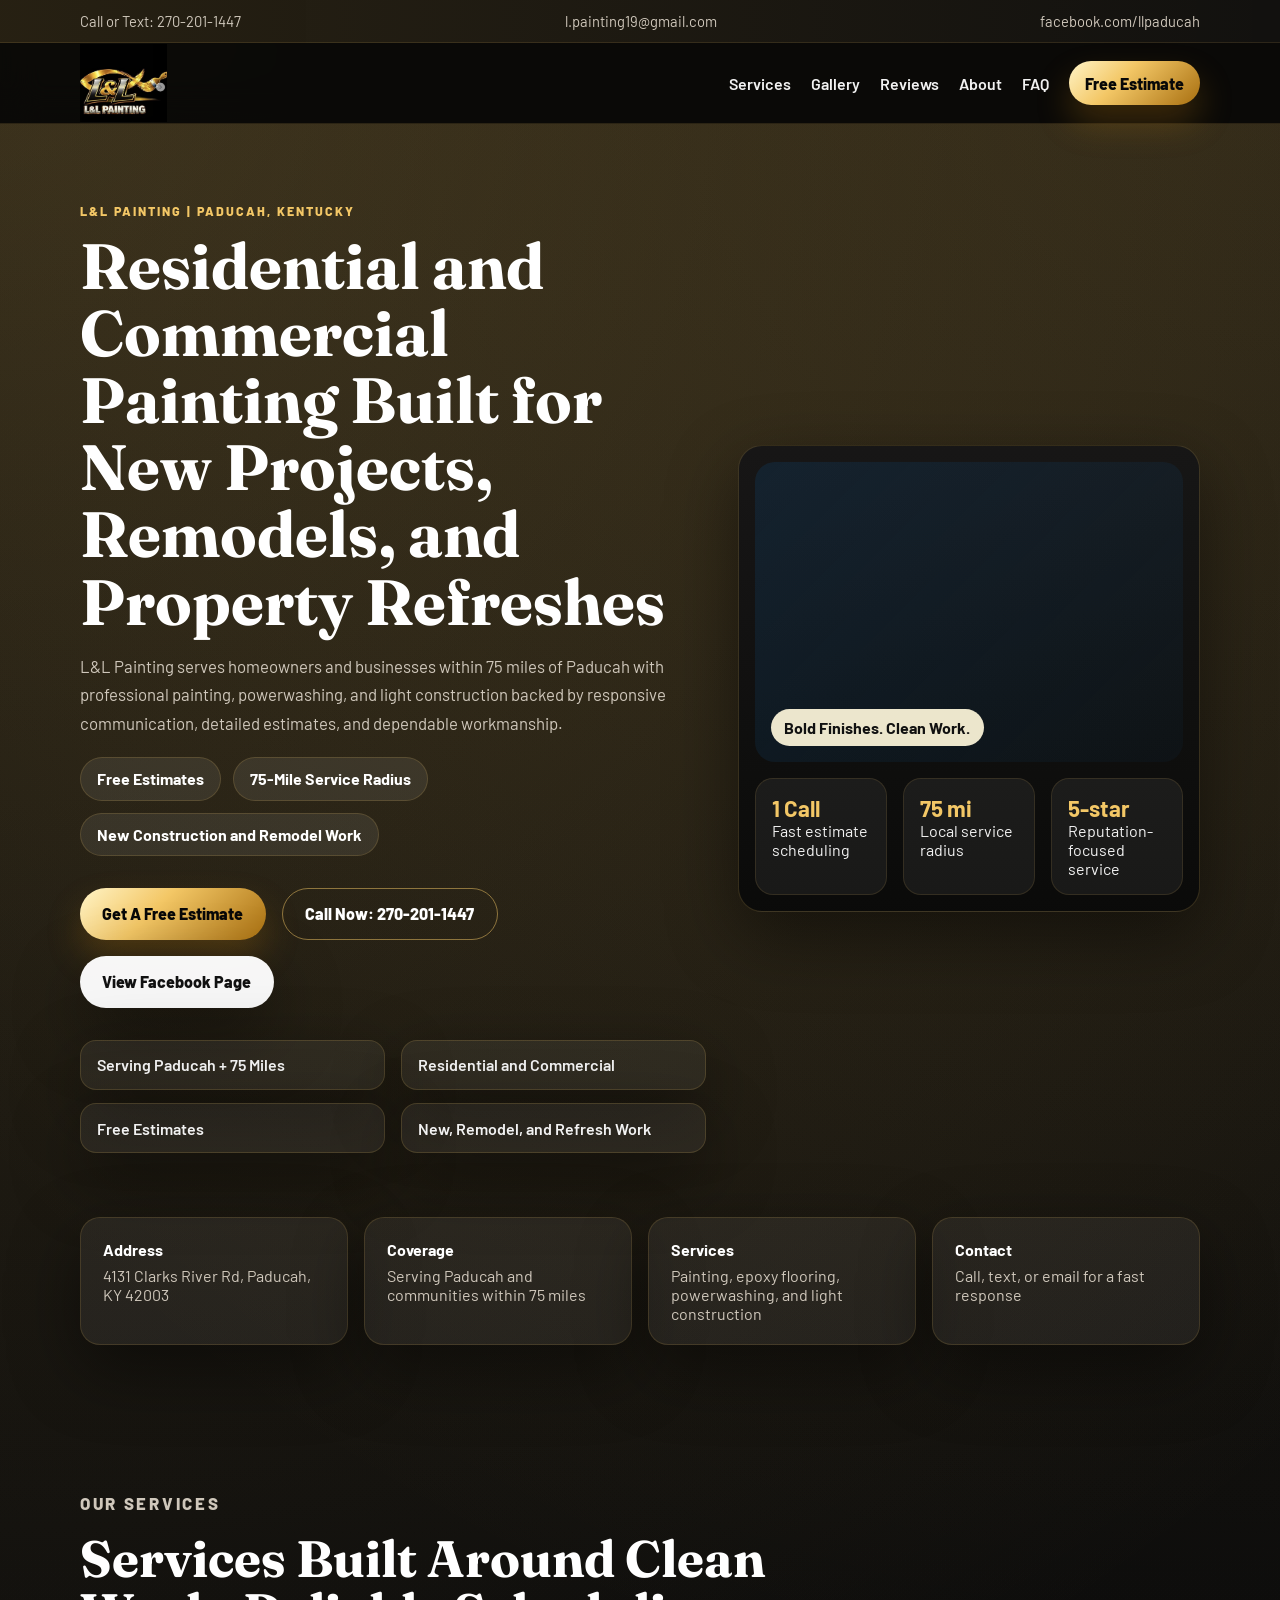
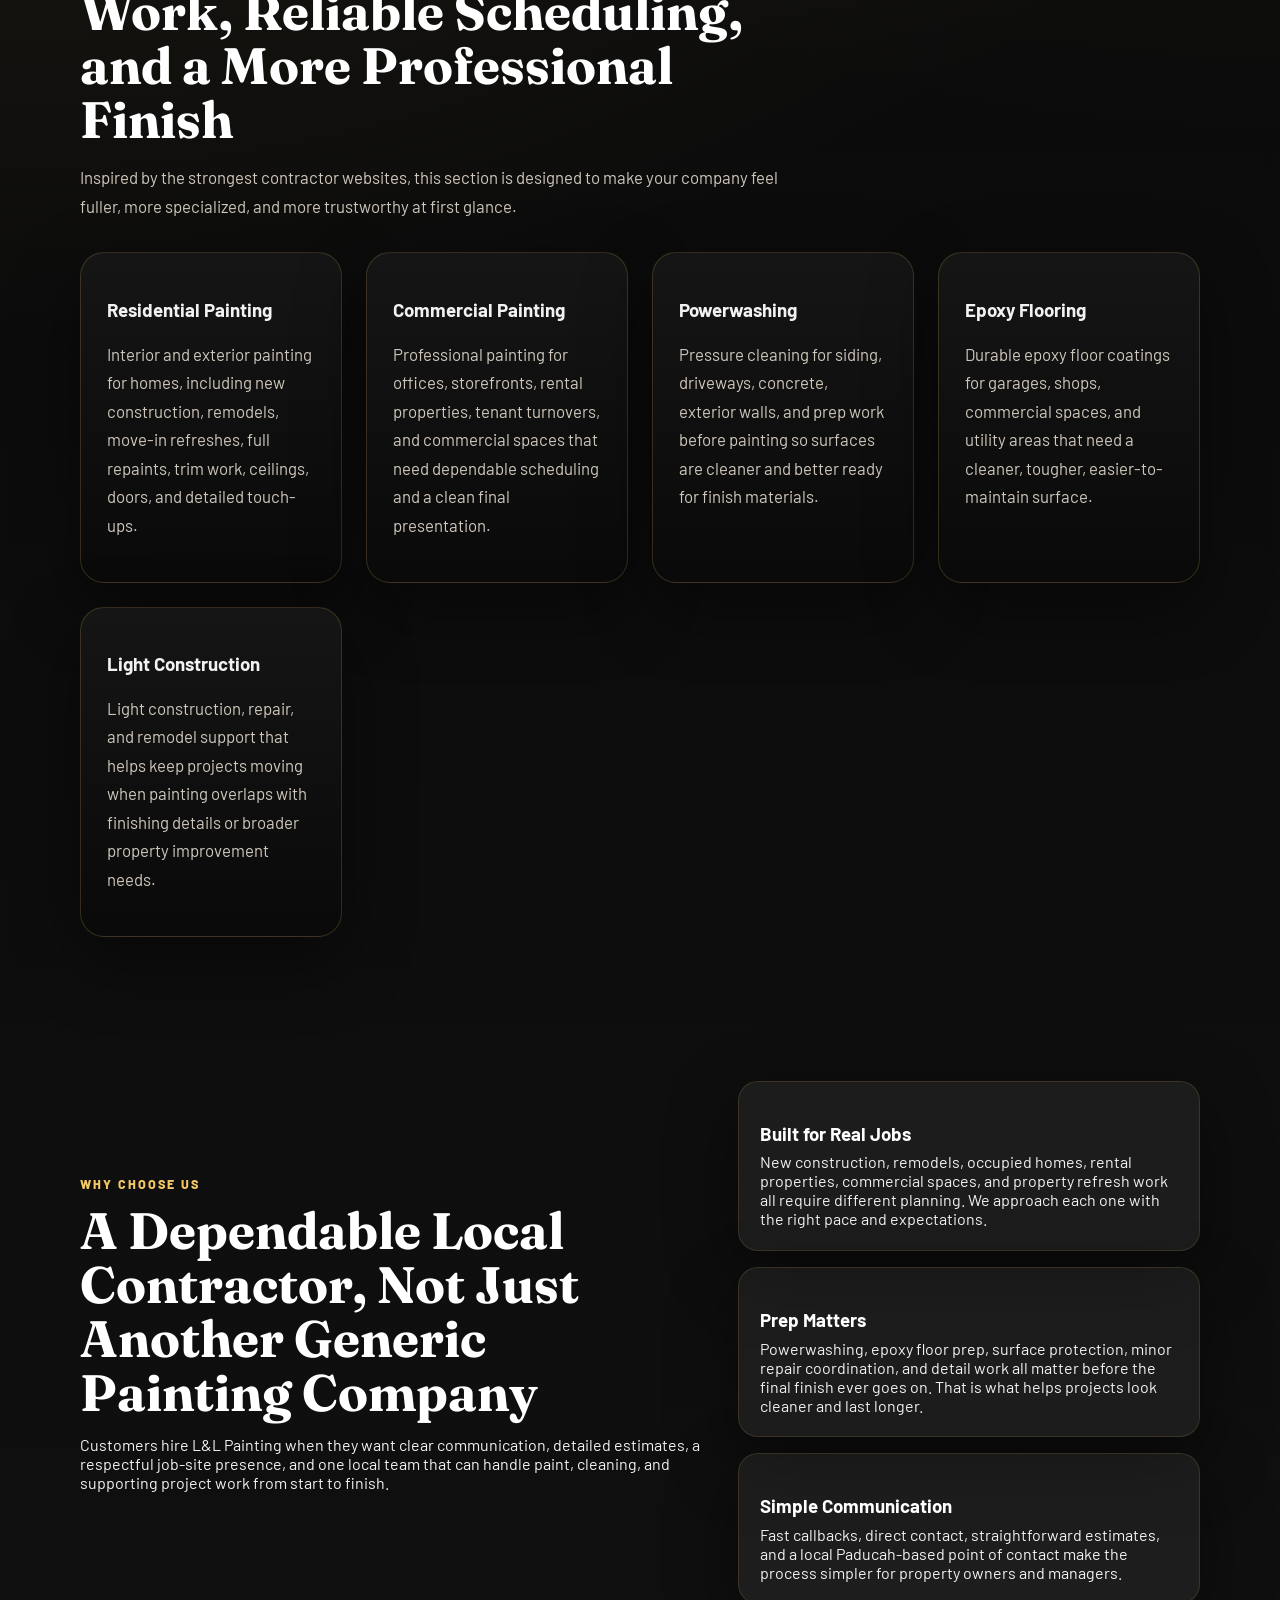
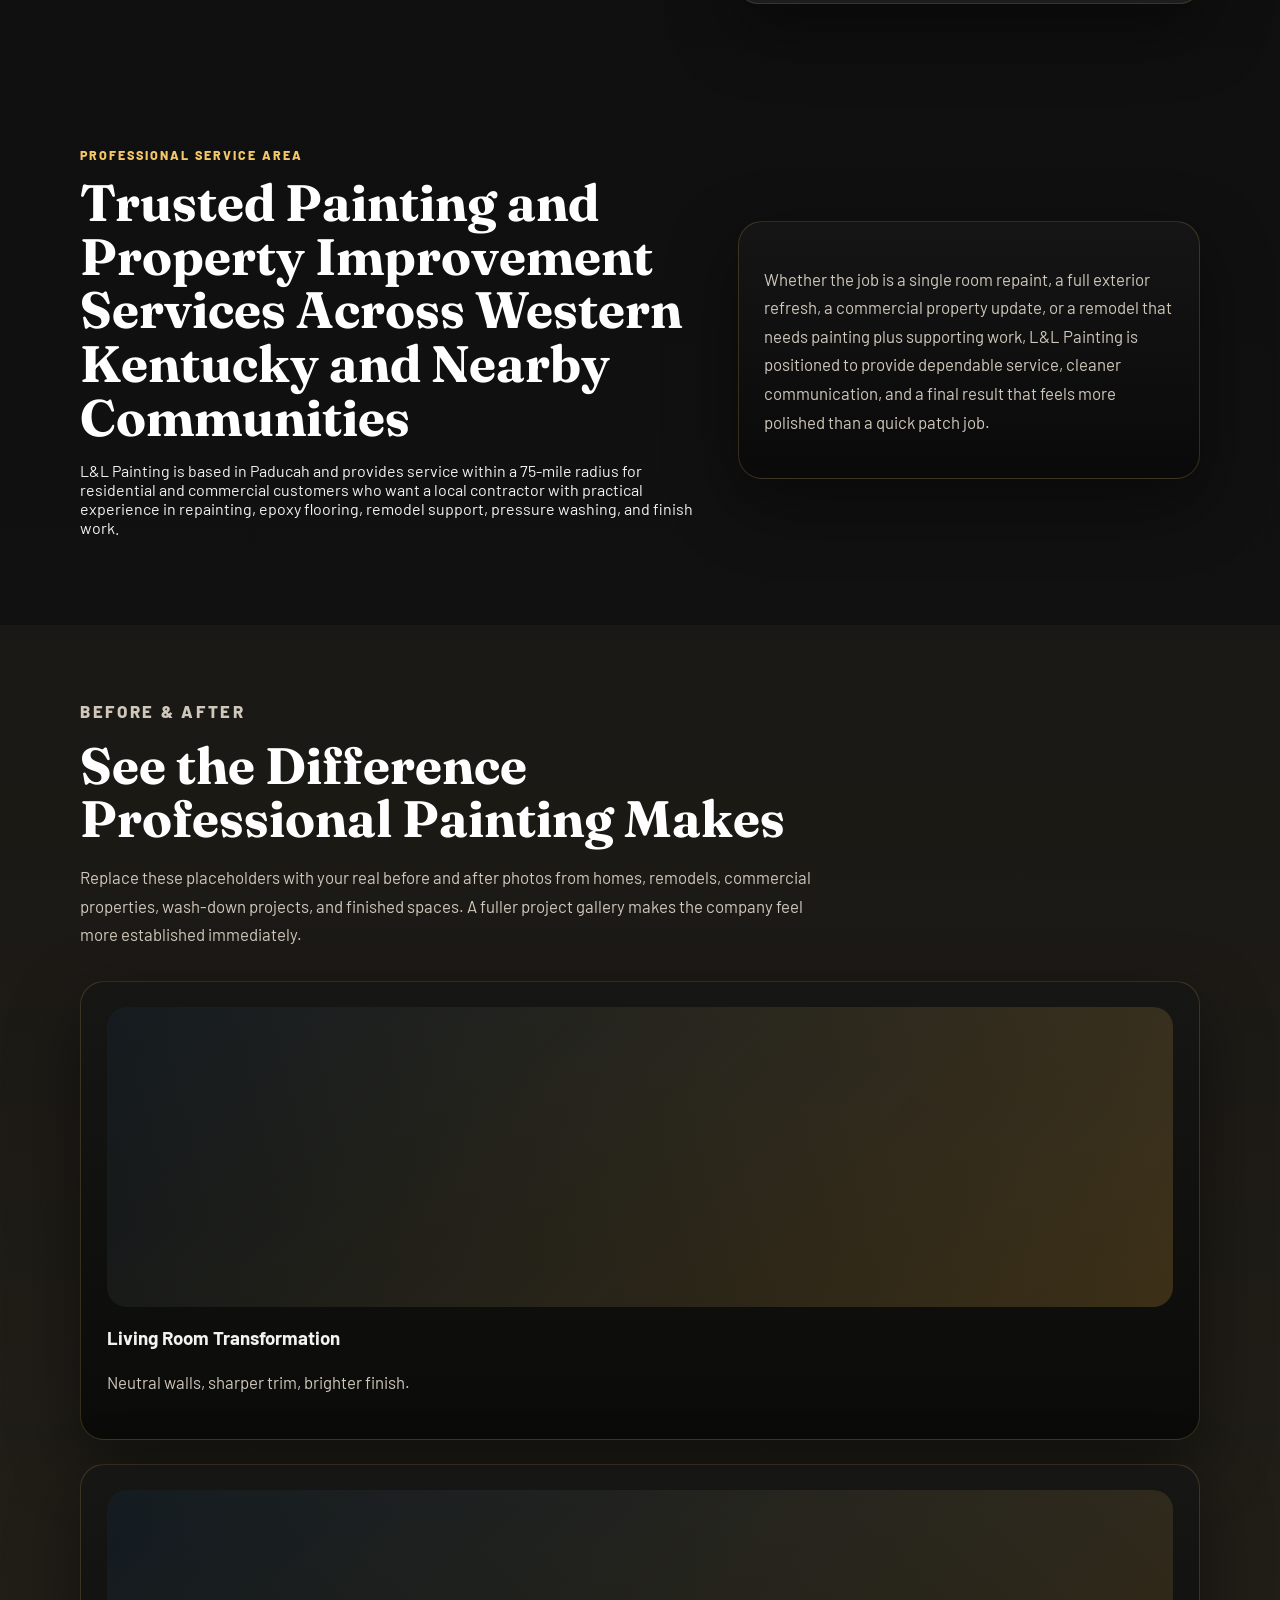
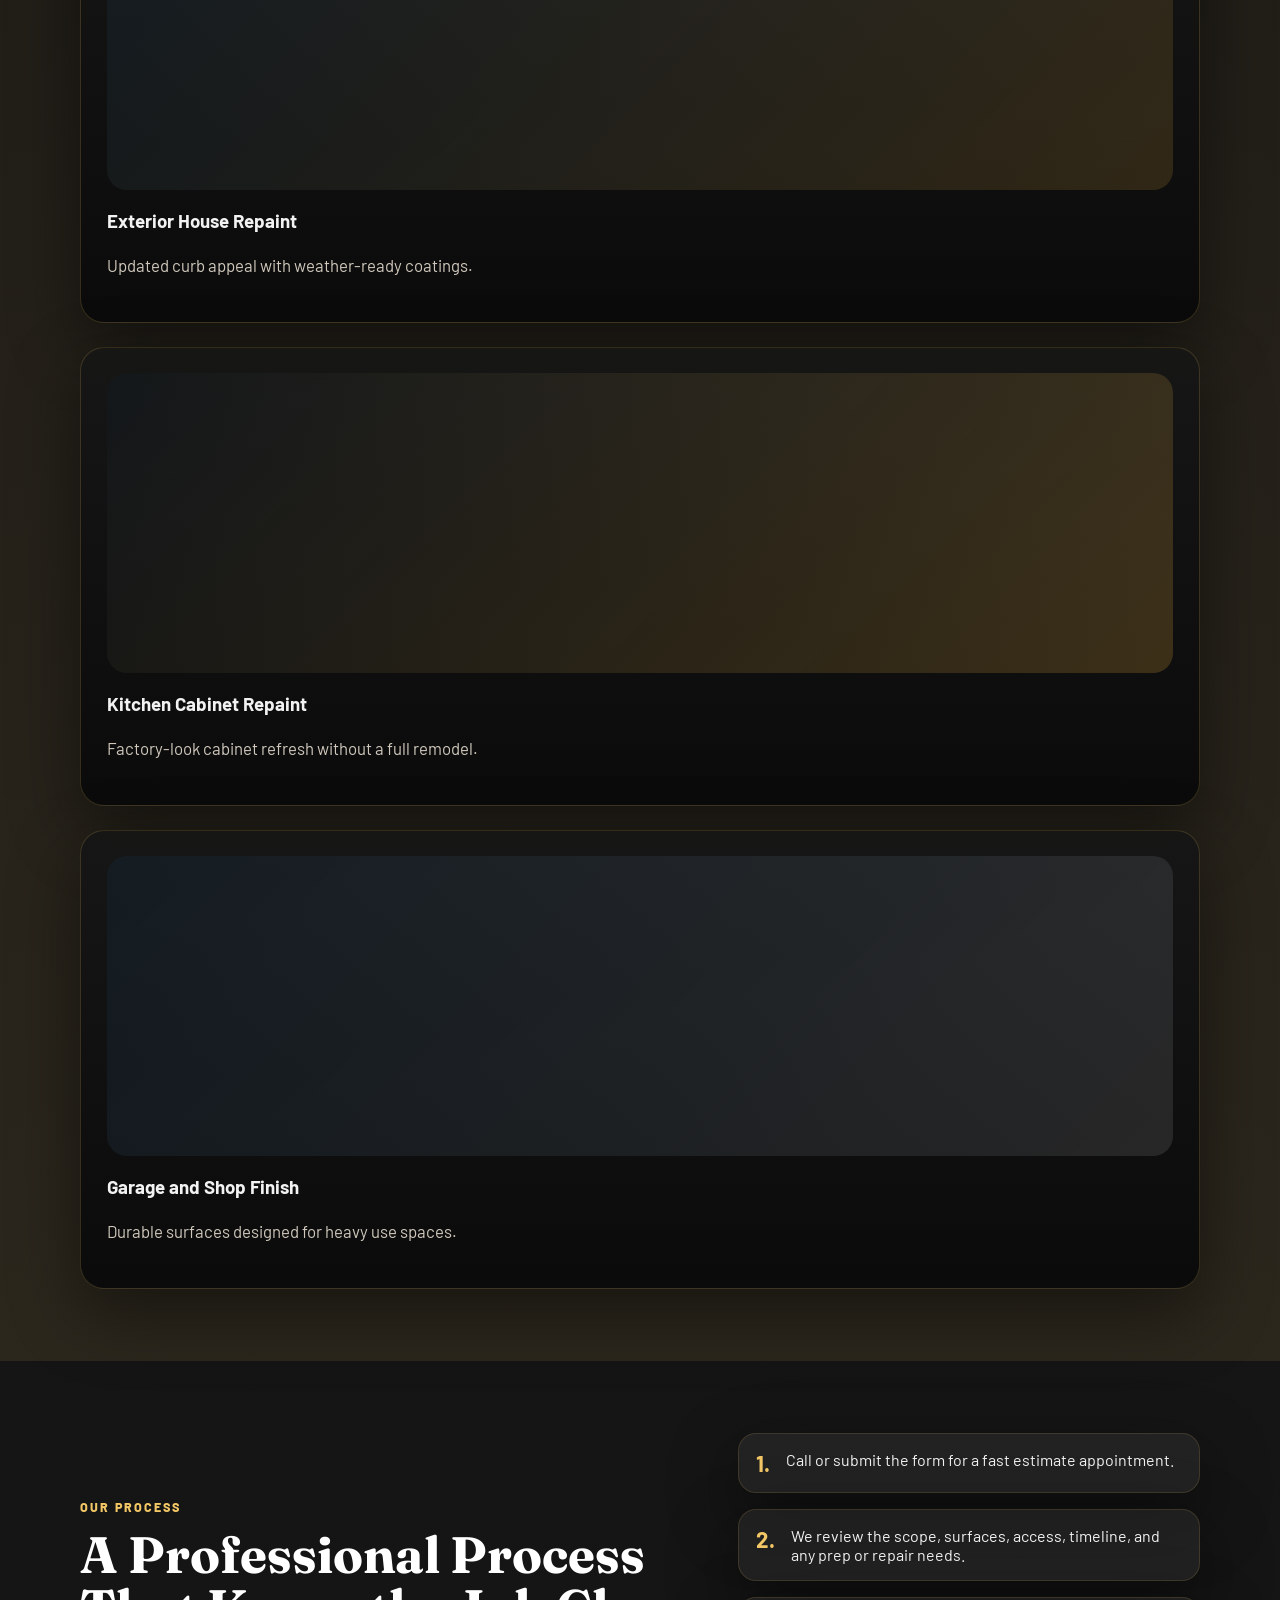
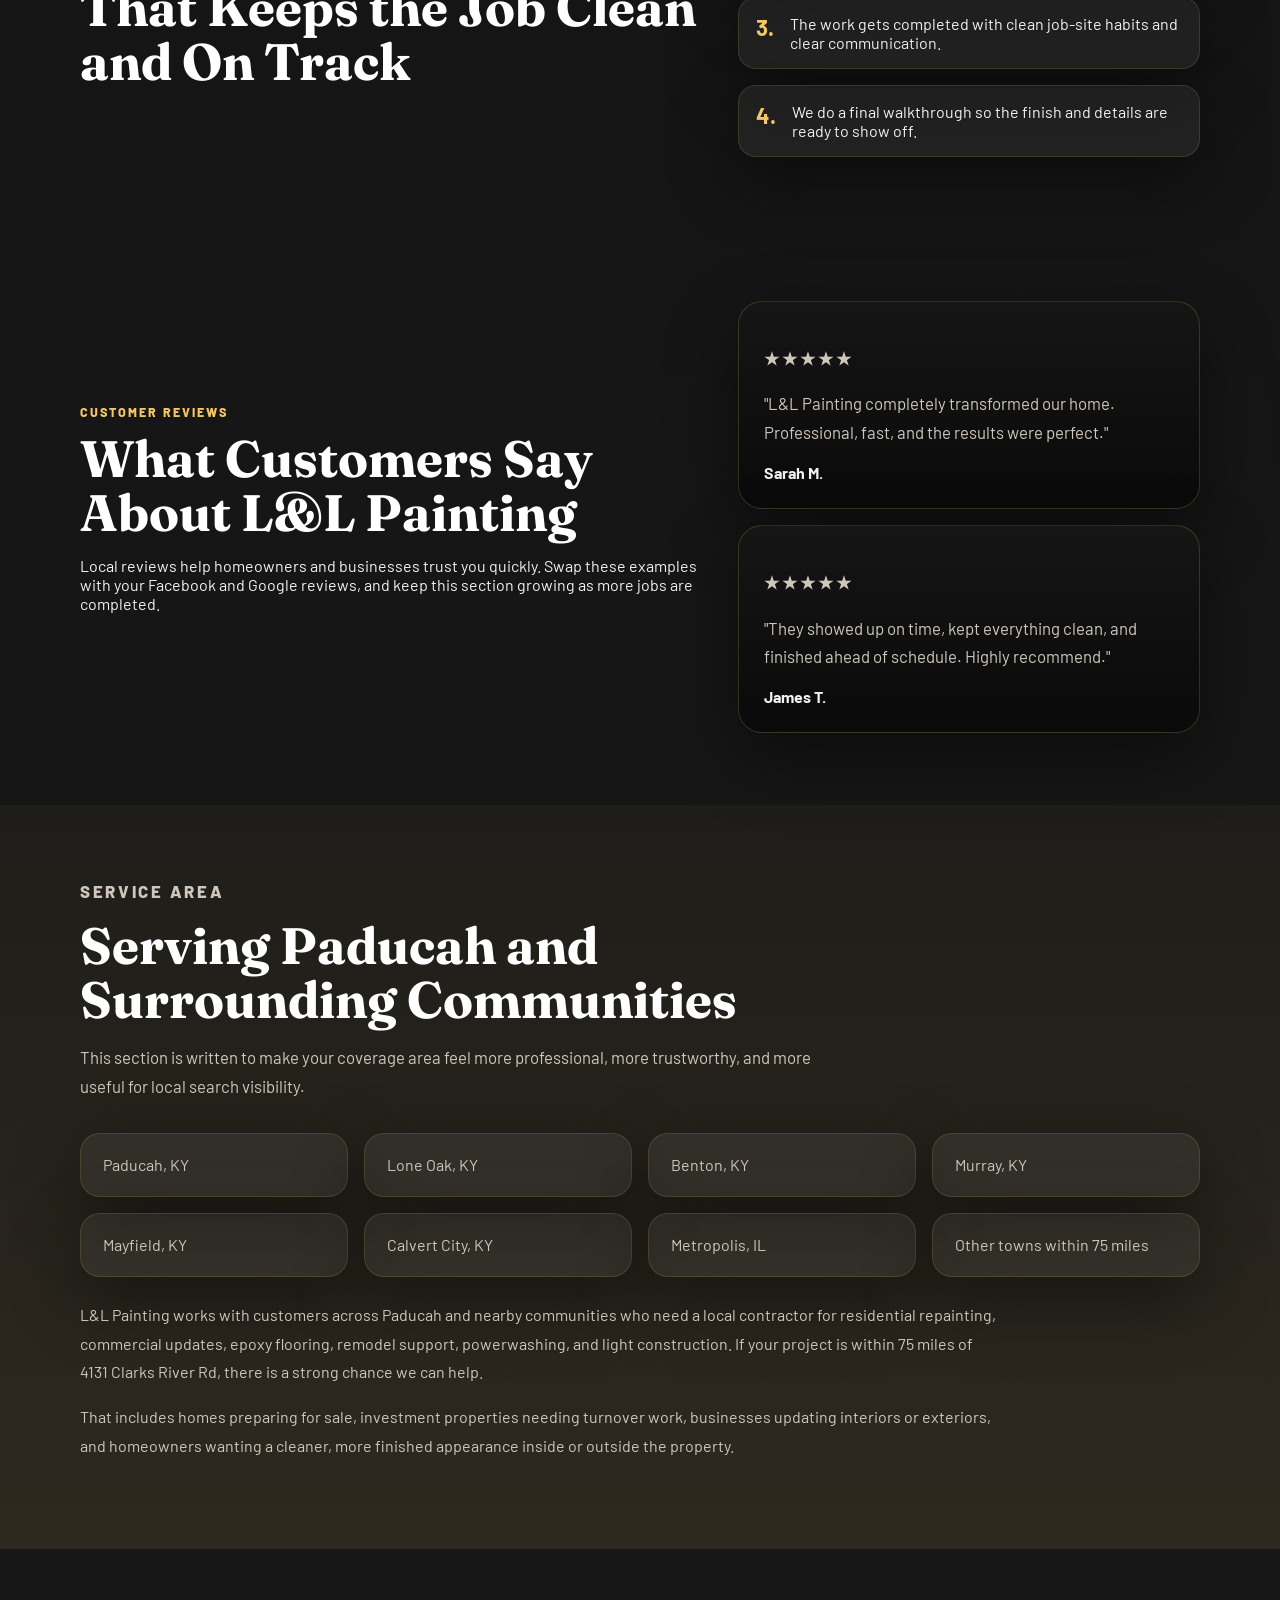
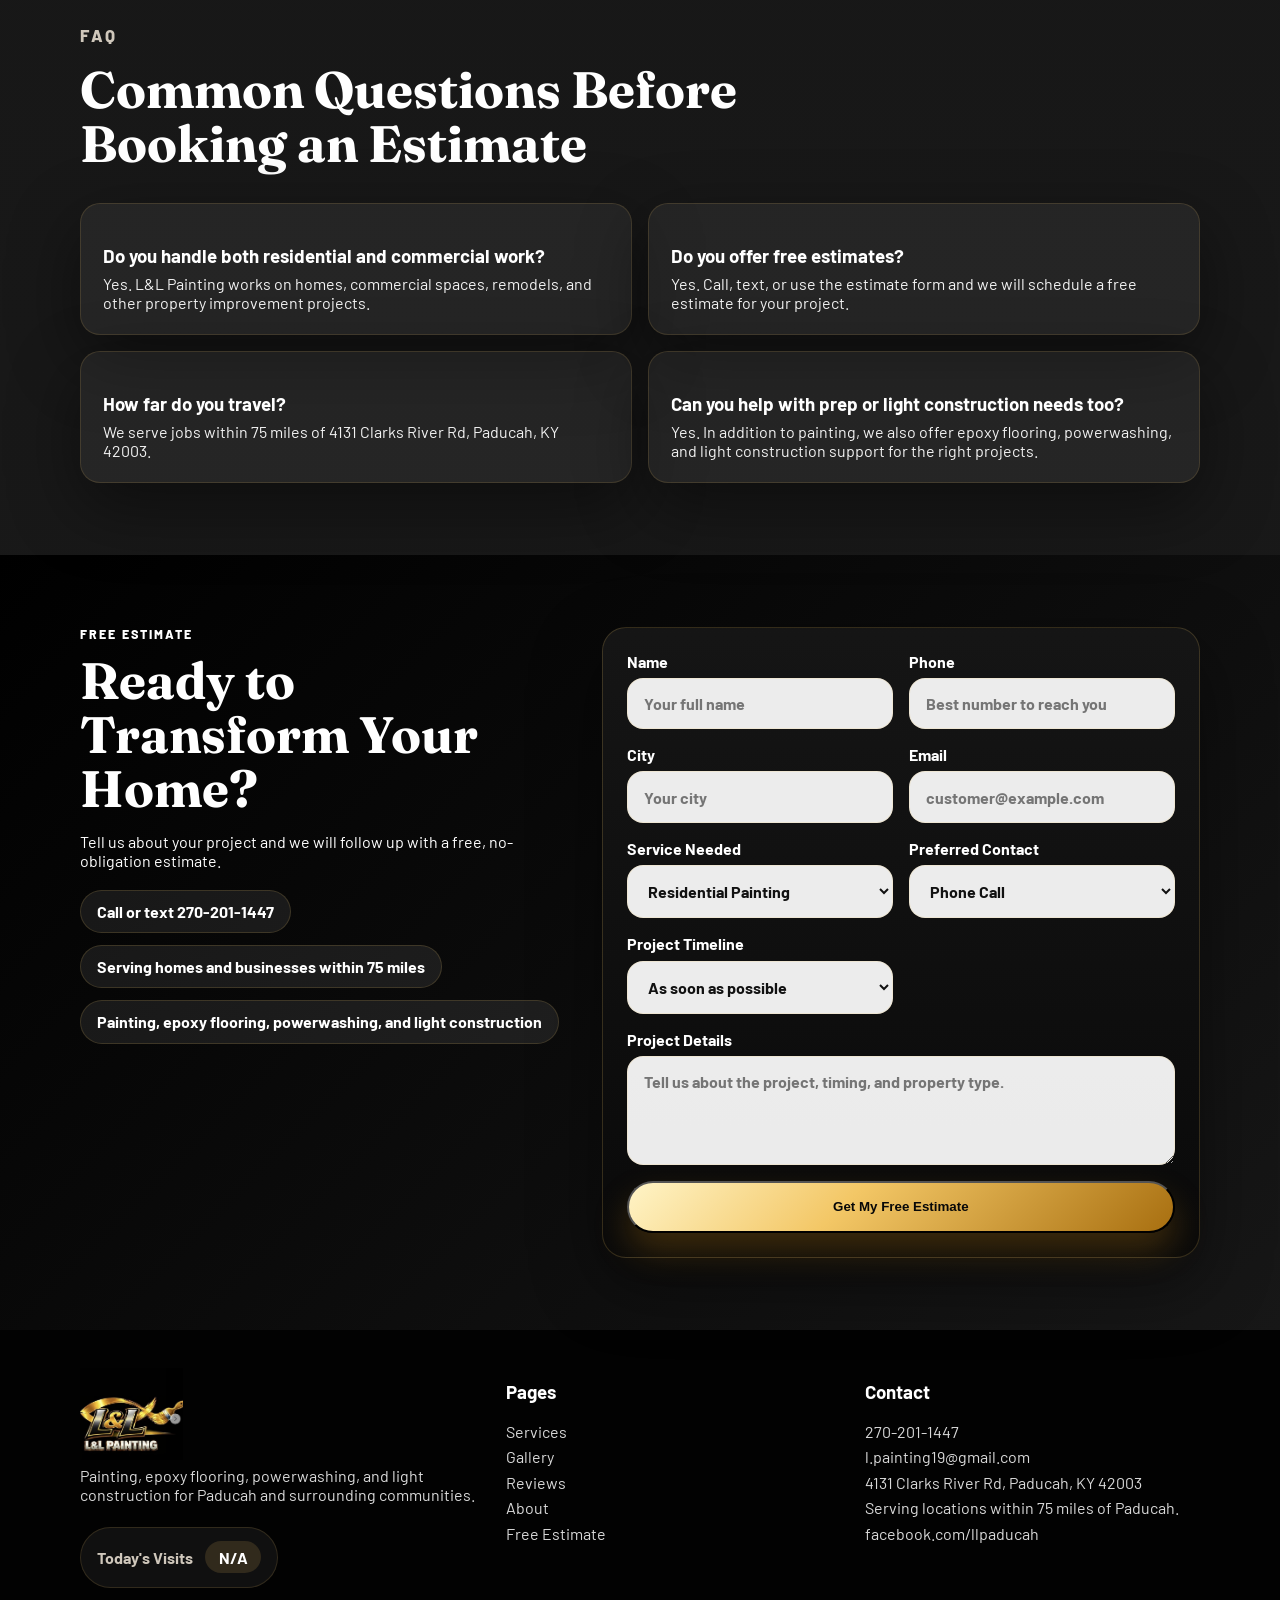
<file: index.html>
<!DOCTYPE html>
<html lang="en">
<head>
  <meta charset="UTF-8">
  <meta name="viewport" content="width=device-width, initial-scale=1.0">
  <title>L&amp;L Painting | Painting, Epoxy Flooring, Powerwashing &amp; Light Construction in Paducah, KY</title>
  <meta name="description" content="L&amp;L Painting serves Paducah, KY and locations within 75 miles with residential and commercial painting, epoxy flooring, new construction and remodel work, powerwashing, and light construction.">
  <meta name="theme-color" content="#103a5d">
  <meta property="og:title" content="L&amp;L Painting | Residential &amp; Commercial Painting in Paducah, KY">
  <meta property="og:description" content="Painting, epoxy flooring, powerwashing, and light construction for residential and commercial projects within 75 miles of Paducah.">
  <meta property="og:type" content="website">
  <link rel="preconnect" href="https://fonts.googleapis.com">
  <link rel="preconnect" href="https://fonts.gstatic.com" crossorigin>
  <link href="https://fonts.googleapis.com/css2?family=Barlow:wght@400;500;600;700;800&family=Fraunces:wght@600;700&display=swap" rel="stylesheet">
  <link rel="stylesheet" href="styles.css">
  <script type="application/ld+json">
    {
      "@context": "https://schema.org",
      "@type": "HousePainter",
      "name": "L&L Painting",
      "description": "Residential and commercial painting, epoxy flooring, powerwashing, and light construction in Paducah, Kentucky and surrounding areas within 75 miles.",
      "telephone": "+1-270-201-1447",
      "areaServed": "Within 75 miles of 4131 Clarks River Rd, Paducah, KY 42003",
      "address": {
        "@type": "PostalAddress",
        "streetAddress": "4131 Clarks River Rd",
        "addressLocality": "Paducah",
        "addressRegion": "KY",
        "postalCode": "42003",
        "addressCountry": "US"
      },
      "url": "https://www.llpainting.com"
    }
  </script>
</head>
<body>
  <div class="site-shell">
    <header class="site-header">
      <div class="topbar">
        <div class="container topbar-grid">
          <a href="tel:+12702011447">Call or Text: 270-201-1447</a>
          <a href="mailto:l.painting19@gmail.com">l.painting19@gmail.com</a>
          <a href="https://www.facebook.com/llpaducah" target="_blank" rel="noreferrer">facebook.com/llpaducah</a>
        </div>
      </div>
      <div class="container nav-wrap">
        <a class="brand" href="index.html">
          <img class="brand-logo" src="logo.png" alt="L&amp;L Painting logo">
        </a>
        <button class="nav-toggle" type="button" aria-expanded="false" aria-controls="site-nav">
          <span></span>
          <span></span>
          <span></span>
        </button>
        <nav class="site-nav" id="site-nav">
          <a href="services.html">Services</a>
          <a href="gallery.html">Gallery</a>
          <a href="reviews.html">Reviews</a>
          <a href="about.html">About</a>
          <a href="#faq">FAQ</a>
          <a href="estimate.html" class="button button-small">Free Estimate</a>
        </nav>
      </div>
    </header>

    <main>
      <section class="hero">
        <div class="container hero-grid">
          <div class="hero-copy">
            <p class="eyebrow">L&amp;L Painting | Paducah, Kentucky</p>
            <h1>Residential and Commercial Painting Built for New Projects, Remodels, and Property Refreshes</h1>
            <p class="hero-text">L&amp;L Painting serves homeowners and businesses within 75 miles of Paducah with professional painting, powerwashing, and light construction backed by responsive communication, detailed estimates, and dependable workmanship.</p>
            <div class="hero-badges">
              <span>Free Estimates</span>
              <span>75-Mile Service Radius</span>
              <span>New Construction and Remodel Work</span>
            </div>
            <div class="hero-actions">
              <a class="button" href="estimate.html">Get A Free Estimate</a>
              <a class="button button-secondary" href="tel:+12702011447">Call Now: 270-201-1447</a>
              <a class="button button-light" href="https://www.facebook.com/llpaducah" target="_blank" rel="noreferrer">View Facebook Page</a>
            </div>
            <ul class="trust-list">
              <li>Serving Paducah + 75 Miles</li>
              <li>Residential and Commercial</li>
              <li>Free Estimates</li>
              <li>New, Remodel, and Refresh Work</li>
            </ul>
          </div>
          <div class="hero-card">
            <div class="hero-photo photo-home">
              <span>Bold Finishes. Clean Work.</span>
            </div>
            <div class="hero-stats">
              <article>
                <strong>1 Call</strong>
                <span>Fast estimate scheduling</span>
              </article>
              <article>
                <strong>75 mi</strong>
                <span>Local service radius</span>
              </article>
              <article>
                <strong>5-star</strong>
                <span>Reputation-focused service</span>
              </article>
            </div>
          </div>
        </div>
      </section>

      <section class="section trust-strip">
        <div class="container trust-strip-grid">
          <article>
            <strong>Address</strong>
            <span>4131 Clarks River Rd, Paducah, KY 42003</span>
          </article>
          <article>
            <strong>Coverage</strong>
            <span>Serving Paducah and communities within 75 miles</span>
          </article>
          <article>
            <strong>Services</strong>
            <span>Painting, epoxy flooring, powerwashing, and light construction</span>
          </article>
          <article>
            <strong>Contact</strong>
            <span>Call, text, or email for a fast response</span>
          </article>
        </div>
      </section>

      <section class="section">
        <div class="container">
          <div class="section-heading">
            <p class="eyebrow">Our Services</p>
            <h2>Services Built Around Clean Work, Reliable Scheduling, and a More Professional Finish</h2>
            <p>Inspired by the strongest contractor websites, this section is designed to make your company feel fuller, more specialized, and more trustworthy at first glance.</p>
          </div>
          <div class="card-grid four-up">
            <article class="service-card">
              <h3>Residential Painting</h3>
              <p>Interior and exterior painting for homes, including new construction, remodels, move-in refreshes, full repaints, trim work, ceilings, doors, and detailed touch-ups.</p>
            </article>
            <article class="service-card">
              <h3>Commercial Painting</h3>
              <p>Professional painting for offices, storefronts, rental properties, tenant turnovers, and commercial spaces that need dependable scheduling and a clean final presentation.</p>
            </article>
            <article class="service-card">
              <h3>Powerwashing</h3>
              <p>Pressure cleaning for siding, driveways, concrete, exterior walls, and prep work before painting so surfaces are cleaner and better ready for finish materials.</p>
            </article>
            <article class="service-card">
              <h3>Epoxy Flooring</h3>
              <p>Durable epoxy floor coatings for garages, shops, commercial spaces, and utility areas that need a cleaner, tougher, easier-to-maintain surface.</p>
            </article>
            <article class="service-card">
              <h3>Light Construction</h3>
              <p>Light construction, repair, and remodel support that helps keep projects moving when painting overlaps with finishing details or broader property improvement needs.</p>
            </article>
          </div>
        </div>
      </section>

      <section class="section">
        <div class="container split">
          <div>
            <p class="eyebrow">Why Choose Us</p>
            <h2>A Dependable Local Contractor, Not Just Another Generic Painting Company</h2>
            <p>Customers hire L&amp;L Painting when they want clear communication, detailed estimates, a respectful job-site presence, and one local team that can handle paint, cleaning, and supporting project work from start to finish.</p>
          </div>
          <div class="feature-stack">
            <article class="feature-card">
              <h3>Built for Real Jobs</h3>
              <p>New construction, remodels, occupied homes, rental properties, commercial spaces, and property refresh work all require different planning. We approach each one with the right pace and expectations.</p>
            </article>
            <article class="feature-card">
              <h3>Prep Matters</h3>
              <p>Powerwashing, epoxy floor prep, surface protection, minor repair coordination, and detail work all matter before the final finish ever goes on. That is what helps projects look cleaner and last longer.</p>
            </article>
            <article class="feature-card">
              <h3>Simple Communication</h3>
              <p>Fast callbacks, direct contact, straightforward estimates, and a local Paducah-based point of contact make the process simpler for property owners and managers.</p>
            </article>
          </div>
        </div>
      </section>

      <section class="section">
        <div class="container split">
          <div>
            <p class="eyebrow">Professional Service Area</p>
            <h2>Trusted Painting and Property Improvement Services Across Western Kentucky and Nearby Communities</h2>
            <p>L&amp;L Painting is based in Paducah and provides service within a 75-mile radius for residential and commercial customers who want a local contractor with practical experience in repainting, epoxy flooring, remodel support, pressure washing, and finish work.</p>
          </div>
          <div class="detail-card">
            <p>Whether the job is a single room repaint, a full exterior refresh, a commercial property update, or a remodel that needs painting plus supporting work, L&amp;L Painting is positioned to provide dependable service, cleaner communication, and a final result that feels more polished than a quick patch job.</p>
          </div>
        </div>
      </section>

      <section class="section section-accent">
        <div class="container">
          <div class="section-heading">
            <p class="eyebrow">Before &amp; After</p>
            <h2>See the Difference Professional Painting Makes</h2>
            <p>Replace these placeholders with your real before and after photos from homes, remodels, commercial properties, wash-down projects, and finished spaces. A fuller project gallery makes the company feel more established immediately.</p>
          </div>
          <div class="gallery-grid">
            <article class="gallery-card">
              <div class="gallery-photo photo-living"></div>
              <h3>Living Room Transformation</h3>
              <p>Neutral walls, sharper trim, brighter finish.</p>
            </article>
            <article class="gallery-card">
              <div class="gallery-photo photo-exterior"></div>
              <h3>Exterior House Repaint</h3>
              <p>Updated curb appeal with weather-ready coatings.</p>
            </article>
            <article class="gallery-card">
              <div class="gallery-photo photo-cabinet"></div>
              <h3>Kitchen Cabinet Repaint</h3>
              <p>Factory-look cabinet refresh without a full remodel.</p>
            </article>
            <article class="gallery-card">
              <div class="gallery-photo photo-garage"></div>
              <h3>Garage and Shop Finish</h3>
              <p>Durable surfaces designed for heavy use spaces.</p>
            </article>
          </div>
        </div>
      </section>

      <section class="section">
        <div class="container split">
          <div>
            <p class="eyebrow">Our Process</p>
            <h2>A Professional Process That Keeps the Job Clean and On Track</h2>
          </div>
          <div class="steps">
            <article><strong>1.</strong><span>Call or submit the form for a fast estimate appointment.</span></article>
            <article><strong>2.</strong><span>We review the scope, surfaces, access, timeline, and any prep or repair needs.</span></article>
            <article><strong>3.</strong><span>The work gets completed with clean job-site habits and clear communication.</span></article>
            <article><strong>4.</strong><span>We do a final walkthrough so the finish and details are ready to show off.</span></article>
          </div>
        </div>
      </section>

      <section class="section">
        <div class="container split">
          <div>
            <p class="eyebrow">Customer Reviews</p>
            <h2>What Customers Say About L&amp;L Painting</h2>
            <p>Local reviews help homeowners and businesses trust you quickly. Swap these examples with your Facebook and Google reviews, and keep this section growing as more jobs are completed.</p>
          </div>
          <div class="review-stack">
            <article class="review-card">
              <p class="stars">★★★★★</p>
              <p>"L&amp;L Painting completely transformed our home. Professional, fast, and the results were perfect."</p>
              <strong>Sarah M.</strong>
            </article>
            <article class="review-card">
              <p class="stars">★★★★★</p>
              <p>"They showed up on time, kept everything clean, and finished ahead of schedule. Highly recommend."</p>
              <strong>James T.</strong>
            </article>
          </div>
        </div>
      </section>

      <section class="section section-accent">
        <div class="container">
          <div class="section-heading">
            <p class="eyebrow">Service Area</p>
            <h2>Serving Paducah and Surrounding Communities</h2>
            <p>This section is written to make your coverage area feel more professional, more trustworthy, and more useful for local search visibility.</p>
          </div>
          <div class="location-grid">
            <article class="location-card">Paducah, KY</article>
            <article class="location-card">Lone Oak, KY</article>
            <article class="location-card">Benton, KY</article>
            <article class="location-card">Murray, KY</article>
            <article class="location-card">Mayfield, KY</article>
            <article class="location-card">Calvert City, KY</article>
            <article class="location-card">Metropolis, IL</article>
            <article class="location-card">Other towns within 75 miles</article>
          </div>
          <div class="service-area-copy">
            <p>L&amp;L Painting works with customers across Paducah and nearby communities who need a local contractor for residential repainting, commercial updates, epoxy flooring, remodel support, powerwashing, and light construction. If your project is within 75 miles of 4131 Clarks River Rd, there is a strong chance we can help.</p>
            <p>That includes homes preparing for sale, investment properties needing turnover work, businesses updating interiors or exteriors, and homeowners wanting a cleaner, more finished appearance inside or outside the property.</p>
          </div>
        </div>
      </section>

      <section class="section" id="faq">
        <div class="container">
          <div class="section-heading">
            <p class="eyebrow">FAQ</p>
            <h2>Common Questions Before Booking an Estimate</h2>
          </div>
          <div class="faq-list">
            <article class="faq-card">
              <h3>Do you handle both residential and commercial work?</h3>
              <p>Yes. L&amp;L Painting works on homes, commercial spaces, remodels, and other property improvement projects.</p>
            </article>
            <article class="faq-card">
              <h3>Do you offer free estimates?</h3>
              <p>Yes. Call, text, or use the estimate form and we will schedule a free estimate for your project.</p>
            </article>
            <article class="faq-card">
              <h3>How far do you travel?</h3>
              <p>We serve jobs within 75 miles of 4131 Clarks River Rd, Paducah, KY 42003.</p>
            </article>
            <article class="faq-card">
              <h3>Can you help with prep or light construction needs too?</h3>
              <p>Yes. In addition to painting, we also offer epoxy flooring, powerwashing, and light construction support for the right projects.</p>
            </article>
          </div>
        </div>
      </section>

      <section class="section section-dark">
        <div class="container cta-band">
          <div>
            <p class="eyebrow">Free Estimate</p>
            <h2>Ready to Transform Your Home?</h2>
            <p>Tell us about your project and we will follow up with a free, no-obligation estimate.</p>
            <ul class="cta-points">
              <li>Call or text 270-201-1447</li>
              <li>Serving homes and businesses within 75 miles</li>
              <li>Painting, epoxy flooring, powerwashing, and light construction</li>
            </ul>
          </div>
          <form class="lead-form" action="https://formsubmit.co/qrcmaxon@gmail.com" method="POST">
            <input type="hidden" name="_subject" value="New L&amp;L Painting Lead">
            <input type="hidden" name="_captcha" value="false">
            <label>
              Name
              <input type="text" name="name" placeholder="Your full name" required>
            </label>
            <label>
              Phone
              <input type="tel" name="phone" placeholder="Best number to reach you" required>
            </label>
            <label>
              City
              <input type="text" name="city" placeholder="Your city" required>
            </label>
            <label>
              Email
              <input type="email" name="email" placeholder="customer@example.com">
            </label>
            <label>
              Service Needed
              <select name="service">
                <option>Residential Painting</option>
                <option>Commercial Painting</option>
                <option>New Construction Painting</option>
                <option>Remodel Painting</option>
                <option>Epoxy Flooring</option>
                <option>Powerwashing</option>
                <option>Light Construction</option>
              </select>
            </label>
            <label>
              Preferred Contact
              <select name="preferred_contact">
                <option>Phone Call</option>
                <option>Text Message</option>
                <option>Email</option>
              </select>
            </label>
            <label>
              Project Timeline
              <select name="timeline">
                <option>As soon as possible</option>
                <option>Within 2 weeks</option>
                <option>This month</option>
                <option>Just gathering quotes</option>
              </select>
            </label>
            <label class="full-width">
              Project Details
              <textarea name="details" rows="4" placeholder="Tell us about the project, timing, and property type."></textarea>
            </label>
            <button class="button full-width" type="submit">Get My Free Estimate</button>
          </form>
        </div>
      </section>
    </main>

    <footer class="site-footer">
      <div class="container footer-grid">
        <div>
          <a class="brand" href="index.html">
            <img class="brand-logo brand-logo-footer" src="logo.png" alt="L&amp;L Painting logo">
          </a>
          <p>Painting, epoxy flooring, powerwashing, and light construction for Paducah and surrounding communities.</p>
          <div class="visitor-counter">
            <span>Today's Visits</span>
            <span class="visitor-counter-value" aria-live="polite">...</span>
          </div>
        </div>
        <div>
          <h3>Pages</h3>
          <a href="services.html">Services</a>
          <a href="gallery.html">Gallery</a>
          <a href="reviews.html">Reviews</a>
          <a href="about.html">About</a>
          <a href="estimate.html">Free Estimate</a>
        </div>
        <div>
          <h3>Contact</h3>
          <a href="tel:+12702011447">270-201-1447</a>
          <a href="mailto:l.painting19@gmail.com">l.painting19@gmail.com</a>
          <p>4131 Clarks River Rd, Paducah, KY 42003</p>
          <p>Serving locations within 75 miles of Paducah.</p>
          <a href="https://www.facebook.com/llpaducah" target="_blank" rel="noreferrer">facebook.com/llpaducah</a>
        </div>
      </div>
    </footer>
  </div>
  <div class="mobile-cta">
    <a href="tel:+12702011447">Call Now</a>
    <a href="sms:+12702011447">Text Quote</a>
    <a href="estimate.html">Free Estimate</a>
  </div>
  <script src="script.js"></script>
</body>
</html>
</file>
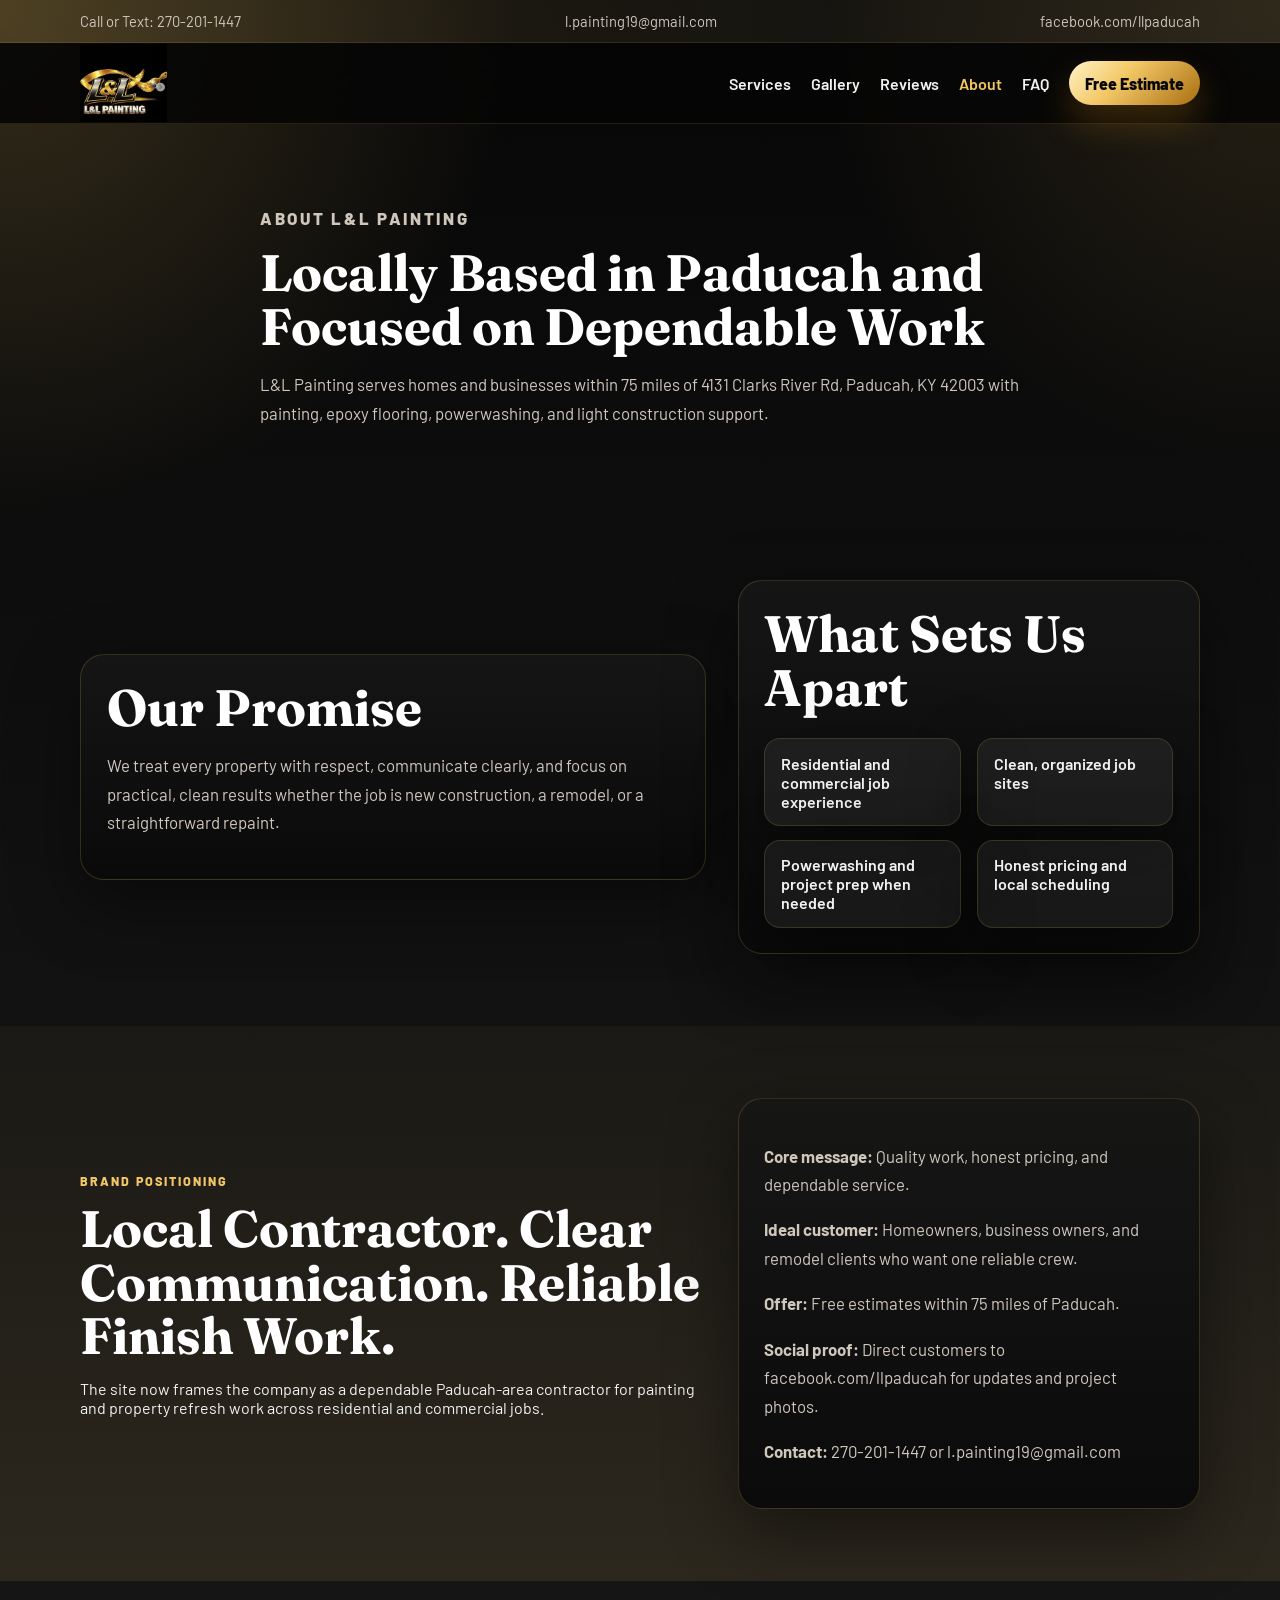
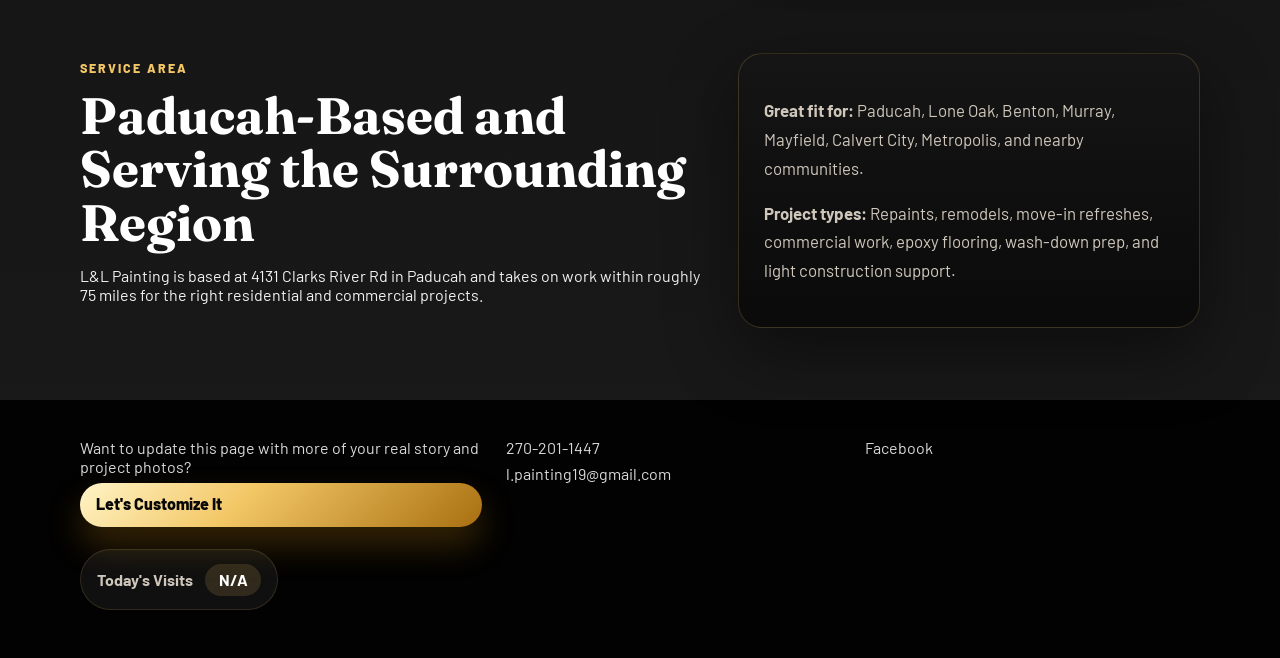
<file: about.html>
<!DOCTYPE html>
<html lang="en">
<head>
  <meta charset="UTF-8">
  <meta name="viewport" content="width=device-width, initial-scale=1.0">
  <title>About | L&amp;L Painting</title>
  <meta name="description" content="Learn about L&amp;L Painting in Paducah, KY and our residential, commercial, remodel, and property improvement services.">
  <link rel="preconnect" href="https://fonts.googleapis.com">
  <link rel="preconnect" href="https://fonts.gstatic.com" crossorigin>
  <link href="https://fonts.googleapis.com/css2?family=Barlow:wght@400;500;600;700;800&family=Fraunces:wght@600;700&display=swap" rel="stylesheet">
  <link rel="stylesheet" href="styles.css">
</head>
<body>
  <div class="topbar">
    <div class="container topbar-grid">
      <a href="tel:+12702011447">Call or Text: 270-201-1447</a>
      <a href="mailto:l.painting19@gmail.com">l.painting19@gmail.com</a>
      <a href="https://www.facebook.com/llpaducah" target="_blank" rel="noreferrer">facebook.com/llpaducah</a>
    </div>
  </div>
  <header class="site-header compact">
    <div class="container nav-wrap">
      <a class="brand" href="index.html"><img class="brand-logo" src="logo.png" alt="L&amp;L Painting logo"></a>
      <button class="nav-toggle" type="button" aria-expanded="false" aria-controls="site-nav"><span></span><span></span><span></span></button>
      <nav class="site-nav" id="site-nav">
        <a href="services.html">Services</a>
        <a href="gallery.html">Gallery</a>
        <a href="reviews.html">Reviews</a>
        <a href="about.html" class="active">About</a>
        <a href="index.html#faq">FAQ</a>
        <a href="estimate.html" class="button button-small">Free Estimate</a>
      </nav>
    </div>
  </header>
  <main>
    <section class="page-hero">
      <div class="container narrow">
        <p class="eyebrow">About L&amp;L Painting</p>
        <h1>Locally Based in Paducah and Focused on Dependable Work</h1>
        <p>L&amp;L Painting serves homes and businesses within 75 miles of 4131 Clarks River Rd, Paducah, KY 42003 with painting, epoxy flooring, powerwashing, and light construction support.</p>
      </div>
    </section>
    <section class="section">
      <div class="container split">
        <div class="detail-card">
          <h2>Our Promise</h2>
          <p>We treat every property with respect, communicate clearly, and focus on practical, clean results whether the job is new construction, a remodel, or a straightforward repaint.</p>
        </div>
        <div class="detail-card">
          <h2>What Sets Us Apart</h2>
          <ul class="check-list">
            <li>Residential and commercial job experience</li>
            <li>Clean, organized job sites</li>
            <li>Powerwashing and project prep when needed</li>
            <li>Honest pricing and local scheduling</li>
          </ul>
        </div>
      </div>
    </section>
    <section class="section section-accent">
      <div class="container split">
        <div>
          <p class="eyebrow">Brand Positioning</p>
          <h2>Local Contractor. Clear Communication. Reliable Finish Work.</h2>
          <p>The site now frames the company as a dependable Paducah-area contractor for painting and property refresh work across residential and commercial jobs.</p>
        </div>
        <div class="detail-card">
          <p><strong>Core message:</strong> Quality work, honest pricing, and dependable service.</p>
          <p><strong>Ideal customer:</strong> Homeowners, business owners, and remodel clients who want one reliable crew.</p>
          <p><strong>Offer:</strong> Free estimates within 75 miles of Paducah.</p>
          <p><strong>Social proof:</strong> Direct customers to <a href="https://www.facebook.com/llpaducah" target="_blank" rel="noreferrer">facebook.com/llpaducah</a> for updates and project photos.</p>
          <p><strong>Contact:</strong> 270-201-1447 or <a href="mailto:l.painting19@gmail.com">l.painting19@gmail.com</a></p>
        </div>
      </div>
    </section>
    <section class="section">
      <div class="container split">
        <div>
          <p class="eyebrow">Service Area</p>
          <h2>Paducah-Based and Serving the Surrounding Region</h2>
          <p>L&amp;L Painting is based at 4131 Clarks River Rd in Paducah and takes on work within roughly 75 miles for the right residential and commercial projects.</p>
        </div>
        <div class="detail-card">
          <p><strong>Great fit for:</strong> Paducah, Lone Oak, Benton, Murray, Mayfield, Calvert City, Metropolis, and nearby communities.</p>
          <p><strong>Project types:</strong> Repaints, remodels, move-in refreshes, commercial work, epoxy flooring, wash-down prep, and light construction support.</p>
        </div>
      </div>
    </section>
  </main>
  <footer class="site-footer">
    <div class="container footer-grid">
      <div><p>Want to update this page with more of your real story and project photos?</p><a class="button button-small" href="estimate.html">Let's Customize It</a><div class="visitor-counter"><span>Today's Visits</span><span class="visitor-counter-value" aria-live="polite">...</span></div></div>
      <div><a href="tel:+12702011447">270-201-1447</a><a href="mailto:l.painting19@gmail.com">l.painting19@gmail.com</a></div>
      <div><a href="https://www.facebook.com/llpaducah" target="_blank" rel="noreferrer">Facebook</a></div>
    </div>
  </footer>
  <div class="mobile-cta">
    <a href="tel:+12702011447">Call Now</a>
    <a href="sms:+12702011447">Text Quote</a>
    <a href="estimate.html">Free Estimate</a>
  </div>
  <script src="script.js"></script>
</body>
</html>
</file>
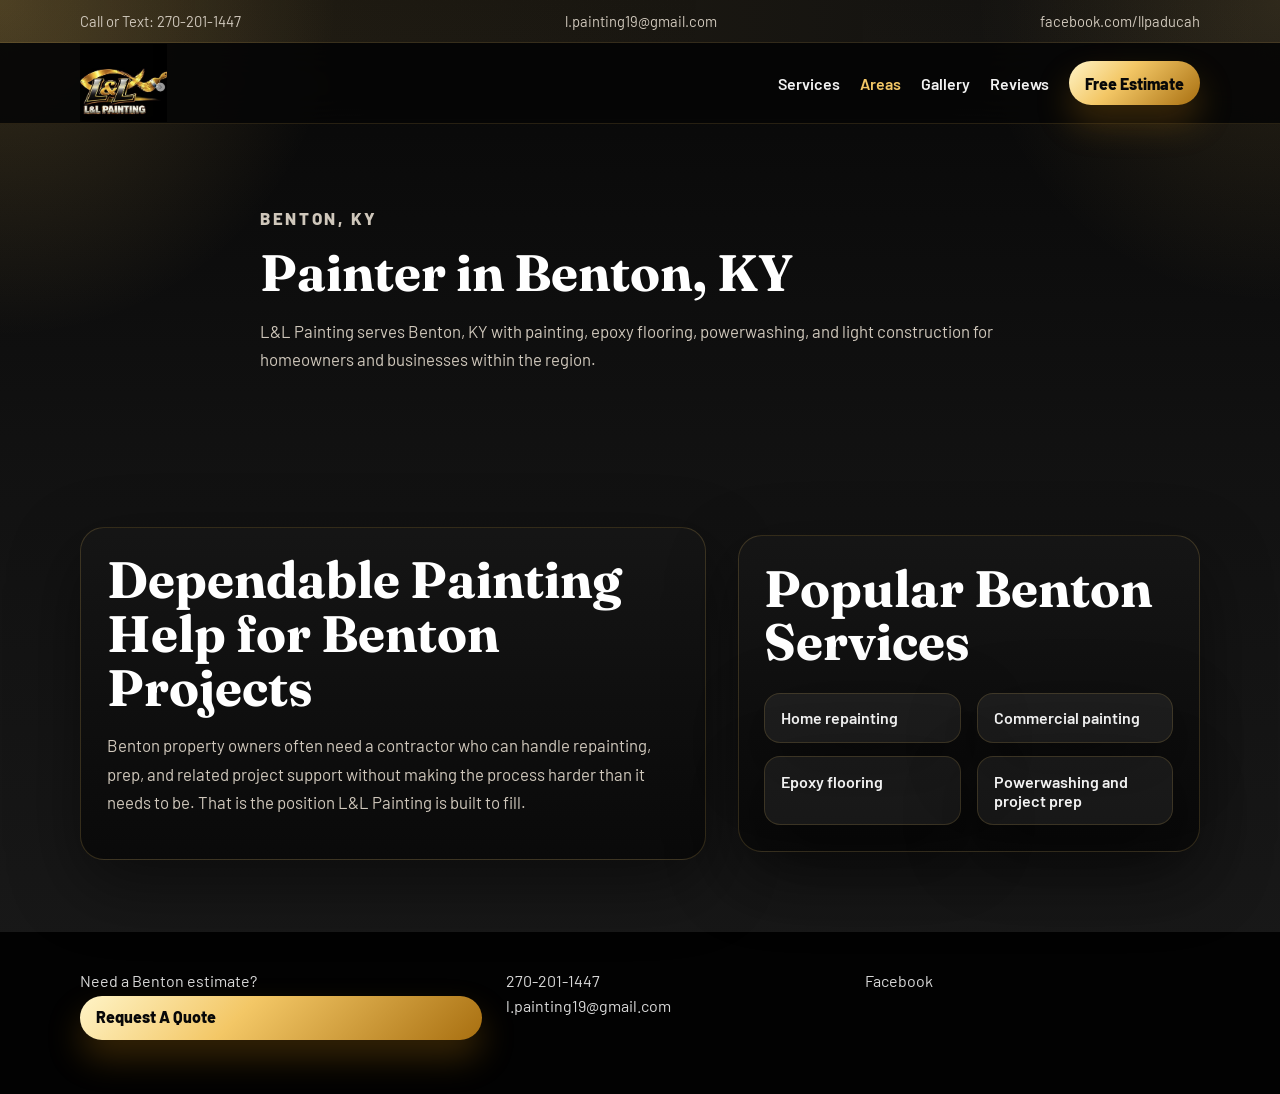
<file: benton-painting.html>
<!DOCTYPE html>
<html lang="en">
<head>
  <meta charset="UTF-8">
  <meta name="viewport" content="width=device-width, initial-scale=1.0">
  <title>Painter in Benton, KY | L&amp;L Painting</title>
  <meta name="description" content="Looking for a painter in Benton, KY? L&amp;L Painting offers residential and commercial painting, epoxy flooring, powerwashing, and light construction in Benton and nearby areas.">
  <link rel="preconnect" href="https://fonts.googleapis.com">
  <link rel="preconnect" href="https://fonts.gstatic.com" crossorigin>
  <link href="https://fonts.googleapis.com/css2?family=Barlow:wght@400;500;600;700;800&family=Fraunces:wght@600;700&display=swap" rel="stylesheet">
  <link rel="stylesheet" href="styles.css">
</head>
<body>
  <div class="topbar"><div class="container topbar-grid"><a href="tel:+12702011447">Call or Text: 270-201-1447</a><a href="mailto:l.painting19@gmail.com">l.painting19@gmail.com</a><a href="https://www.facebook.com/llpaducah" target="_blank" rel="noreferrer">facebook.com/llpaducah</a></div></div>
  <header class="site-header compact"><div class="container nav-wrap"><a class="brand" href="index.html"><img class="brand-logo" src="logo.png" alt="L&amp;L Painting logo"></a><button class="nav-toggle" type="button" aria-expanded="false" aria-controls="site-nav"><span></span><span></span><span></span></button><nav class="site-nav" id="site-nav"><a href="services.html">Services</a><a href="service-areas.html" class="active">Areas</a><a href="gallery.html">Gallery</a><a href="reviews.html">Reviews</a><a href="estimate.html" class="button button-small">Free Estimate</a></nav></div></header>
  <main><section class="page-hero"><div class="container narrow"><p class="eyebrow">Benton, KY</p><h1>Painter in Benton, KY</h1><p>L&amp;L Painting serves Benton, KY with painting, epoxy flooring, powerwashing, and light construction for homeowners and businesses within the region.</p></div></section><section class="section"><div class="container split"><div class="detail-card"><h2>Dependable Painting Help for Benton Projects</h2><p>Benton property owners often need a contractor who can handle repainting, prep, and related project support without making the process harder than it needs to be. That is the position L&amp;L Painting is built to fill.</p></div><div class="detail-card"><h2>Popular Benton Services</h2><ul class="check-list"><li>Home repainting</li><li>Commercial painting</li><li>Epoxy flooring</li><li>Powerwashing and project prep</li></ul></div></div></section></main>
  <footer class="site-footer"><div class="container footer-grid"><div><p>Need a Benton estimate?</p><a class="button button-small" href="estimate.html">Request A Quote</a></div><div><a href="tel:+12702011447">270-201-1447</a><a href="mailto:l.painting19@gmail.com">l.painting19@gmail.com</a></div><div><a href="https://www.facebook.com/llpaducah" target="_blank" rel="noreferrer">Facebook</a></div></div></footer>
  <div class="mobile-cta"><a href="tel:+12702011447">Call Now</a><a href="sms:+12702011447">Text Quote</a><a href="estimate.html">Free Estimate</a></div>
  <script src="script.js"></script>
</body>
</html>
</file>
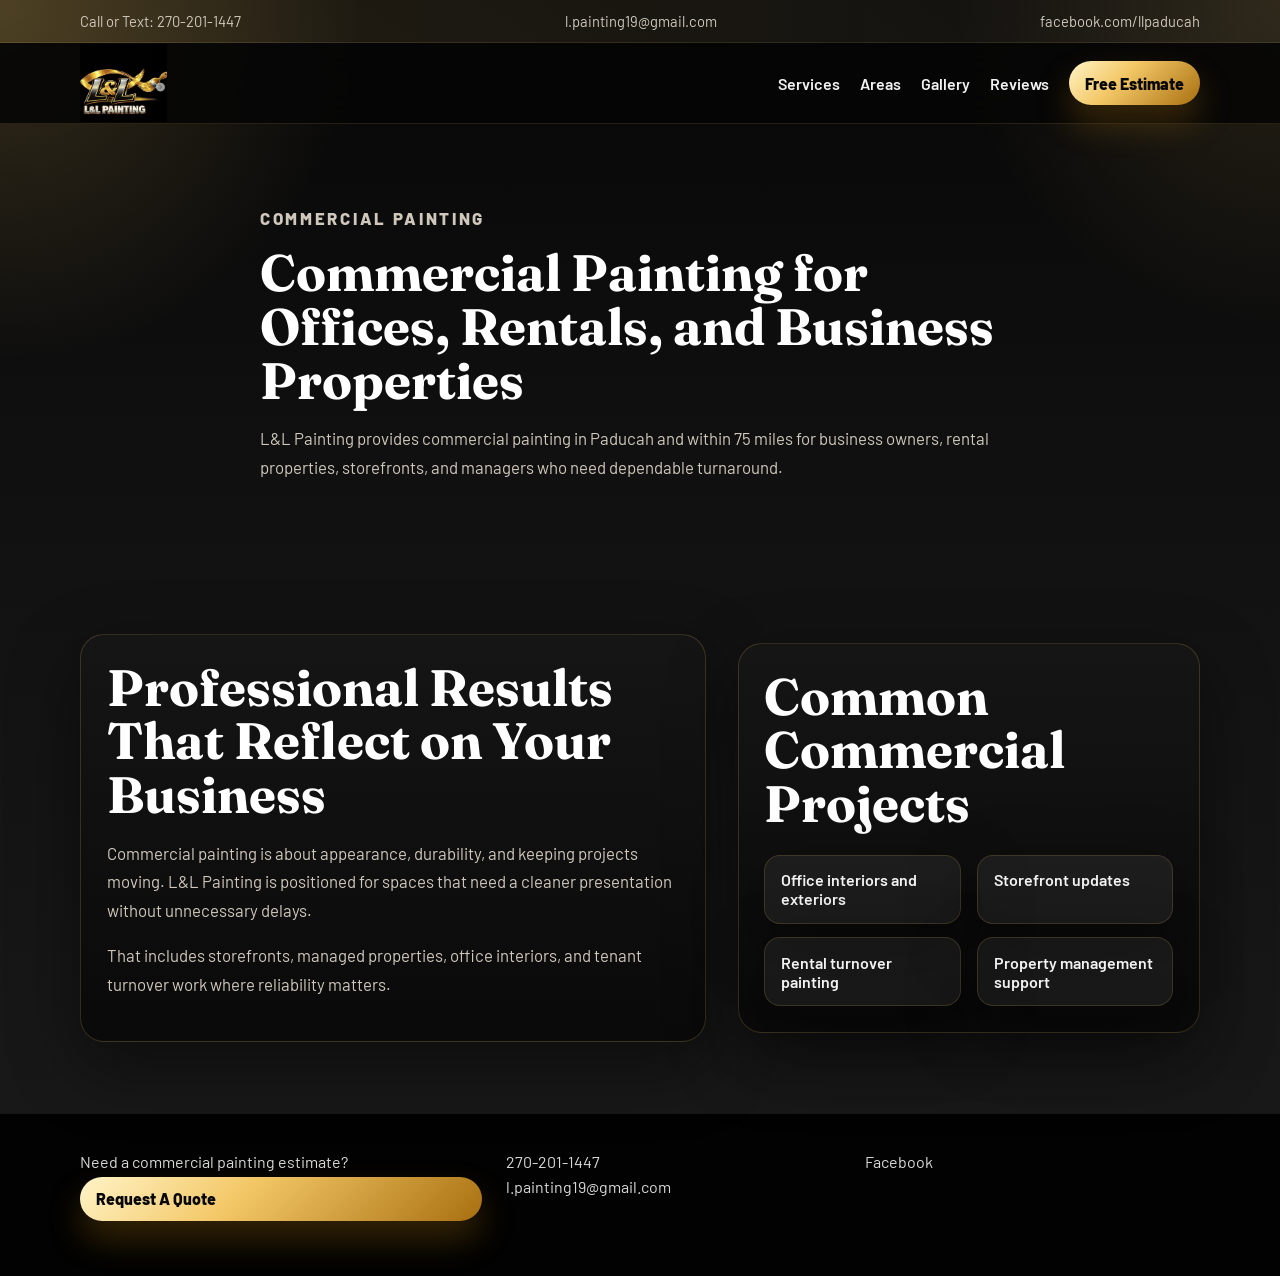
<file: commercial-painting.html>
<!DOCTYPE html>
<html lang="en">
<head>
  <meta charset="UTF-8">
  <meta name="viewport" content="width=device-width, initial-scale=1.0">
  <title>Commercial Painting in Paducah, KY | L&amp;L Painting</title>
  <meta name="description" content="Commercial painting in Paducah, KY from L&amp;L Painting for offices, storefronts, rentals, and managed properties within 75 miles.">
  <link rel="preconnect" href="https://fonts.googleapis.com">
  <link rel="preconnect" href="https://fonts.gstatic.com" crossorigin>
  <link href="https://fonts.googleapis.com/css2?family=Barlow:wght@400;500;600;700;800&family=Fraunces:wght@600;700&display=swap" rel="stylesheet">
  <link rel="stylesheet" href="styles.css">
</head>
<body>
  <div class="topbar"><div class="container topbar-grid"><a href="tel:+12702011447">Call or Text: 270-201-1447</a><a href="mailto:l.painting19@gmail.com">l.painting19@gmail.com</a><a href="https://www.facebook.com/llpaducah" target="_blank" rel="noreferrer">facebook.com/llpaducah</a></div></div>
  <header class="site-header compact"><div class="container nav-wrap"><a class="brand" href="index.html"><img class="brand-logo" src="logo.png" alt="L&amp;L Painting logo"></a><button class="nav-toggle" type="button" aria-expanded="false" aria-controls="site-nav"><span></span><span></span><span></span></button><nav class="site-nav" id="site-nav"><a href="services.html">Services</a><a href="service-areas.html">Areas</a><a href="gallery.html">Gallery</a><a href="reviews.html">Reviews</a><a href="estimate.html" class="button button-small">Free Estimate</a></nav></div></header>
  <main>
    <section class="page-hero"><div class="container narrow"><p class="eyebrow">Commercial Painting</p><h1>Commercial Painting for Offices, Rentals, and Business Properties</h1><p>L&amp;L Painting provides commercial painting in Paducah and within 75 miles for business owners, rental properties, storefronts, and managers who need dependable turnaround.</p></div></section>
    <section class="section"><div class="container split"><div class="detail-card"><h2>Professional Results That Reflect on Your Business</h2><p>Commercial painting is about appearance, durability, and keeping projects moving. L&amp;L Painting is positioned for spaces that need a cleaner presentation without unnecessary delays.</p><p>That includes storefronts, managed properties, office interiors, and tenant turnover work where reliability matters.</p></div><div class="detail-card"><h2>Common Commercial Projects</h2><ul class="check-list"><li>Office interiors and exteriors</li><li>Storefront updates</li><li>Rental turnover painting</li><li>Property management support</li></ul></div></div></section>
  </main>
  <footer class="site-footer"><div class="container footer-grid"><div><p>Need a commercial painting estimate?</p><a class="button button-small" href="estimate.html">Request A Quote</a></div><div><a href="tel:+12702011447">270-201-1447</a><a href="mailto:l.painting19@gmail.com">l.painting19@gmail.com</a></div><div><a href="https://www.facebook.com/llpaducah" target="_blank" rel="noreferrer">Facebook</a></div></div></footer>
  <div class="mobile-cta"><a href="tel:+12702011447">Call Now</a><a href="sms:+12702011447">Text Quote</a><a href="estimate.html">Free Estimate</a></div>
  <script src="script.js"></script>
</body>
</html>
</file>
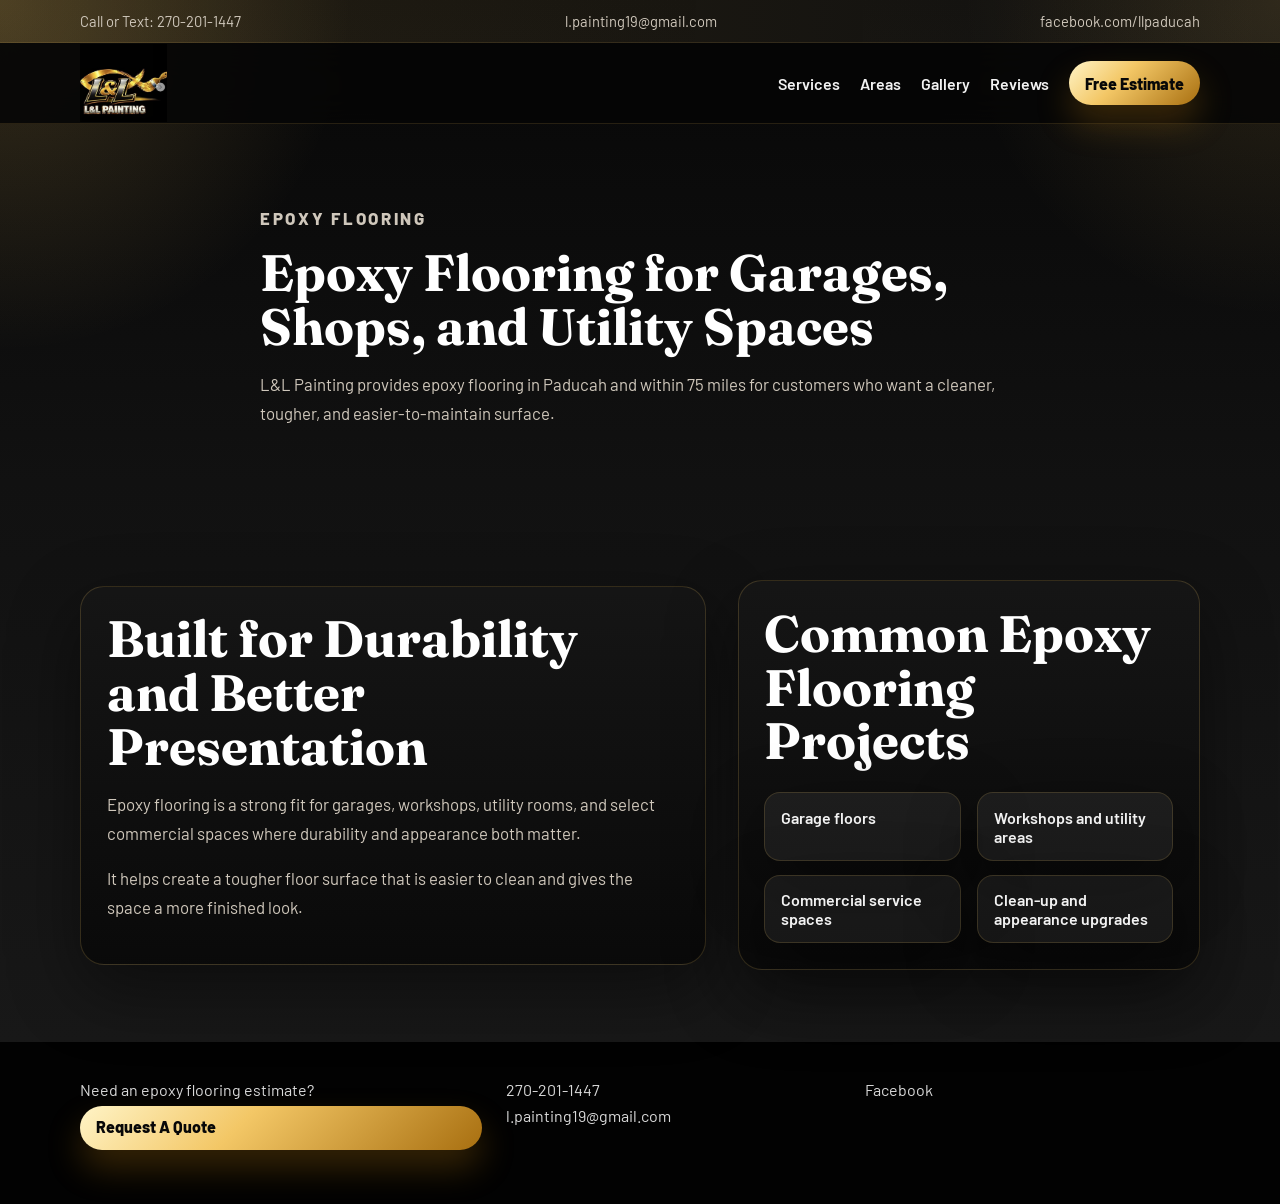
<file: epoxy-flooring.html>
<!DOCTYPE html>
<html lang="en">
<head>
  <meta charset="UTF-8">
  <meta name="viewport" content="width=device-width, initial-scale=1.0">
  <title>Epoxy Flooring in Paducah, KY | L&amp;L Painting</title>
  <meta name="description" content="Epoxy flooring in Paducah, KY from L&amp;L Painting for garages, shops, utility spaces, and commercial areas within 75 miles.">
  <link rel="preconnect" href="https://fonts.googleapis.com">
  <link rel="preconnect" href="https://fonts.gstatic.com" crossorigin>
  <link href="https://fonts.googleapis.com/css2?family=Barlow:wght@400;500;600;700;800&family=Fraunces:wght@600;700&display=swap" rel="stylesheet">
  <link rel="stylesheet" href="styles.css">
</head>
<body>
  <div class="topbar"><div class="container topbar-grid"><a href="tel:+12702011447">Call or Text: 270-201-1447</a><a href="mailto:l.painting19@gmail.com">l.painting19@gmail.com</a><a href="https://www.facebook.com/llpaducah" target="_blank" rel="noreferrer">facebook.com/llpaducah</a></div></div>
  <header class="site-header compact"><div class="container nav-wrap"><a class="brand" href="index.html"><img class="brand-logo" src="logo.png" alt="L&amp;L Painting logo"></a><button class="nav-toggle" type="button" aria-expanded="false" aria-controls="site-nav"><span></span><span></span><span></span></button><nav class="site-nav" id="site-nav"><a href="services.html">Services</a><a href="service-areas.html">Areas</a><a href="gallery.html">Gallery</a><a href="reviews.html">Reviews</a><a href="estimate.html" class="button button-small">Free Estimate</a></nav></div></header>
  <main>
    <section class="page-hero"><div class="container narrow"><p class="eyebrow">Epoxy Flooring</p><h1>Epoxy Flooring for Garages, Shops, and Utility Spaces</h1><p>L&amp;L Painting provides epoxy flooring in Paducah and within 75 miles for customers who want a cleaner, tougher, and easier-to-maintain surface.</p></div></section>
    <section class="section"><div class="container split"><div class="detail-card"><h2>Built for Durability and Better Presentation</h2><p>Epoxy flooring is a strong fit for garages, workshops, utility rooms, and select commercial spaces where durability and appearance both matter.</p><p>It helps create a tougher floor surface that is easier to clean and gives the space a more finished look.</p></div><div class="detail-card"><h2>Common Epoxy Flooring Projects</h2><ul class="check-list"><li>Garage floors</li><li>Workshops and utility areas</li><li>Commercial service spaces</li><li>Clean-up and appearance upgrades</li></ul></div></div></section>
  </main>
  <footer class="site-footer"><div class="container footer-grid"><div><p>Need an epoxy flooring estimate?</p><a class="button button-small" href="estimate.html">Request A Quote</a></div><div><a href="tel:+12702011447">270-201-1447</a><a href="mailto:l.painting19@gmail.com">l.painting19@gmail.com</a></div><div><a href="https://www.facebook.com/llpaducah" target="_blank" rel="noreferrer">Facebook</a></div></div></footer>
  <div class="mobile-cta"><a href="tel:+12702011447">Call Now</a><a href="sms:+12702011447">Text Quote</a><a href="estimate.html">Free Estimate</a></div>
  <script src="script.js"></script>
</body>
</html>
</file>
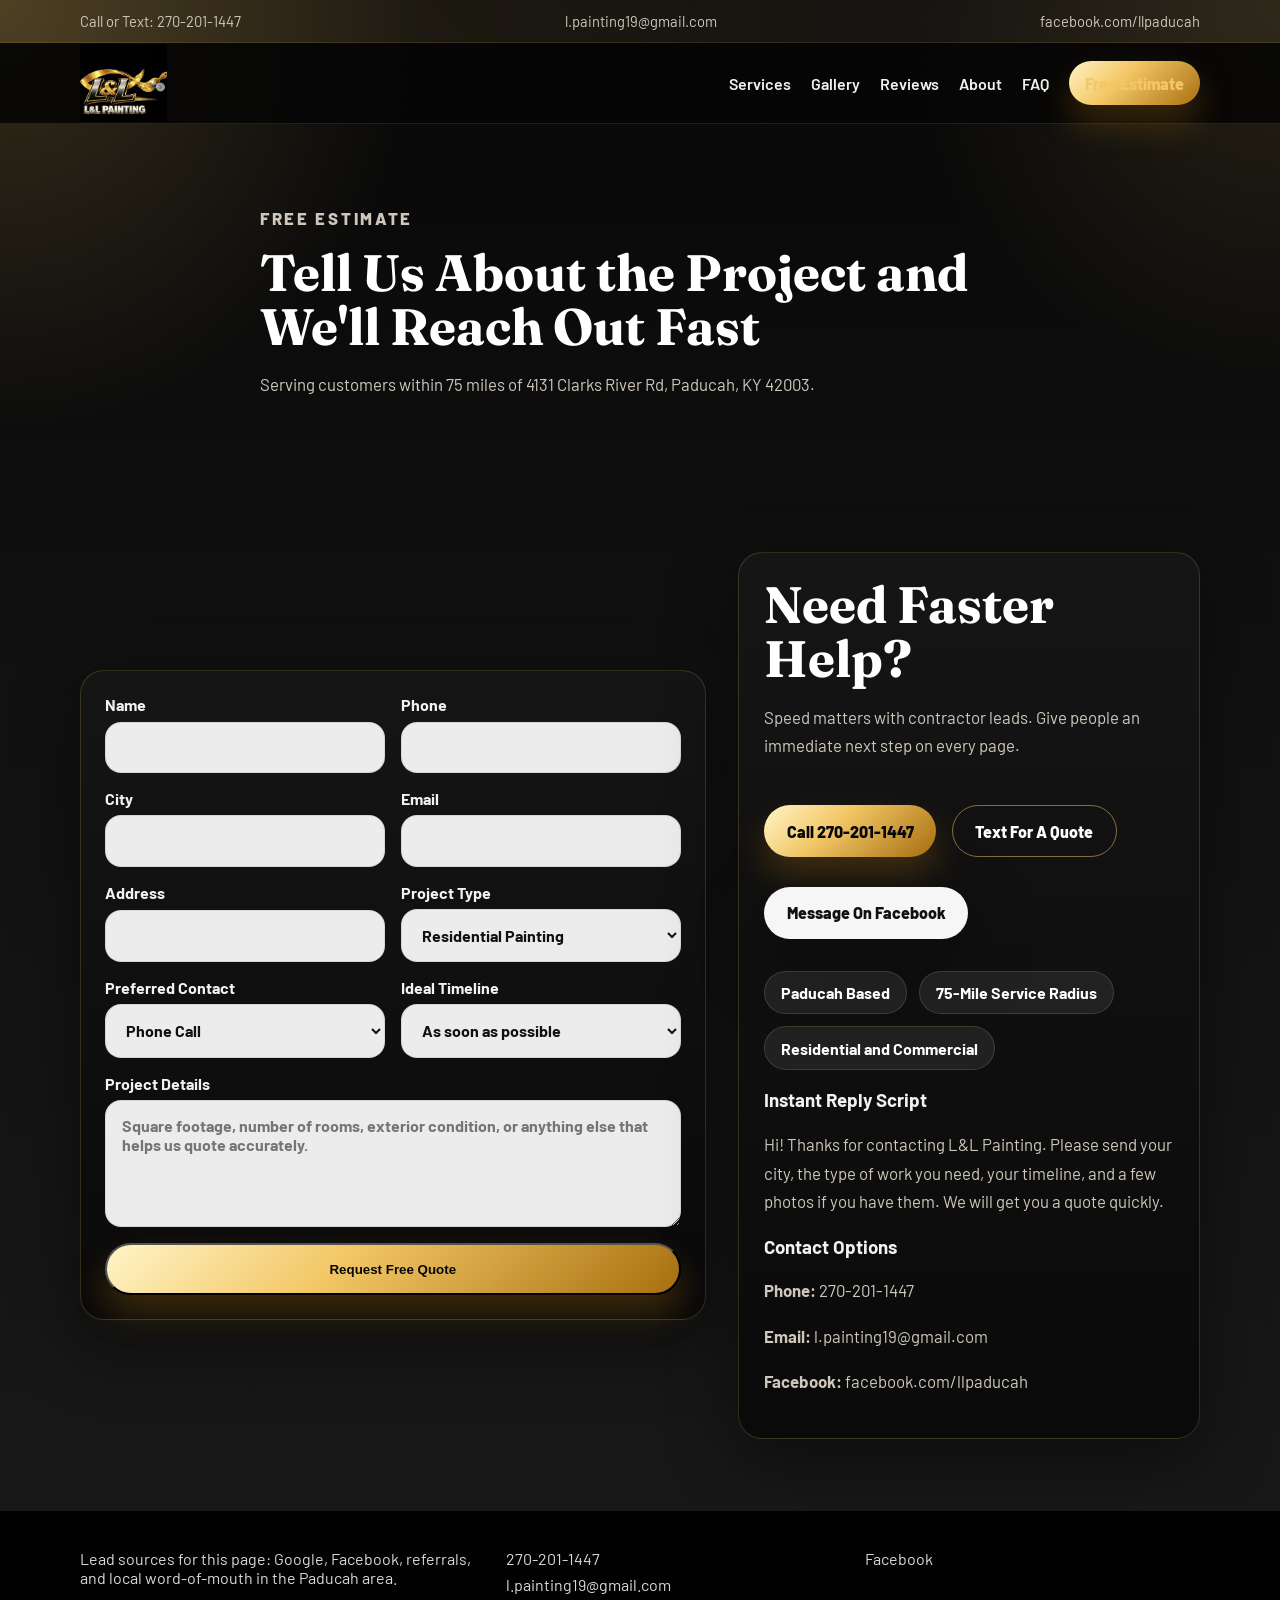
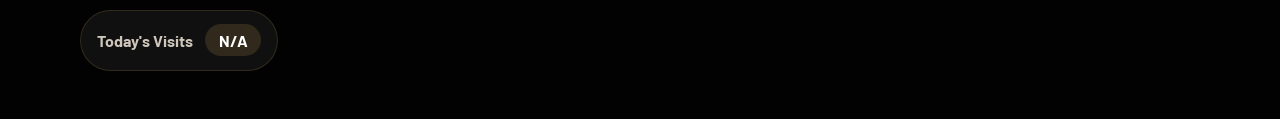
<file: estimate.html>
<!DOCTYPE html>
<html lang="en">
<head>
  <meta charset="UTF-8">
  <meta name="viewport" content="width=device-width, initial-scale=1.0">
  <title>Free Estimate | L&amp;L Painting</title>
  <meta name="description" content="Request a free estimate from L&amp;L Painting for painting, epoxy flooring, powerwashing, or light construction in Paducah, KY and nearby communities.">
  <link rel="preconnect" href="https://fonts.googleapis.com">
  <link rel="preconnect" href="https://fonts.gstatic.com" crossorigin>
  <link href="https://fonts.googleapis.com/css2?family=Barlow:wght@400;500;600;700;800&family=Fraunces:wght@600;700&display=swap" rel="stylesheet">
  <link rel="stylesheet" href="styles.css">
</head>
<body>
  <div class="topbar">
    <div class="container topbar-grid">
      <a href="tel:+12702011447">Call or Text: 270-201-1447</a>
      <a href="mailto:l.painting19@gmail.com">l.painting19@gmail.com</a>
      <a href="https://www.facebook.com/llpaducah" target="_blank" rel="noreferrer">facebook.com/llpaducah</a>
    </div>
  </div>
  <header class="site-header compact">
    <div class="container nav-wrap">
      <a class="brand" href="index.html"><img class="brand-logo" src="logo.png" alt="L&amp;L Painting logo"></a>
      <button class="nav-toggle" type="button" aria-expanded="false" aria-controls="site-nav"><span></span><span></span><span></span></button>
      <nav class="site-nav" id="site-nav">
        <a href="services.html">Services</a>
        <a href="gallery.html">Gallery</a>
        <a href="reviews.html">Reviews</a>
        <a href="about.html">About</a>
        <a href="index.html#faq">FAQ</a>
        <a href="estimate.html" class="button button-small active">Free Estimate</a>
      </nav>
    </div>
  </header>
  <main>
    <section class="page-hero">
      <div class="container narrow">
        <p class="eyebrow">Free Estimate</p>
        <h1>Tell Us About the Project and We'll Reach Out Fast</h1>
        <p>Serving customers within 75 miles of 4131 Clarks River Rd, Paducah, KY 42003.</p>
      </div>
    </section>
    <section class="section">
      <div class="container split">
        <form class="lead-form light" action="https://formsubmit.co/qrcmaxon@gmail.com" method="POST">
          <input type="hidden" name="_subject" value="New L&amp;L Painting Estimate Request">
          <input type="hidden" name="_captcha" value="false">
          <label>
            Name
            <input type="text" name="name" required>
          </label>
          <label>
            Phone
            <input type="tel" name="phone" required>
          </label>
          <label>
            City
            <input type="text" name="city" required>
          </label>
          <label>
            Email
            <input type="email" name="email">
          </label>
          <label>
            Address
            <input type="text" name="address">
          </label>
          <label>
            Project Type
            <select name="project_type">
              <option>Residential Painting</option>
              <option>Commercial Painting</option>
              <option>New Construction Painting</option>
              <option>Remodel Painting</option>
              <option>Epoxy Flooring</option>
              <option>Powerwashing</option>
              <option>Light Construction</option>
            </select>
          </label>
          <label>
            Preferred Contact
            <select name="preferred_contact">
              <option>Phone Call</option>
              <option>Text Message</option>
              <option>Email</option>
            </select>
          </label>
          <label>
            Ideal Timeline
            <select name="timeline">
              <option>As soon as possible</option>
              <option>Within 2 weeks</option>
              <option>This month</option>
              <option>Just gathering quotes</option>
            </select>
          </label>
          <label class="full-width">
            Project Details
            <textarea name="details" rows="5" placeholder="Square footage, number of rooms, exterior condition, or anything else that helps us quote accurately."></textarea>
          </label>
          <button class="button full-width" type="submit">Request Free Quote</button>
        </form>
        <div class="detail-card">
          <h2>Need Faster Help?</h2>
          <p>Speed matters with contractor leads. Give people an immediate next step on every page.</p>
          <div class="stacked-actions">
            <a class="button" href="tel:+12702011447">Call 270-201-1447</a>
            <a class="button button-secondary" href="sms:+12702011447">Text For A Quote</a>
            <a class="button button-light" href="https://www.facebook.com/llpaducah" target="_blank" rel="noreferrer">Message On Facebook</a>
          </div>
          <div class="mini-trust">
            <span>Paducah Based</span>
            <span>75-Mile Service Radius</span>
            <span>Residential and Commercial</span>
          </div>
          <h3>Instant Reply Script</h3>
          <p>Hi! Thanks for contacting L&amp;L Painting. Please send your city, the type of work you need, your timeline, and a few photos if you have them. We will get you a quote quickly.</p>
          <h3>Contact Options</h3>
          <p><strong>Phone:</strong> <a href="tel:+12702011447">270-201-1447</a></p>
          <p><strong>Email:</strong> <a href="mailto:l.painting19@gmail.com">l.painting19@gmail.com</a></p>
          <p><strong>Facebook:</strong> <a href="https://www.facebook.com/llpaducah" target="_blank" rel="noreferrer">facebook.com/llpaducah</a></p>
        </div>
      </div>
    </section>
  </main>
  <footer class="site-footer">
    <div class="container footer-grid">
      <div><p>Lead sources for this page: Google, Facebook, referrals, and local word-of-mouth in the Paducah area.</p><div class="visitor-counter"><span>Today's Visits</span><span class="visitor-counter-value" aria-live="polite">...</span></div></div>
      <div><a href="tel:+12702011447">270-201-1447</a><a href="mailto:l.painting19@gmail.com">l.painting19@gmail.com</a></div>
      <div><a href="https://www.facebook.com/llpaducah" target="_blank" rel="noreferrer">Facebook</a></div>
    </div>
  </footer>
  <div class="mobile-cta">
    <a href="tel:+12702011447">Call Now</a>
    <a href="sms:+12702011447">Text Quote</a>
    <a href="index.html">Home</a>
  </div>
  <script src="script.js"></script>
</body>
</html>
</file>
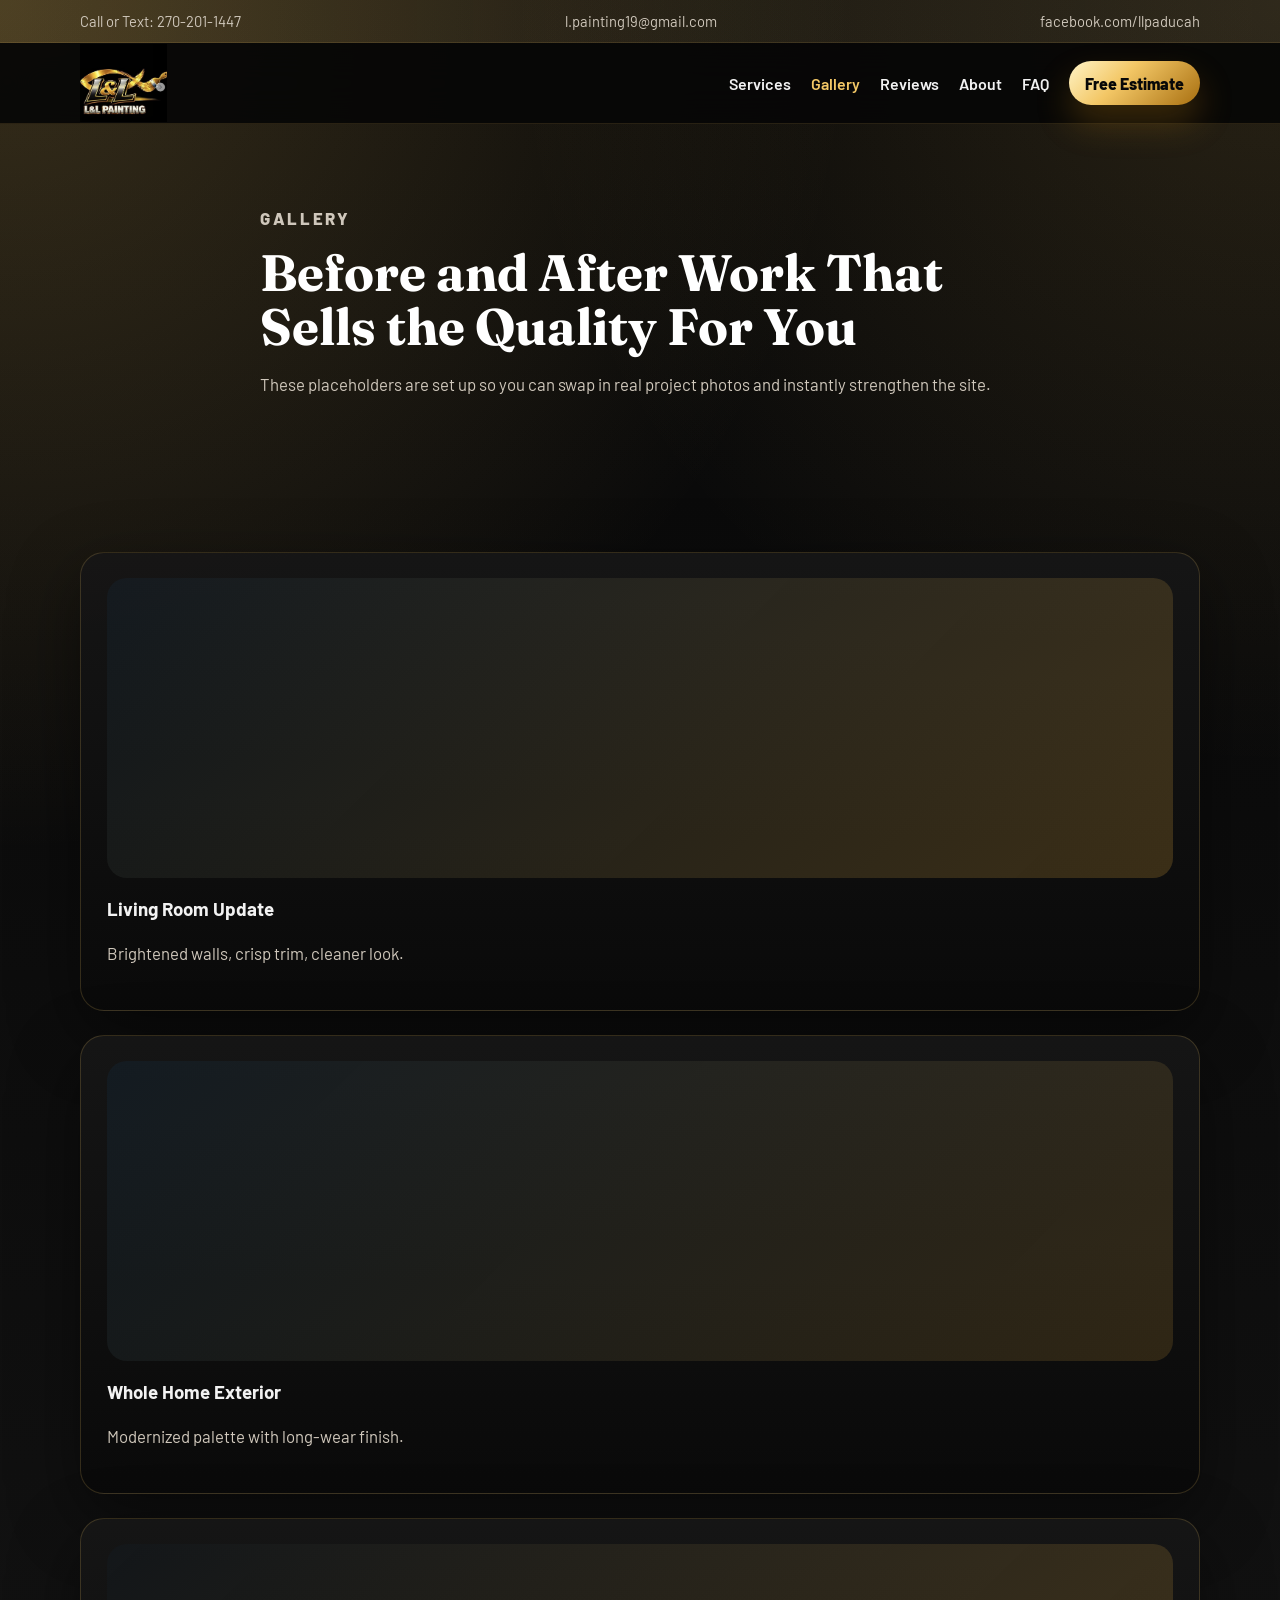
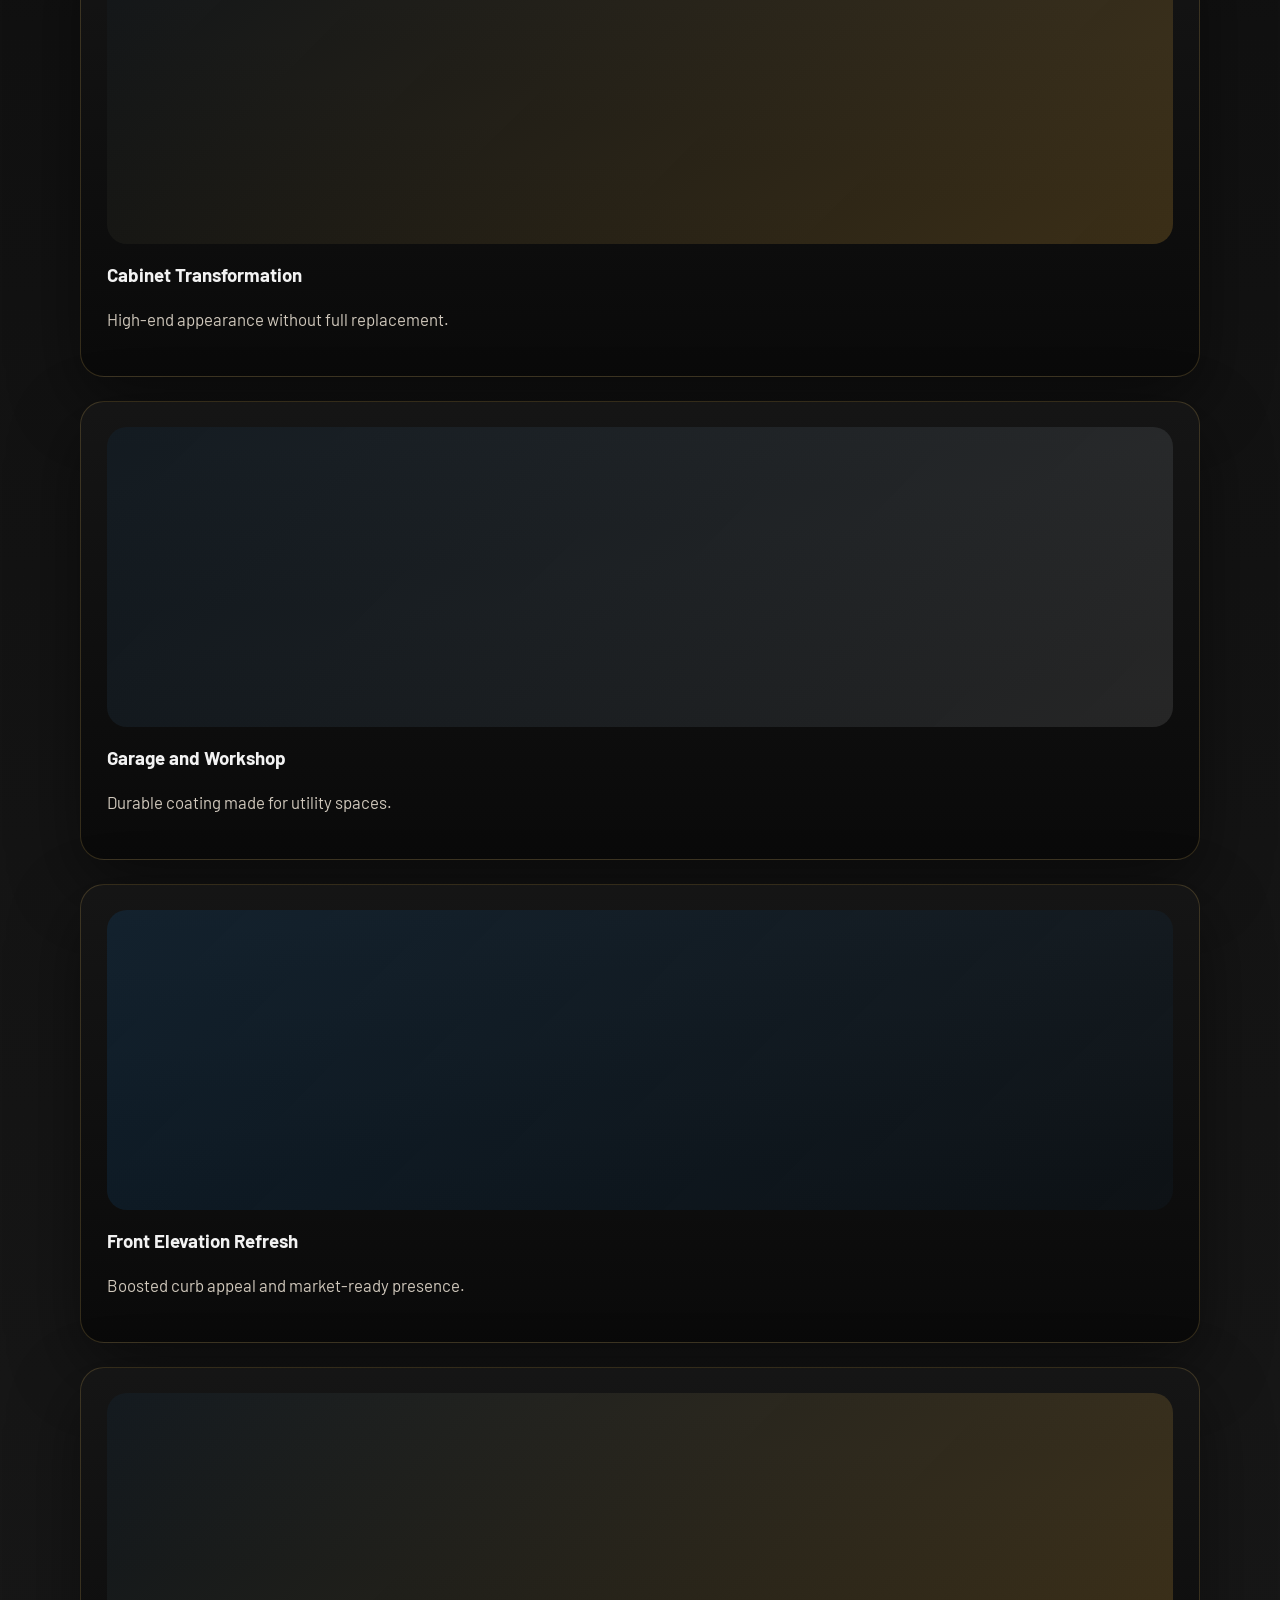
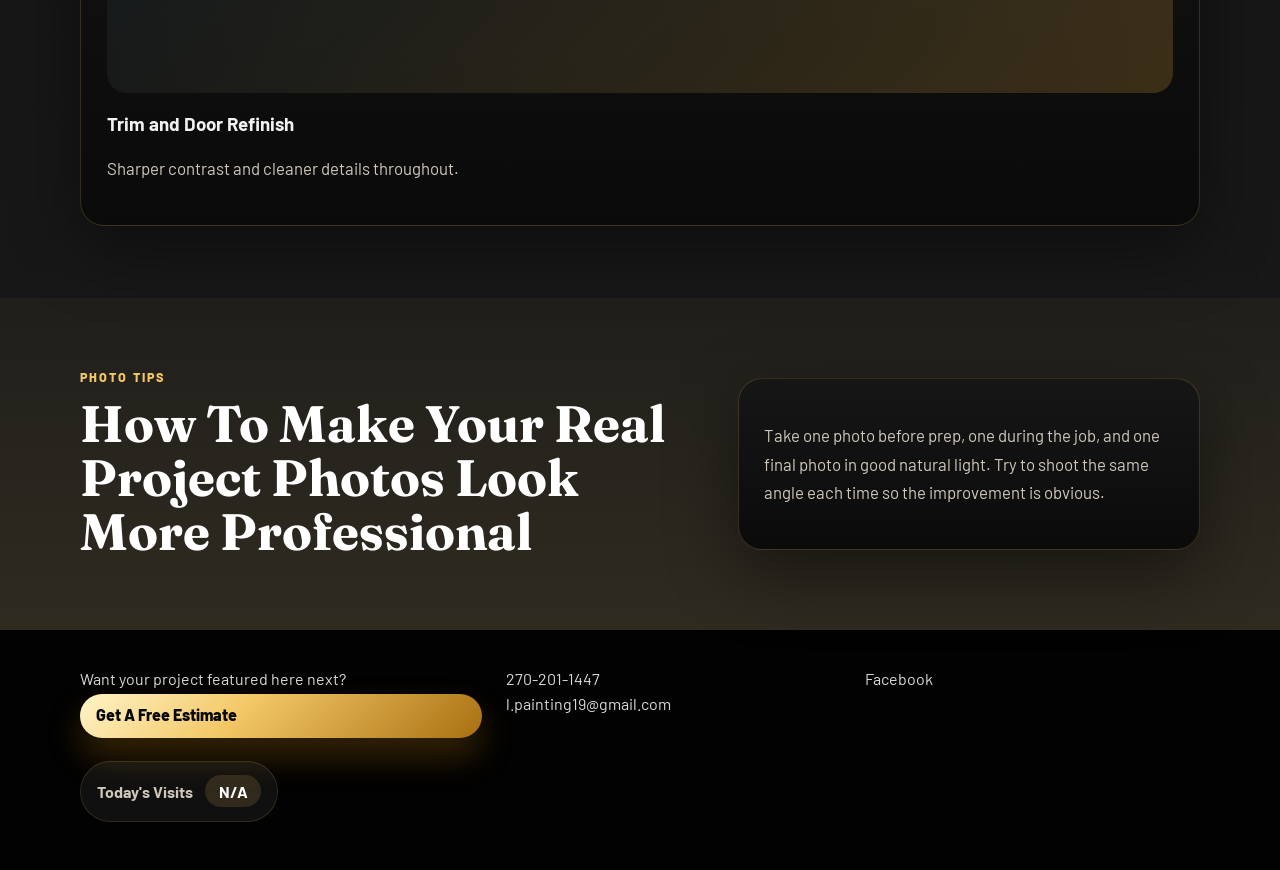
<file: gallery.html>
<!DOCTYPE html>
<html lang="en">
<head>
  <meta charset="UTF-8">
  <meta name="viewport" content="width=device-width, initial-scale=1.0">
  <title>Gallery | L&amp;L Painting</title>
  <meta name="description" content="See before and after painting transformations from L&amp;L Painting.">
  <link rel="preconnect" href="https://fonts.googleapis.com">
  <link rel="preconnect" href="https://fonts.gstatic.com" crossorigin>
  <link href="https://fonts.googleapis.com/css2?family=Barlow:wght@400;500;600;700;800&family=Fraunces:wght@600;700&display=swap" rel="stylesheet">
  <link rel="stylesheet" href="styles.css">
</head>
<body>
  <div class="topbar">
    <div class="container topbar-grid">
      <a href="tel:+12702011447">Call or Text: 270-201-1447</a>
      <a href="mailto:l.painting19@gmail.com">l.painting19@gmail.com</a>
      <a href="https://www.facebook.com/llpaducah" target="_blank" rel="noreferrer">facebook.com/llpaducah</a>
    </div>
  </div>
  <header class="site-header compact">
    <div class="container nav-wrap">
      <a class="brand" href="index.html"><img class="brand-logo" src="logo.png" alt="L&amp;L Painting logo"></a>
      <button class="nav-toggle" type="button" aria-expanded="false" aria-controls="site-nav"><span></span><span></span><span></span></button>
      <nav class="site-nav" id="site-nav">
        <a href="services.html">Services</a>
        <a href="gallery.html" class="active">Gallery</a>
        <a href="reviews.html">Reviews</a>
        <a href="about.html">About</a>
        <a href="index.html#faq">FAQ</a>
        <a href="estimate.html" class="button button-small">Free Estimate</a>
      </nav>
    </div>
  </header>
  <main>
    <section class="page-hero">
      <div class="container narrow">
        <p class="eyebrow">Gallery</p>
        <h1>Before and After Work That Sells the Quality For You</h1>
        <p>These placeholders are set up so you can swap in real project photos and instantly strengthen the site.</p>
      </div>
    </section>
    <section class="section">
      <div class="container gallery-grid">
        <article class="gallery-card"><div class="gallery-photo photo-living"></div><h3>Living Room Update</h3><p>Brightened walls, crisp trim, cleaner look.</p></article>
        <article class="gallery-card"><div class="gallery-photo photo-exterior"></div><h3>Whole Home Exterior</h3><p>Modernized palette with long-wear finish.</p></article>
        <article class="gallery-card"><div class="gallery-photo photo-cabinet"></div><h3>Cabinet Transformation</h3><p>High-end appearance without full replacement.</p></article>
        <article class="gallery-card"><div class="gallery-photo photo-garage"></div><h3>Garage and Workshop</h3><p>Durable coating made for utility spaces.</p></article>
        <article class="gallery-card"><div class="gallery-photo photo-home"></div><h3>Front Elevation Refresh</h3><p>Boosted curb appeal and market-ready presence.</p></article>
        <article class="gallery-card"><div class="gallery-photo photo-living"></div><h3>Trim and Door Refinish</h3><p>Sharper contrast and cleaner details throughout.</p></article>
      </div>
    </section>
    <section class="section section-accent">
      <div class="container split">
        <div>
          <p class="eyebrow">Photo Tips</p>
          <h2>How To Make Your Real Project Photos Look More Professional</h2>
        </div>
        <div class="detail-card">
          <p>Take one photo before prep, one during the job, and one final photo in good natural light. Try to shoot the same angle each time so the improvement is obvious.</p>
        </div>
      </div>
    </section>
  </main>
  <footer class="site-footer">
    <div class="container footer-grid">
      <div><p>Want your project featured here next?</p><a class="button button-small" href="estimate.html">Get A Free Estimate</a><div class="visitor-counter"><span>Today's Visits</span><span class="visitor-counter-value" aria-live="polite">...</span></div></div>
      <div><a href="tel:+12702011447">270-201-1447</a><a href="mailto:l.painting19@gmail.com">l.painting19@gmail.com</a></div>
      <div><a href="https://www.facebook.com/llpaducah" target="_blank" rel="noreferrer">Facebook</a></div>
    </div>
  </footer>
  <div class="mobile-cta">
    <a href="tel:+12702011447">Call Now</a>
    <a href="sms:+12702011447">Text Quote</a>
    <a href="estimate.html">Free Estimate</a>
  </div>
  <script src="script.js"></script>
</body>
</html>
</file>
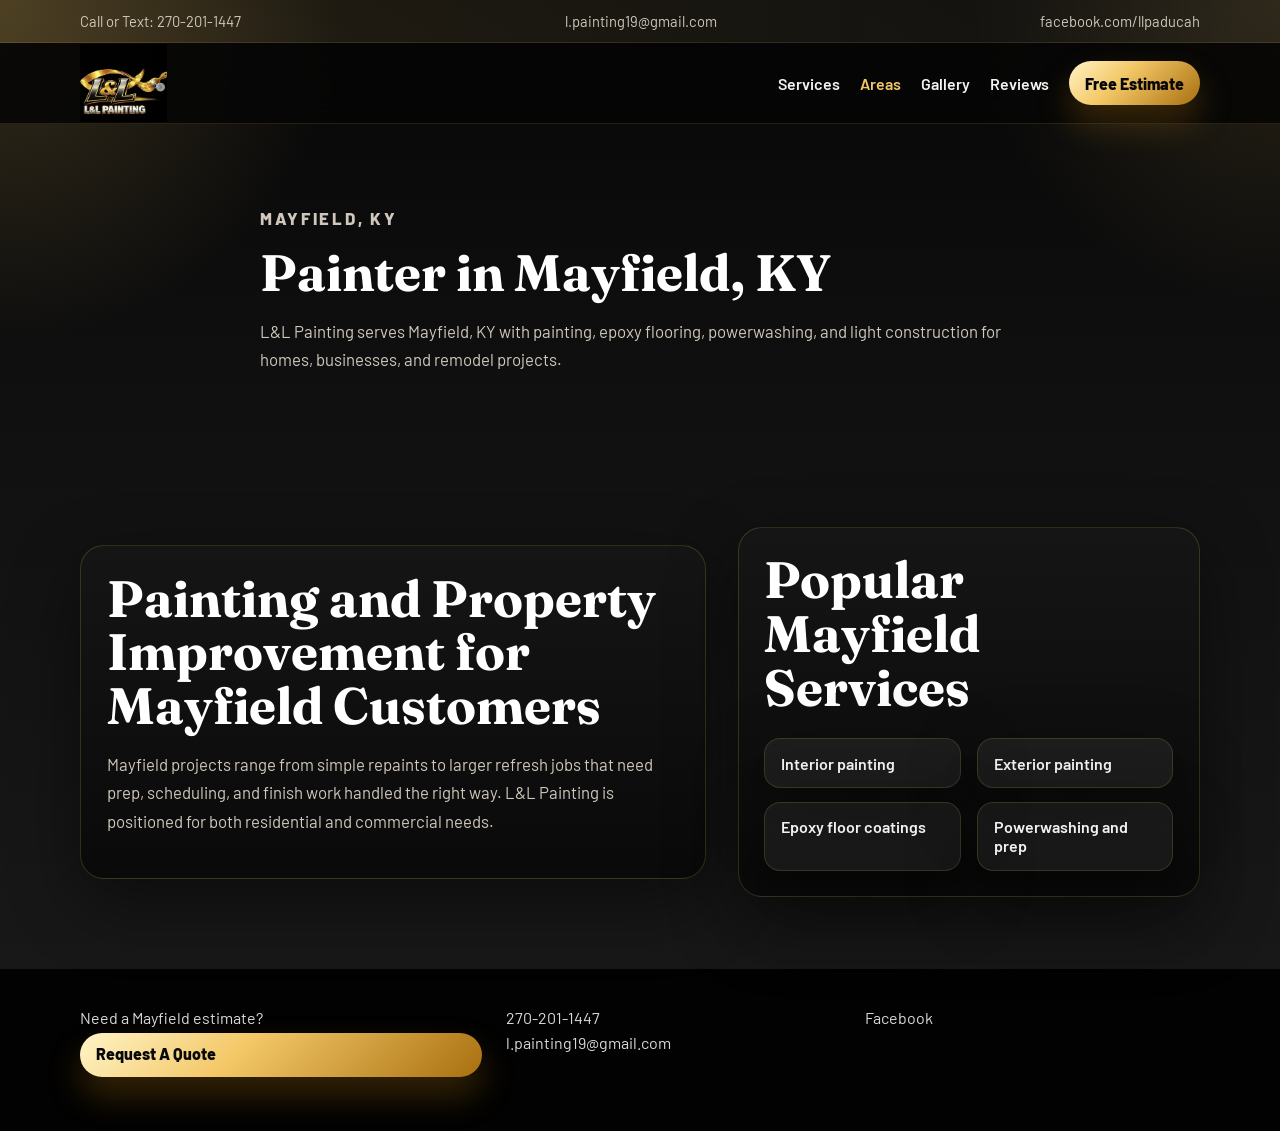
<file: mayfield-painting.html>
<!DOCTYPE html>
<html lang="en">
<head>
  <meta charset="UTF-8">
  <meta name="viewport" content="width=device-width, initial-scale=1.0">
  <title>Painter in Mayfield, KY | L&amp;L Painting</title>
  <meta name="description" content="Looking for a painter in Mayfield, KY? L&amp;L Painting offers residential and commercial painting, epoxy flooring, powerwashing, and light construction in Mayfield and nearby areas.">
  <link rel="preconnect" href="https://fonts.googleapis.com">
  <link rel="preconnect" href="https://fonts.gstatic.com" crossorigin>
  <link href="https://fonts.googleapis.com/css2?family=Barlow:wght@400;500;600;700;800&family=Fraunces:wght@600;700&display=swap" rel="stylesheet">
  <link rel="stylesheet" href="styles.css">
</head>
<body>
  <div class="topbar"><div class="container topbar-grid"><a href="tel:+12702011447">Call or Text: 270-201-1447</a><a href="mailto:l.painting19@gmail.com">l.painting19@gmail.com</a><a href="https://www.facebook.com/llpaducah" target="_blank" rel="noreferrer">facebook.com/llpaducah</a></div></div>
  <header class="site-header compact"><div class="container nav-wrap"><a class="brand" href="index.html"><img class="brand-logo" src="logo.png" alt="L&amp;L Painting logo"></a><button class="nav-toggle" type="button" aria-expanded="false" aria-controls="site-nav"><span></span><span></span><span></span></button><nav class="site-nav" id="site-nav"><a href="services.html">Services</a><a href="service-areas.html" class="active">Areas</a><a href="gallery.html">Gallery</a><a href="reviews.html">Reviews</a><a href="estimate.html" class="button button-small">Free Estimate</a></nav></div></header>
  <main><section class="page-hero"><div class="container narrow"><p class="eyebrow">Mayfield, KY</p><h1>Painter in Mayfield, KY</h1><p>L&amp;L Painting serves Mayfield, KY with painting, epoxy flooring, powerwashing, and light construction for homes, businesses, and remodel projects.</p></div></section><section class="section"><div class="container split"><div class="detail-card"><h2>Painting and Property Improvement for Mayfield Customers</h2><p>Mayfield projects range from simple repaints to larger refresh jobs that need prep, scheduling, and finish work handled the right way. L&amp;L Painting is positioned for both residential and commercial needs.</p></div><div class="detail-card"><h2>Popular Mayfield Services</h2><ul class="check-list"><li>Interior painting</li><li>Exterior painting</li><li>Epoxy floor coatings</li><li>Powerwashing and prep</li></ul></div></div></section></main>
  <footer class="site-footer"><div class="container footer-grid"><div><p>Need a Mayfield estimate?</p><a class="button button-small" href="estimate.html">Request A Quote</a></div><div><a href="tel:+12702011447">270-201-1447</a><a href="mailto:l.painting19@gmail.com">l.painting19@gmail.com</a></div><div><a href="https://www.facebook.com/llpaducah" target="_blank" rel="noreferrer">Facebook</a></div></div></footer>
  <div class="mobile-cta"><a href="tel:+12702011447">Call Now</a><a href="sms:+12702011447">Text Quote</a><a href="estimate.html">Free Estimate</a></div>
  <script src="script.js"></script>
</body>
</html>
</file>
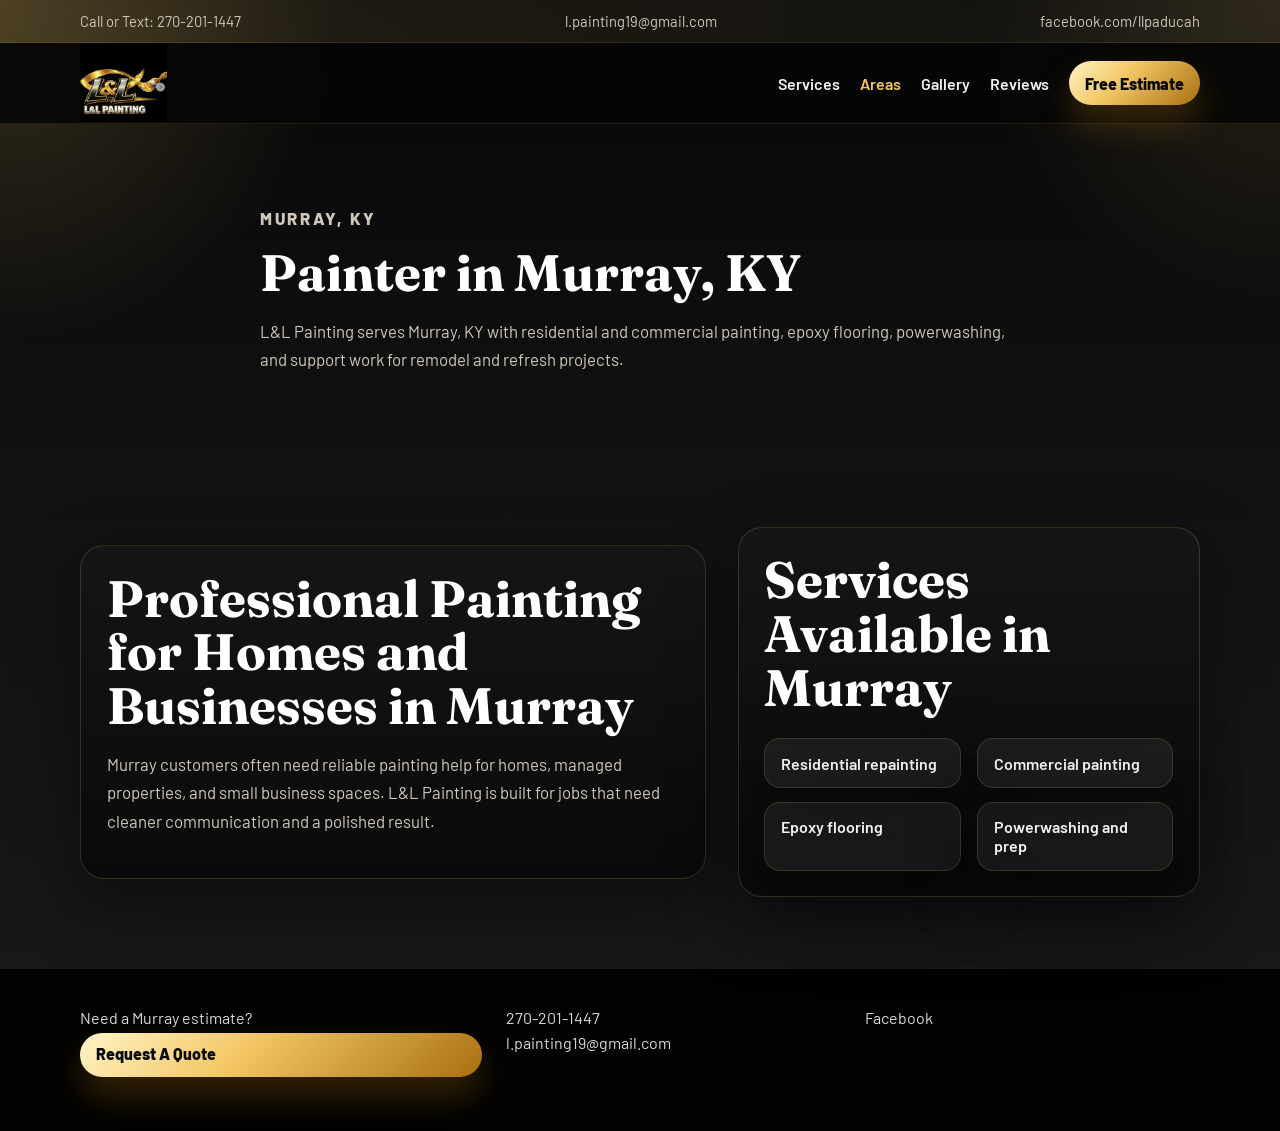
<file: murray-painting.html>
<!DOCTYPE html>
<html lang="en">
<head>
  <meta charset="UTF-8">
  <meta name="viewport" content="width=device-width, initial-scale=1.0">
  <title>Painter in Murray, KY | L&amp;L Painting</title>
  <meta name="description" content="Looking for a painter in Murray, KY? L&amp;L Painting offers residential and commercial painting, epoxy flooring, powerwashing, and light construction in Murray and nearby areas.">
  <link rel="preconnect" href="https://fonts.googleapis.com">
  <link rel="preconnect" href="https://fonts.gstatic.com" crossorigin>
  <link href="https://fonts.googleapis.com/css2?family=Barlow:wght@400;500;600;700;800&family=Fraunces:wght@600;700&display=swap" rel="stylesheet">
  <link rel="stylesheet" href="styles.css">
</head>
<body>
  <div class="topbar"><div class="container topbar-grid"><a href="tel:+12702011447">Call or Text: 270-201-1447</a><a href="mailto:l.painting19@gmail.com">l.painting19@gmail.com</a><a href="https://www.facebook.com/llpaducah" target="_blank" rel="noreferrer">facebook.com/llpaducah</a></div></div>
  <header class="site-header compact"><div class="container nav-wrap"><a class="brand" href="index.html"><img class="brand-logo" src="logo.png" alt="L&amp;L Painting logo"></a><button class="nav-toggle" type="button" aria-expanded="false" aria-controls="site-nav"><span></span><span></span><span></span></button><nav class="site-nav" id="site-nav"><a href="services.html">Services</a><a href="service-areas.html" class="active">Areas</a><a href="gallery.html">Gallery</a><a href="reviews.html">Reviews</a><a href="estimate.html" class="button button-small">Free Estimate</a></nav></div></header>
  <main><section class="page-hero"><div class="container narrow"><p class="eyebrow">Murray, KY</p><h1>Painter in Murray, KY</h1><p>L&amp;L Painting serves Murray, KY with residential and commercial painting, epoxy flooring, powerwashing, and support work for remodel and refresh projects.</p></div></section><section class="section"><div class="container split"><div class="detail-card"><h2>Professional Painting for Homes and Businesses in Murray</h2><p>Murray customers often need reliable painting help for homes, managed properties, and small business spaces. L&amp;L Painting is built for jobs that need cleaner communication and a polished result.</p></div><div class="detail-card"><h2>Services Available in Murray</h2><ul class="check-list"><li>Residential repainting</li><li>Commercial painting</li><li>Epoxy flooring</li><li>Powerwashing and prep</li></ul></div></div></section></main>
  <footer class="site-footer"><div class="container footer-grid"><div><p>Need a Murray estimate?</p><a class="button button-small" href="estimate.html">Request A Quote</a></div><div><a href="tel:+12702011447">270-201-1447</a><a href="mailto:l.painting19@gmail.com">l.painting19@gmail.com</a></div><div><a href="https://www.facebook.com/llpaducah" target="_blank" rel="noreferrer">Facebook</a></div></div></footer>
  <div class="mobile-cta"><a href="tel:+12702011447">Call Now</a><a href="sms:+12702011447">Text Quote</a><a href="estimate.html">Free Estimate</a></div>
  <script src="script.js"></script>
</body>
</html>
</file>
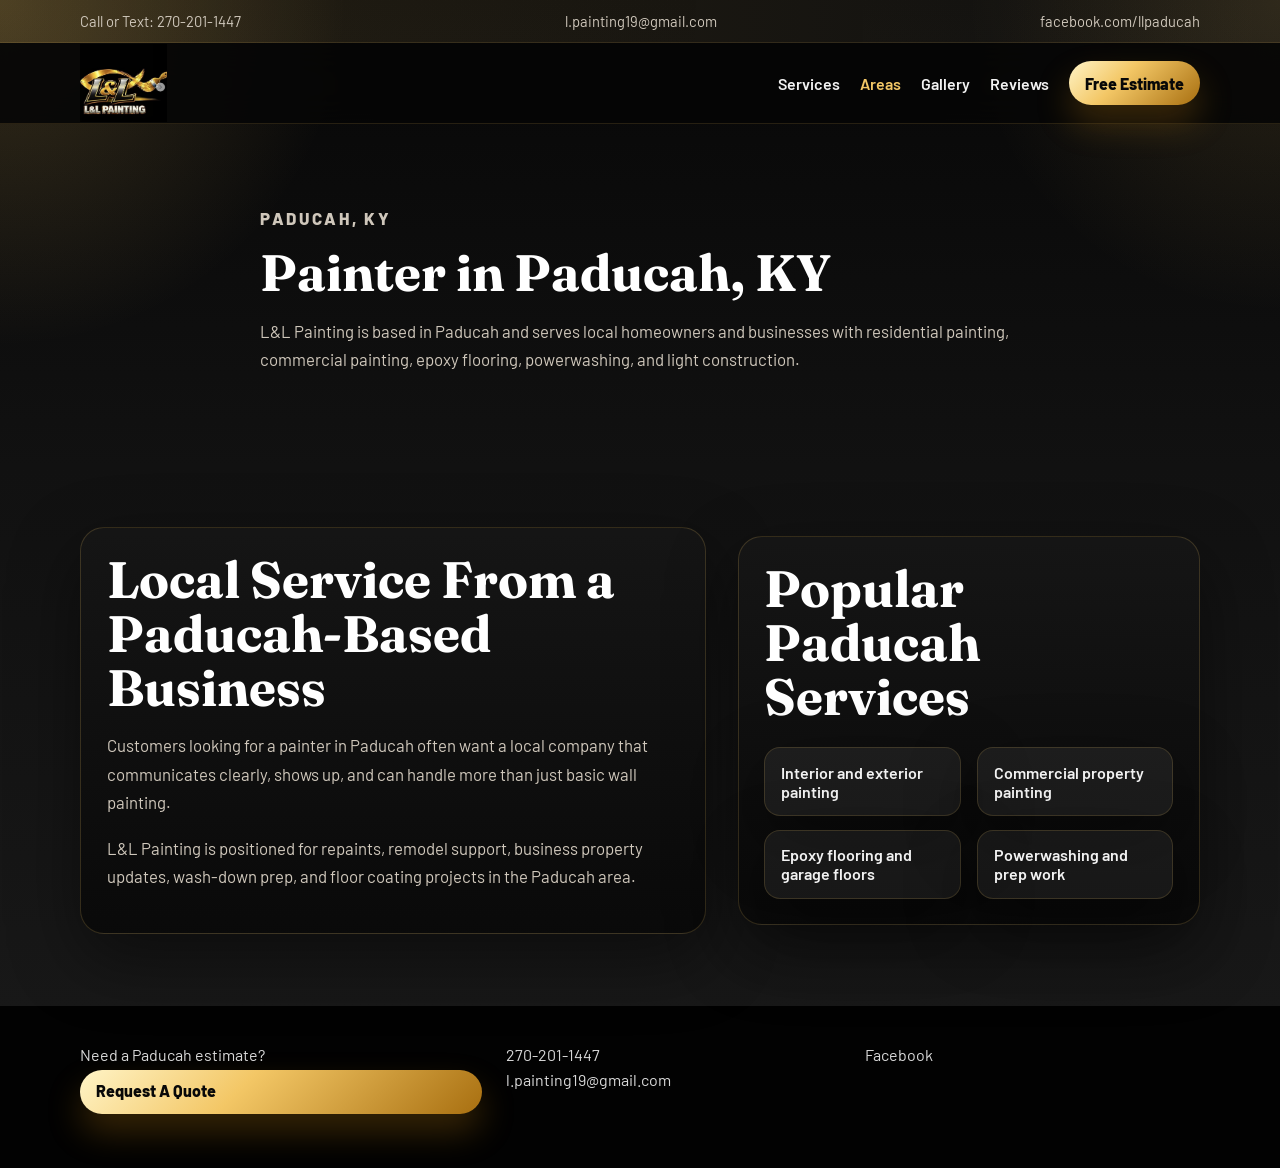
<file: paducah-painting.html>
<!DOCTYPE html>
<html lang="en">
<head>
  <meta charset="UTF-8">
  <meta name="viewport" content="width=device-width, initial-scale=1.0">
  <title>Painter in Paducah, KY | L&amp;L Painting</title>
  <meta name="description" content="Looking for a painter in Paducah, KY? L&amp;L Painting offers residential and commercial painting, epoxy flooring, powerwashing, and light construction in Paducah.">
  <link rel="preconnect" href="https://fonts.googleapis.com">
  <link rel="preconnect" href="https://fonts.gstatic.com" crossorigin>
  <link href="https://fonts.googleapis.com/css2?family=Barlow:wght@400;500;600;700;800&family=Fraunces:wght@600;700&display=swap" rel="stylesheet">
  <link rel="stylesheet" href="styles.css">
</head>
<body>
  <div class="topbar"><div class="container topbar-grid"><a href="tel:+12702011447">Call or Text: 270-201-1447</a><a href="mailto:l.painting19@gmail.com">l.painting19@gmail.com</a><a href="https://www.facebook.com/llpaducah" target="_blank" rel="noreferrer">facebook.com/llpaducah</a></div></div>
  <header class="site-header compact"><div class="container nav-wrap"><a class="brand" href="index.html"><img class="brand-logo" src="logo.png" alt="L&amp;L Painting logo"></a><button class="nav-toggle" type="button" aria-expanded="false" aria-controls="site-nav"><span></span><span></span><span></span></button><nav class="site-nav" id="site-nav"><a href="services.html">Services</a><a href="service-areas.html" class="active">Areas</a><a href="gallery.html">Gallery</a><a href="reviews.html">Reviews</a><a href="estimate.html" class="button button-small">Free Estimate</a></nav></div></header>
  <main><section class="page-hero"><div class="container narrow"><p class="eyebrow">Paducah, KY</p><h1>Painter in Paducah, KY</h1><p>L&amp;L Painting is based in Paducah and serves local homeowners and businesses with residential painting, commercial painting, epoxy flooring, powerwashing, and light construction.</p></div></section><section class="section"><div class="container split"><div class="detail-card"><h2>Local Service From a Paducah-Based Business</h2><p>Customers looking for a painter in Paducah often want a local company that communicates clearly, shows up, and can handle more than just basic wall painting.</p><p>L&amp;L Painting is positioned for repaints, remodel support, business property updates, wash-down prep, and floor coating projects in the Paducah area.</p></div><div class="detail-card"><h2>Popular Paducah Services</h2><ul class="check-list"><li>Interior and exterior painting</li><li>Commercial property painting</li><li>Epoxy flooring and garage floors</li><li>Powerwashing and prep work</li></ul></div></div></section></main>
  <footer class="site-footer"><div class="container footer-grid"><div><p>Need a Paducah estimate?</p><a class="button button-small" href="estimate.html">Request A Quote</a></div><div><a href="tel:+12702011447">270-201-1447</a><a href="mailto:l.painting19@gmail.com">l.painting19@gmail.com</a></div><div><a href="https://www.facebook.com/llpaducah" target="_blank" rel="noreferrer">Facebook</a></div></div></footer>
  <div class="mobile-cta"><a href="tel:+12702011447">Call Now</a><a href="sms:+12702011447">Text Quote</a><a href="estimate.html">Free Estimate</a></div>
  <script src="script.js"></script>
</body>
</html>
</file>
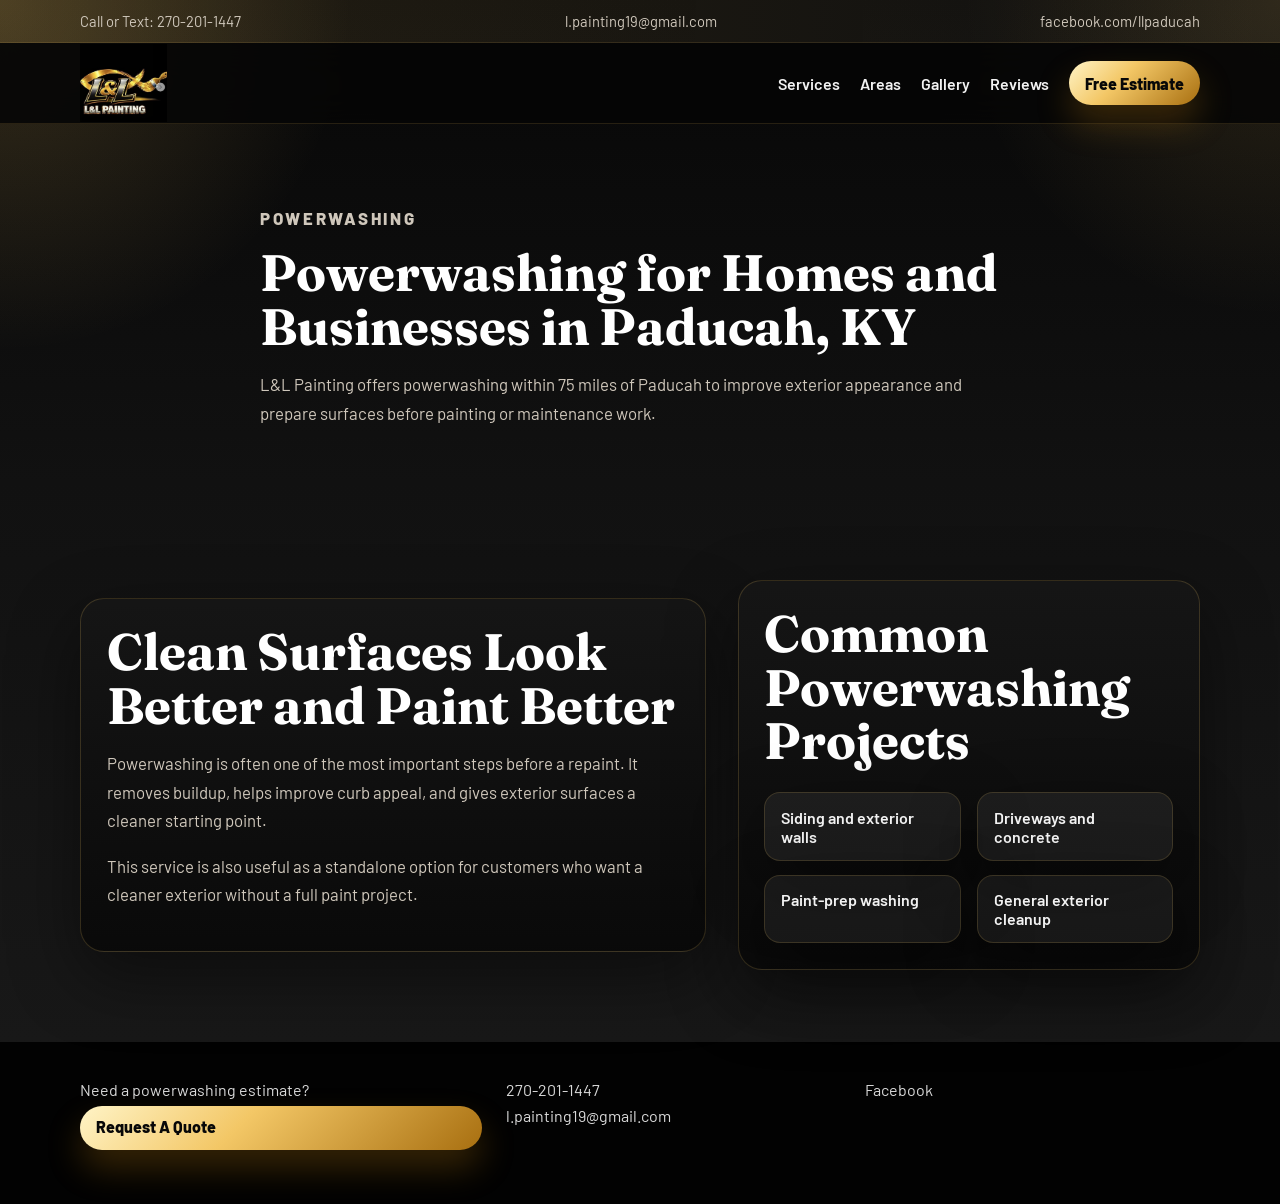
<file: powerwashing.html>
<!DOCTYPE html>
<html lang="en">
<head>
  <meta charset="UTF-8">
  <meta name="viewport" content="width=device-width, initial-scale=1.0">
  <title>Powerwashing in Paducah, KY | L&amp;L Painting</title>
  <meta name="description" content="Powerwashing in Paducah, KY from L&amp;L Painting for homes, businesses, siding, and concrete surfaces within 75 miles.">
  <link rel="preconnect" href="https://fonts.googleapis.com">
  <link rel="preconnect" href="https://fonts.gstatic.com" crossorigin>
  <link href="https://fonts.googleapis.com/css2?family=Barlow:wght@400;500;600;700;800&family=Fraunces:wght@600;700&display=swap" rel="stylesheet">
  <link rel="stylesheet" href="styles.css">
</head>
<body>
  <div class="topbar"><div class="container topbar-grid"><a href="tel:+12702011447">Call or Text: 270-201-1447</a><a href="mailto:l.painting19@gmail.com">l.painting19@gmail.com</a><a href="https://www.facebook.com/llpaducah" target="_blank" rel="noreferrer">facebook.com/llpaducah</a></div></div>
  <header class="site-header compact"><div class="container nav-wrap"><a class="brand" href="index.html"><img class="brand-logo" src="logo.png" alt="L&amp;L Painting logo"></a><button class="nav-toggle" type="button" aria-expanded="false" aria-controls="site-nav"><span></span><span></span><span></span></button><nav class="site-nav" id="site-nav"><a href="services.html">Services</a><a href="service-areas.html">Areas</a><a href="gallery.html">Gallery</a><a href="reviews.html">Reviews</a><a href="estimate.html" class="button button-small">Free Estimate</a></nav></div></header>
  <main>
    <section class="page-hero"><div class="container narrow"><p class="eyebrow">Powerwashing</p><h1>Powerwashing for Homes and Businesses in Paducah, KY</h1><p>L&amp;L Painting offers powerwashing within 75 miles of Paducah to improve exterior appearance and prepare surfaces before painting or maintenance work.</p></div></section>
    <section class="section"><div class="container split"><div class="detail-card"><h2>Clean Surfaces Look Better and Paint Better</h2><p>Powerwashing is often one of the most important steps before a repaint. It removes buildup, helps improve curb appeal, and gives exterior surfaces a cleaner starting point.</p><p>This service is also useful as a standalone option for customers who want a cleaner exterior without a full paint project.</p></div><div class="detail-card"><h2>Common Powerwashing Projects</h2><ul class="check-list"><li>Siding and exterior walls</li><li>Driveways and concrete</li><li>Paint-prep washing</li><li>General exterior cleanup</li></ul></div></div></section>
  </main>
  <footer class="site-footer"><div class="container footer-grid"><div><p>Need a powerwashing estimate?</p><a class="button button-small" href="estimate.html">Request A Quote</a></div><div><a href="tel:+12702011447">270-201-1447</a><a href="mailto:l.painting19@gmail.com">l.painting19@gmail.com</a></div><div><a href="https://www.facebook.com/llpaducah" target="_blank" rel="noreferrer">Facebook</a></div></div></footer>
  <div class="mobile-cta"><a href="tel:+12702011447">Call Now</a><a href="sms:+12702011447">Text Quote</a><a href="estimate.html">Free Estimate</a></div>
  <script src="script.js"></script>
</body>
</html>
</file>
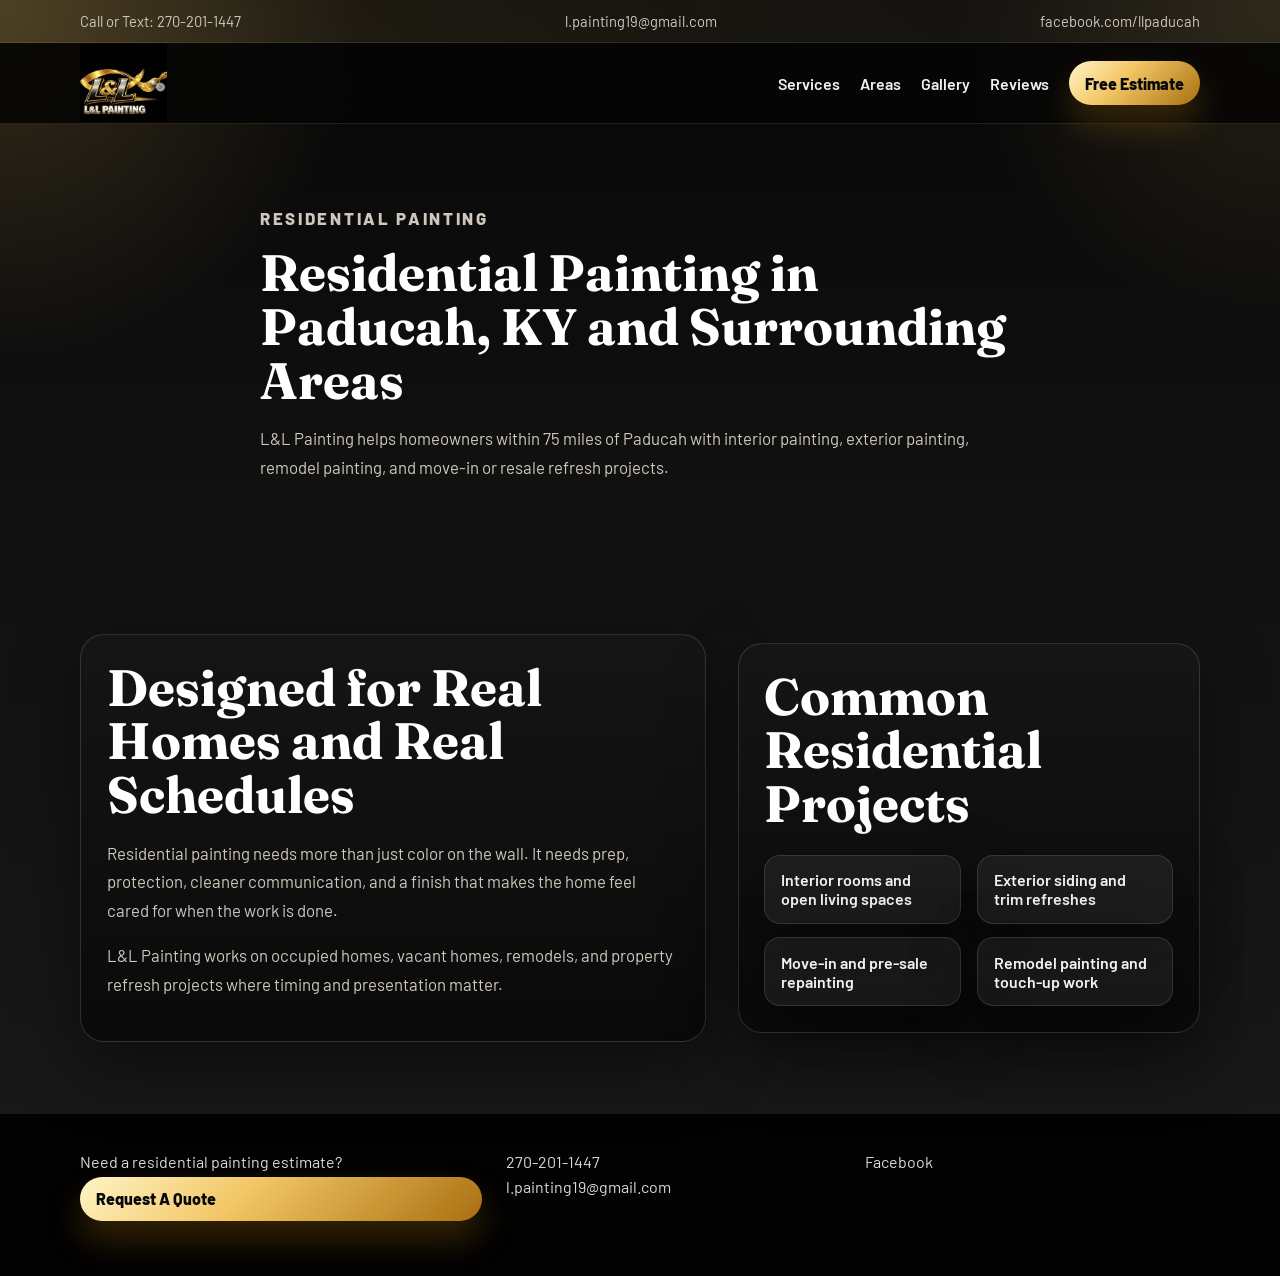
<file: residential-painting.html>
<!DOCTYPE html>
<html lang="en">
<head>
  <meta charset="UTF-8">
  <meta name="viewport" content="width=device-width, initial-scale=1.0">
  <title>Residential Painting in Paducah, KY | L&amp;L Painting</title>
  <meta name="description" content="L&amp;L Painting provides residential painting in Paducah, KY and within 75 miles for interiors, exteriors, remodels, and full home refreshes.">
  <link rel="preconnect" href="https://fonts.googleapis.com">
  <link rel="preconnect" href="https://fonts.gstatic.com" crossorigin>
  <link href="https://fonts.googleapis.com/css2?family=Barlow:wght@400;500;600;700;800&family=Fraunces:wght@600;700&display=swap" rel="stylesheet">
  <link rel="stylesheet" href="styles.css">
</head>
<body>
  <div class="topbar">
    <div class="container topbar-grid">
      <a href="tel:+12702011447">Call or Text: 270-201-1447</a>
      <a href="mailto:l.painting19@gmail.com">l.painting19@gmail.com</a>
      <a href="https://www.facebook.com/llpaducah" target="_blank" rel="noreferrer">facebook.com/llpaducah</a>
    </div>
  </div>
  <header class="site-header compact">
    <div class="container nav-wrap">
      <a class="brand" href="index.html"><img class="brand-logo" src="logo.png" alt="L&amp;L Painting logo"></a>
      <button class="nav-toggle" type="button" aria-expanded="false" aria-controls="site-nav"><span></span><span></span><span></span></button>
      <nav class="site-nav" id="site-nav">
        <a href="services.html">Services</a>
        <a href="service-areas.html">Areas</a>
        <a href="gallery.html">Gallery</a>
        <a href="reviews.html">Reviews</a>
        <a href="estimate.html" class="button button-small">Free Estimate</a>
      </nav>
    </div>
  </header>
  <main>
    <section class="page-hero">
      <div class="container narrow">
        <p class="eyebrow">Residential Painting</p>
        <h1>Residential Painting in Paducah, KY and Surrounding Areas</h1>
        <p>L&amp;L Painting helps homeowners within 75 miles of Paducah with interior painting, exterior painting, remodel painting, and move-in or resale refresh projects.</p>
      </div>
    </section>
    <section class="section">
      <div class="container split">
        <div class="detail-card">
          <h2>Designed for Real Homes and Real Schedules</h2>
          <p>Residential painting needs more than just color on the wall. It needs prep, protection, cleaner communication, and a finish that makes the home feel cared for when the work is done.</p>
          <p>L&amp;L Painting works on occupied homes, vacant homes, remodels, and property refresh projects where timing and presentation matter.</p>
        </div>
        <div class="detail-card">
          <h2>Common Residential Projects</h2>
          <ul class="check-list">
            <li>Interior rooms and open living spaces</li>
            <li>Exterior siding and trim refreshes</li>
            <li>Move-in and pre-sale repainting</li>
            <li>Remodel painting and touch-up work</li>
          </ul>
        </div>
      </div>
    </section>
  </main>
  <footer class="site-footer">
    <div class="container footer-grid">
      <div><p>Need a residential painting estimate?</p><a class="button button-small" href="estimate.html">Request A Quote</a></div>
      <div><a href="tel:+12702011447">270-201-1447</a><a href="mailto:l.painting19@gmail.com">l.painting19@gmail.com</a></div>
      <div><a href="https://www.facebook.com/llpaducah" target="_blank" rel="noreferrer">Facebook</a></div>
    </div>
  </footer>
  <div class="mobile-cta">
    <a href="tel:+12702011447">Call Now</a>
    <a href="sms:+12702011447">Text Quote</a>
    <a href="estimate.html">Free Estimate</a>
  </div>
  <script src="script.js"></script>
</body>
</html>
</file>
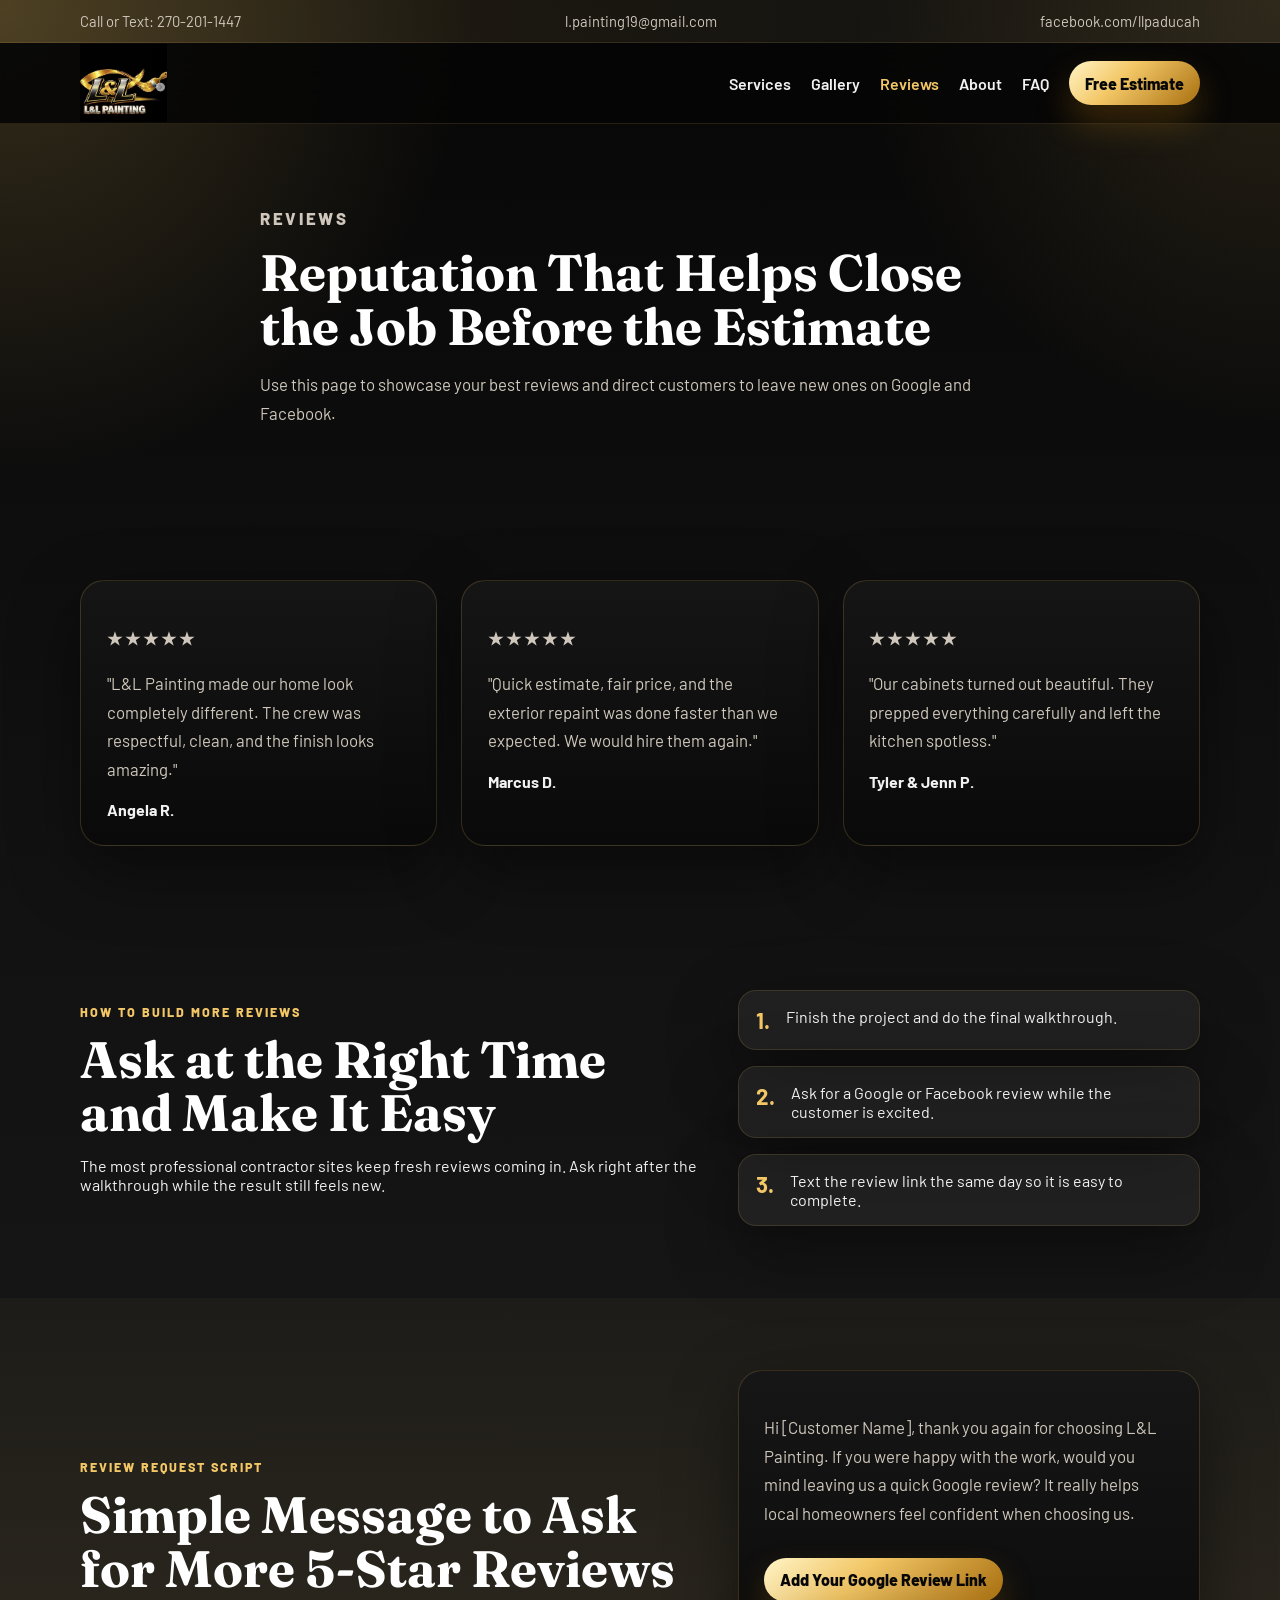
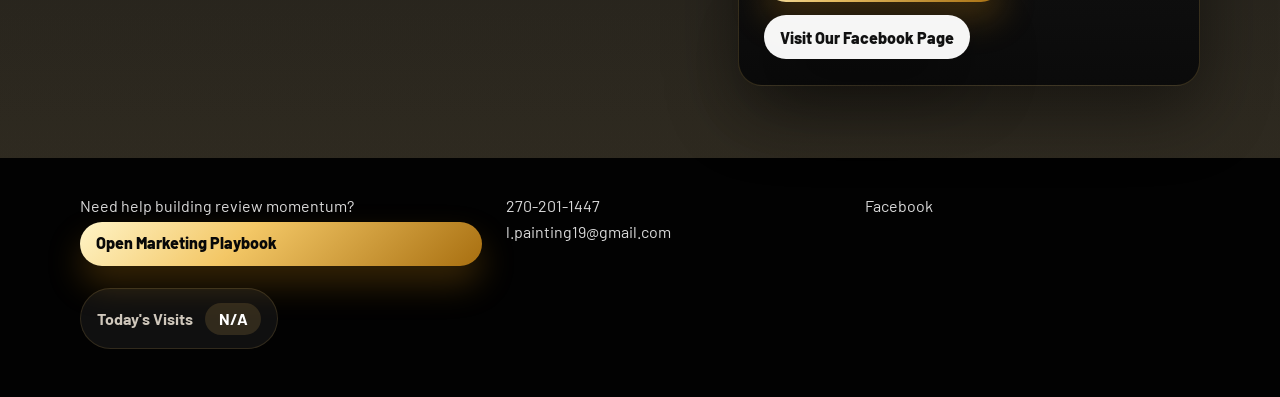
<file: reviews.html>
<!DOCTYPE html>
<html lang="en">
<head>
  <meta charset="UTF-8">
  <meta name="viewport" content="width=device-width, initial-scale=1.0">
  <title>Reviews | L&amp;L Painting</title>
  <meta name="description" content="Read customer testimonials and review prompts for L&amp;L Painting.">
  <link rel="preconnect" href="https://fonts.googleapis.com">
  <link rel="preconnect" href="https://fonts.gstatic.com" crossorigin>
  <link href="https://fonts.googleapis.com/css2?family=Barlow:wght@400;500;600;700;800&family=Fraunces:wght@600;700&display=swap" rel="stylesheet">
  <link rel="stylesheet" href="styles.css">
</head>
<body>
  <div class="topbar">
    <div class="container topbar-grid">
      <a href="tel:+12702011447">Call or Text: 270-201-1447</a>
      <a href="mailto:l.painting19@gmail.com">l.painting19@gmail.com</a>
      <a href="https://www.facebook.com/llpaducah" target="_blank" rel="noreferrer">facebook.com/llpaducah</a>
    </div>
  </div>
  <header class="site-header compact">
    <div class="container nav-wrap">
      <a class="brand" href="index.html"><img class="brand-logo" src="logo.png" alt="L&amp;L Painting logo"></a>
      <button class="nav-toggle" type="button" aria-expanded="false" aria-controls="site-nav"><span></span><span></span><span></span></button>
      <nav class="site-nav" id="site-nav">
        <a href="services.html">Services</a>
        <a href="gallery.html">Gallery</a>
        <a href="reviews.html" class="active">Reviews</a>
        <a href="about.html">About</a>
        <a href="index.html#faq">FAQ</a>
        <a href="estimate.html" class="button button-small">Free Estimate</a>
      </nav>
    </div>
  </header>
  <main>
    <section class="page-hero">
      <div class="container narrow">
        <p class="eyebrow">Reviews</p>
        <h1>Reputation That Helps Close the Job Before the Estimate</h1>
        <p>Use this page to showcase your best reviews and direct customers to leave new ones on Google and Facebook.</p>
      </div>
    </section>
    <section class="section">
      <div class="container card-grid three-up">
        <article class="review-card large">
          <p class="stars">★★★★★</p>
          <p>"L&amp;L Painting made our home look completely different. The crew was respectful, clean, and the finish looks amazing."</p>
          <strong>Angela R.</strong>
        </article>
        <article class="review-card large">
          <p class="stars">★★★★★</p>
          <p>"Quick estimate, fair price, and the exterior repaint was done faster than we expected. We would hire them again."</p>
          <strong>Marcus D.</strong>
        </article>
        <article class="review-card large">
          <p class="stars">★★★★★</p>
          <p>"Our cabinets turned out beautiful. They prepped everything carefully and left the kitchen spotless."</p>
          <strong>Tyler &amp; Jenn P.</strong>
        </article>
      </div>
    </section>
    <section class="section">
      <div class="container split">
        <div>
          <p class="eyebrow">How To Build More Reviews</p>
          <h2>Ask at the Right Time and Make It Easy</h2>
          <p>The most professional contractor sites keep fresh reviews coming in. Ask right after the walkthrough while the result still feels new.</p>
        </div>
        <div class="steps">
          <article><strong>1.</strong><span>Finish the project and do the final walkthrough.</span></article>
          <article><strong>2.</strong><span>Ask for a Google or Facebook review while the customer is excited.</span></article>
          <article><strong>3.</strong><span>Text the review link the same day so it is easy to complete.</span></article>
        </div>
      </div>
    </section>
    <section class="section section-accent">
      <div class="container split">
        <div>
          <p class="eyebrow">Review Request Script</p>
          <h2>Simple Message to Ask for More 5-Star Reviews</h2>
        </div>
        <div class="detail-card">
          <p>Hi [Customer Name], thank you again for choosing L&amp;L Painting. If you were happy with the work, would you mind leaving us a quick Google review? It really helps local homeowners feel confident when choosing us.</p>
          <a class="button button-small" href="https://www.google.com/business/" target="_blank" rel="noreferrer">Add Your Google Review Link</a>
          <a class="button button-small button-light" href="https://www.facebook.com/llpaducah" target="_blank" rel="noreferrer">Visit Our Facebook Page</a>
        </div>
      </div>
    </section>
  </main>
  <footer class="site-footer">
    <div class="container footer-grid">
      <div><p>Need help building review momentum?</p><a class="button button-small" href="marketing-system.md">Open Marketing Playbook</a><div class="visitor-counter"><span>Today's Visits</span><span class="visitor-counter-value" aria-live="polite">...</span></div></div>
      <div><a href="tel:+12702011447">270-201-1447</a><a href="mailto:l.painting19@gmail.com">l.painting19@gmail.com</a></div>
      <div><a href="https://www.facebook.com/llpaducah" target="_blank" rel="noreferrer">Facebook</a></div>
    </div>
  </footer>
  <div class="mobile-cta">
    <a href="tel:+12702011447">Call Now</a>
    <a href="sms:+12702011447">Text Quote</a>
    <a href="estimate.html">Free Estimate</a>
  </div>
  <script src="script.js"></script>
</body>
</html>
</file>
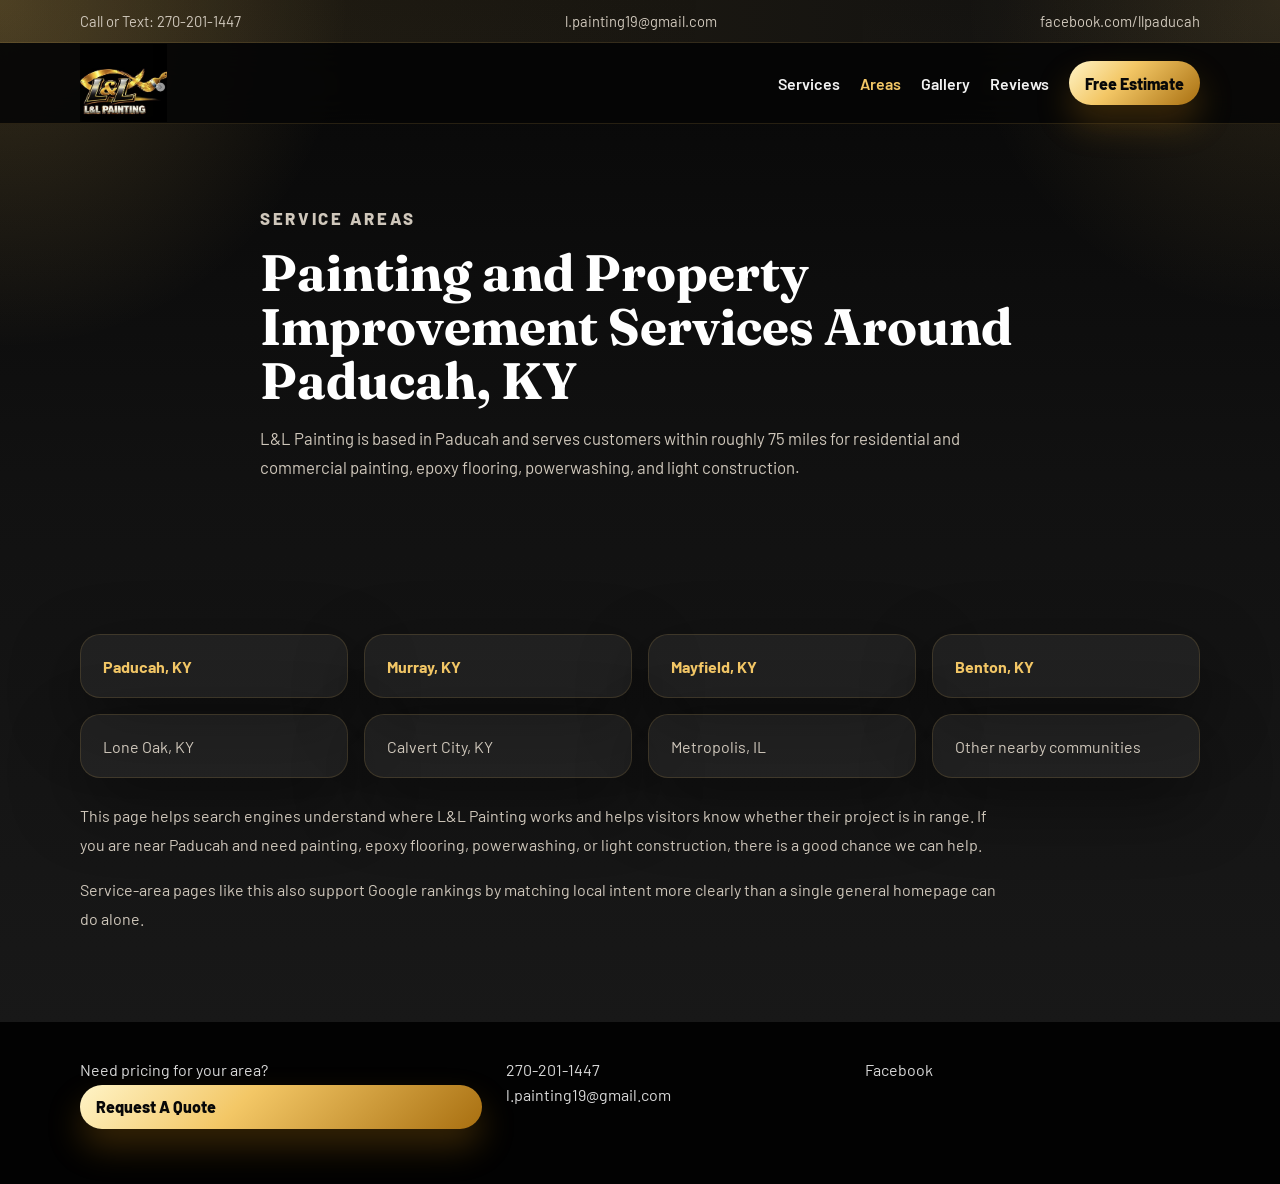
<file: service-areas.html>
<!DOCTYPE html>
<html lang="en">
<head>
  <meta charset="UTF-8">
  <meta name="viewport" content="width=device-width, initial-scale=1.0">
  <title>Service Areas | L&amp;L Painting</title>
  <meta name="description" content="L&amp;L Painting serves Paducah, KY and surrounding communities within 75 miles for painting, epoxy flooring, powerwashing, and light construction.">
  <link rel="preconnect" href="https://fonts.googleapis.com">
  <link rel="preconnect" href="https://fonts.gstatic.com" crossorigin>
  <link href="https://fonts.googleapis.com/css2?family=Barlow:wght@400;500;600;700;800&family=Fraunces:wght@600;700&display=swap" rel="stylesheet">
  <link rel="stylesheet" href="styles.css">
</head>
<body>
  <div class="topbar"><div class="container topbar-grid"><a href="tel:+12702011447">Call or Text: 270-201-1447</a><a href="mailto:l.painting19@gmail.com">l.painting19@gmail.com</a><a href="https://www.facebook.com/llpaducah" target="_blank" rel="noreferrer">facebook.com/llpaducah</a></div></div>
  <header class="site-header compact"><div class="container nav-wrap"><a class="brand" href="index.html"><img class="brand-logo" src="logo.png" alt="L&amp;L Painting logo"></a><button class="nav-toggle" type="button" aria-expanded="false" aria-controls="site-nav"><span></span><span></span><span></span></button><nav class="site-nav" id="site-nav"><a href="services.html">Services</a><a href="service-areas.html" class="active">Areas</a><a href="gallery.html">Gallery</a><a href="reviews.html">Reviews</a><a href="estimate.html" class="button button-small">Free Estimate</a></nav></div></header>
  <main>
    <section class="page-hero"><div class="container narrow"><p class="eyebrow">Service Areas</p><h1>Painting and Property Improvement Services Around Paducah, KY</h1><p>L&amp;L Painting is based in Paducah and serves customers within roughly 75 miles for residential and commercial painting, epoxy flooring, powerwashing, and light construction.</p></div></section>
    <section class="section"><div class="container"><div class="location-grid"><article class="location-card"><a class="text-link" href="paducah-painting.html">Paducah, KY</a></article><article class="location-card"><a class="text-link" href="murray-painting.html">Murray, KY</a></article><article class="location-card"><a class="text-link" href="mayfield-painting.html">Mayfield, KY</a></article><article class="location-card"><a class="text-link" href="benton-painting.html">Benton, KY</a></article><article class="location-card">Lone Oak, KY</article><article class="location-card">Calvert City, KY</article><article class="location-card">Metropolis, IL</article><article class="location-card">Other nearby communities</article></div><div class="service-area-copy"><p>This page helps search engines understand where L&amp;L Painting works and helps visitors know whether their project is in range. If you are near Paducah and need painting, epoxy flooring, powerwashing, or light construction, there is a good chance we can help.</p><p>Service-area pages like this also support Google rankings by matching local intent more clearly than a single general homepage can do alone.</p></div></div></section>
  </main>
  <footer class="site-footer"><div class="container footer-grid"><div><p>Need pricing for your area?</p><a class="button button-small" href="estimate.html">Request A Quote</a></div><div><a href="tel:+12702011447">270-201-1447</a><a href="mailto:l.painting19@gmail.com">l.painting19@gmail.com</a></div><div><a href="https://www.facebook.com/llpaducah" target="_blank" rel="noreferrer">Facebook</a></div></div></footer>
  <div class="mobile-cta"><a href="tel:+12702011447">Call Now</a><a href="sms:+12702011447">Text Quote</a><a href="estimate.html">Free Estimate</a></div>
  <script src="script.js"></script>
</body>
</html>
</file>
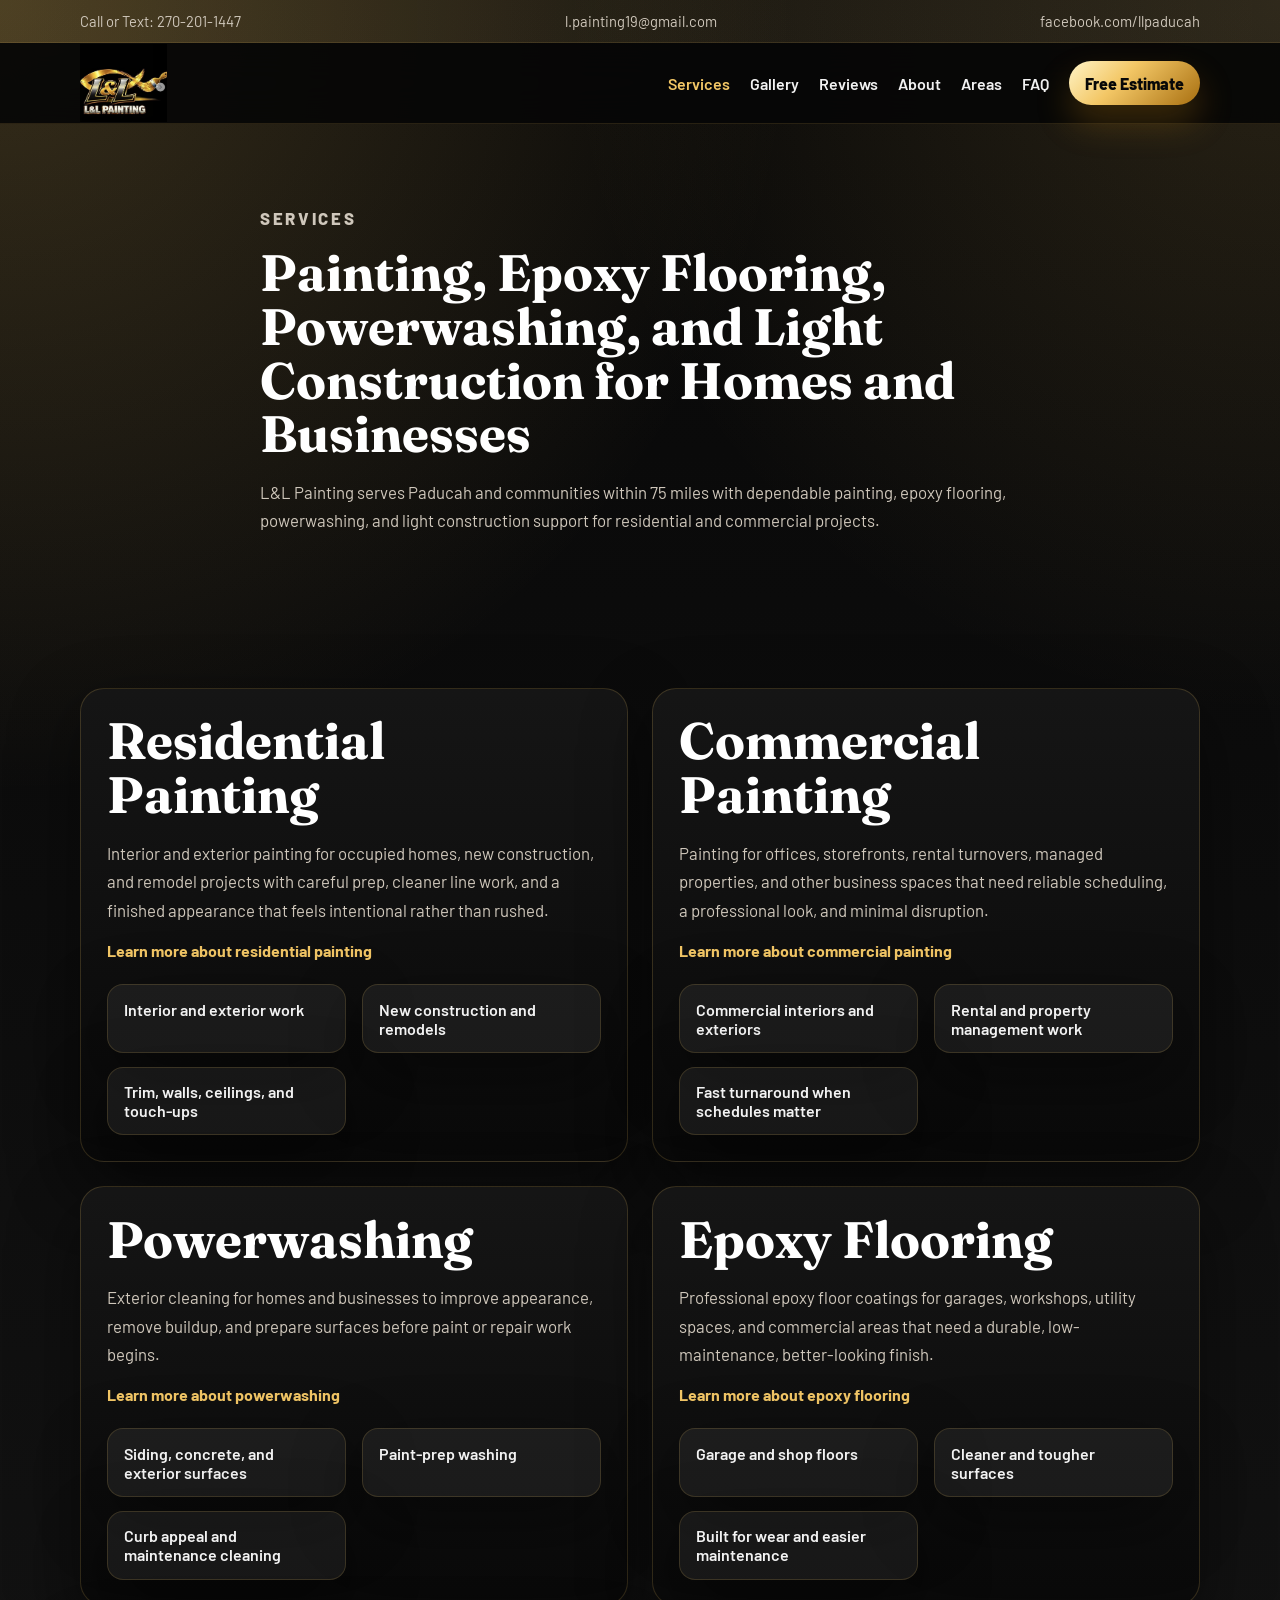
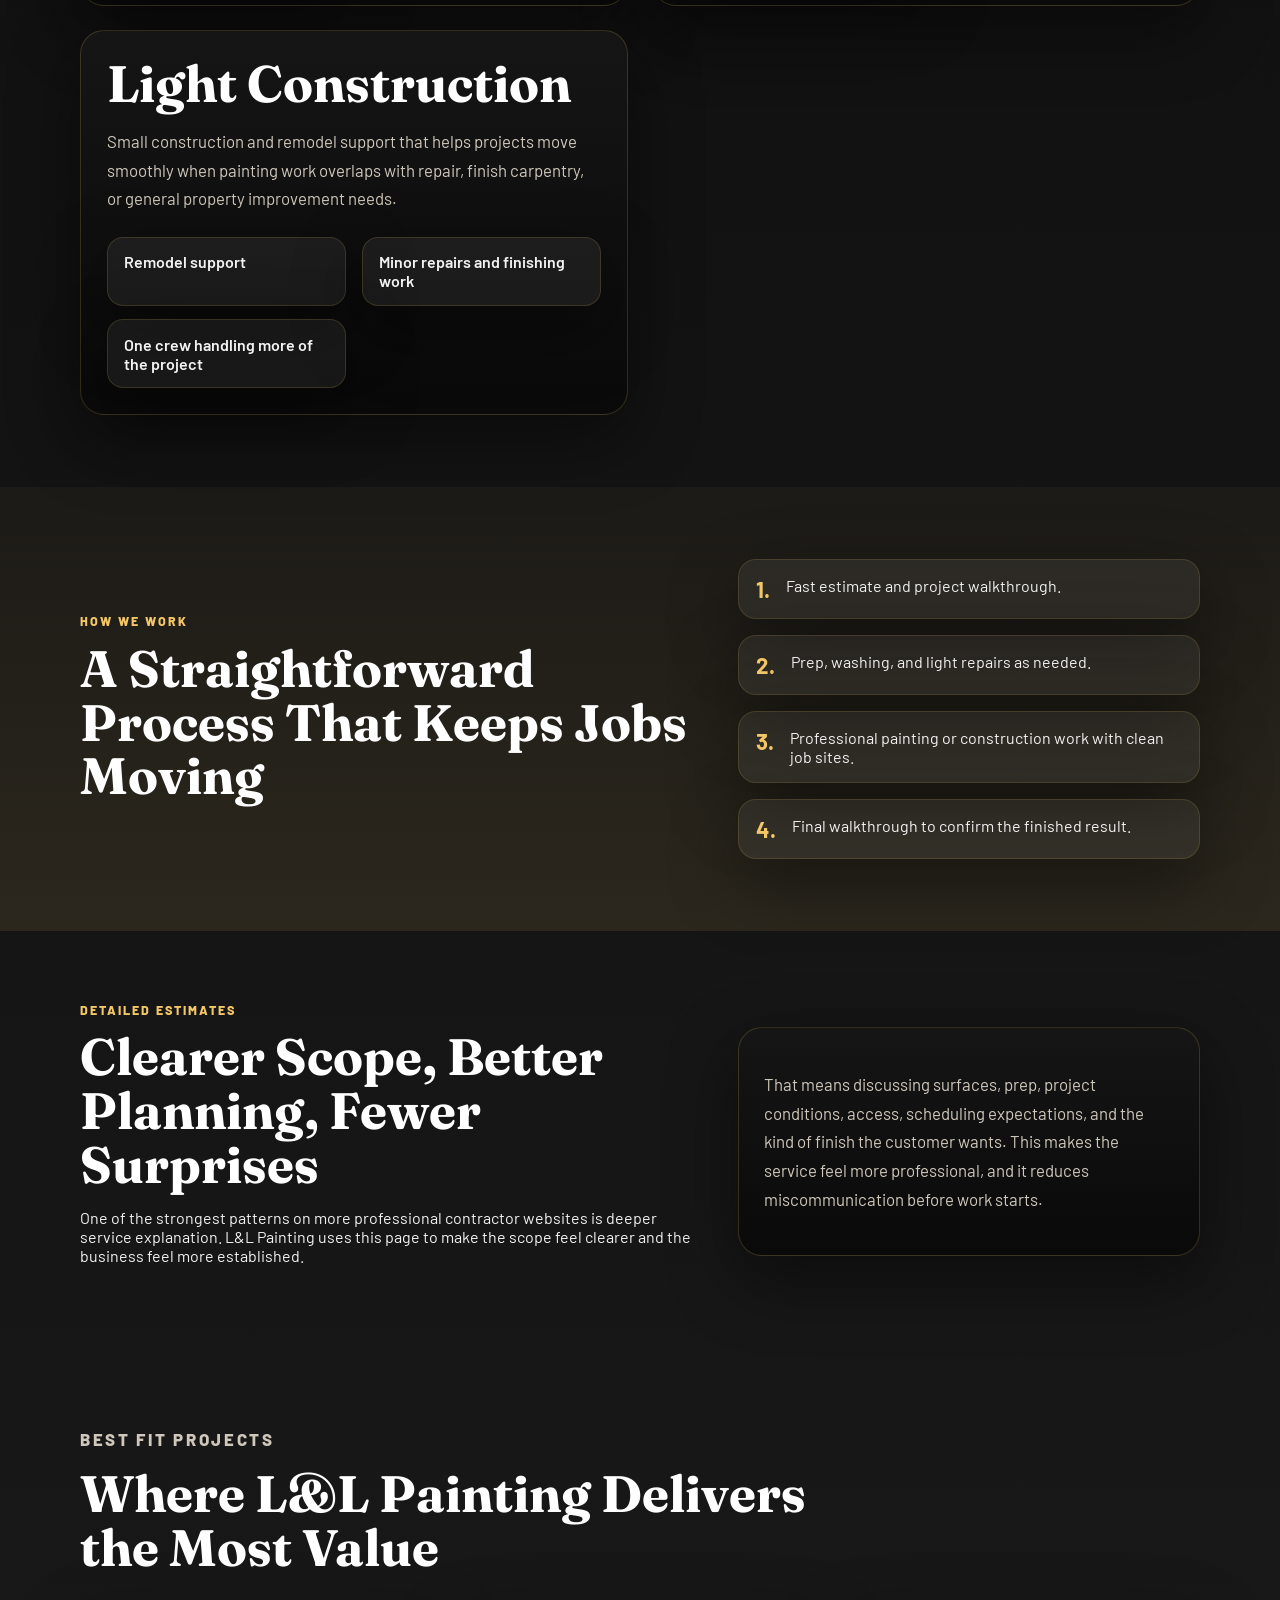
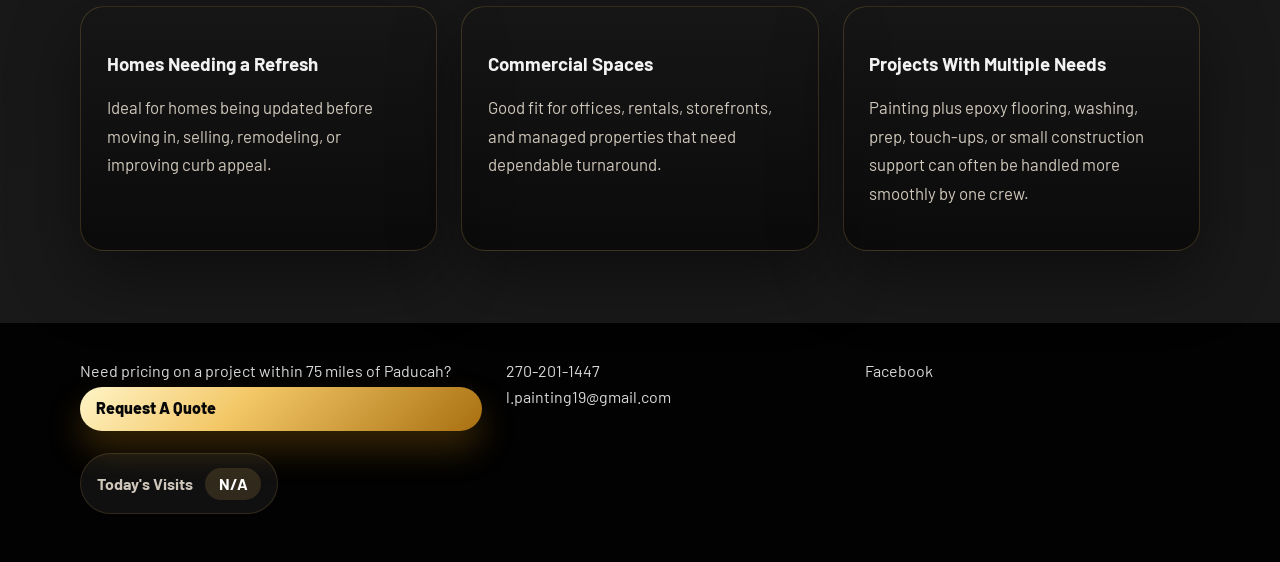
<file: services.html>
<!DOCTYPE html>
<html lang="en">
<head>
  <meta charset="UTF-8">
  <meta name="viewport" content="width=device-width, initial-scale=1.0">
  <title>Services | L&amp;L Painting</title>
  <meta name="description" content="Explore residential and commercial painting, epoxy flooring, new construction and remodel work, powerwashing, and light construction from L&amp;L Painting in Paducah, KY.">
  <link rel="preconnect" href="https://fonts.googleapis.com">
  <link rel="preconnect" href="https://fonts.gstatic.com" crossorigin>
  <link href="https://fonts.googleapis.com/css2?family=Barlow:wght@400;500;600;700;800&family=Fraunces:wght@600;700&display=swap" rel="stylesheet">
  <link rel="stylesheet" href="styles.css">
</head>
<body>
  <div class="topbar">
    <div class="container topbar-grid">
      <a href="tel:+12702011447">Call or Text: 270-201-1447</a>
      <a href="mailto:l.painting19@gmail.com">l.painting19@gmail.com</a>
      <a href="https://www.facebook.com/llpaducah" target="_blank" rel="noreferrer">facebook.com/llpaducah</a>
    </div>
  </div>
  <header class="site-header compact">
    <div class="container nav-wrap">
      <a class="brand" href="index.html"><img class="brand-logo" src="logo.png" alt="L&amp;L Painting logo"></a>
      <button class="nav-toggle" type="button" aria-expanded="false" aria-controls="site-nav"><span></span><span></span><span></span></button>
      <nav class="site-nav" id="site-nav">
        <a href="services.html" class="active">Services</a>
        <a href="gallery.html">Gallery</a>
        <a href="reviews.html">Reviews</a>
        <a href="about.html">About</a>
        <a href="service-areas.html">Areas</a>
        <a href="index.html#faq">FAQ</a>
        <a href="estimate.html" class="button button-small">Free Estimate</a>
      </nav>
    </div>
  </header>
  <main>
    <section class="page-hero">
      <div class="container narrow">
        <p class="eyebrow">Services</p>
        <h1>Painting, Epoxy Flooring, Powerwashing, and Light Construction for Homes and Businesses</h1>
        <p>L&amp;L Painting serves Paducah and communities within 75 miles with dependable painting, epoxy flooring, powerwashing, and light construction support for residential and commercial projects.</p>
      </div>
    </section>
    <section class="section">
      <div class="container card-grid two-up">
        <article class="detail-card">
          <h2>Residential Painting</h2>
          <p>Interior and exterior painting for occupied homes, new construction, and remodel projects with careful prep, cleaner line work, and a finished appearance that feels intentional rather than rushed.</p>
          <a class="text-link" href="residential-painting.html">Learn more about residential painting</a>
          <ul class="check-list">
            <li>Interior and exterior work</li>
            <li>New construction and remodels</li>
            <li>Trim, walls, ceilings, and touch-ups</li>
          </ul>
        </article>
        <article class="detail-card">
          <h2>Commercial Painting</h2>
          <p>Painting for offices, storefronts, rental turnovers, managed properties, and other business spaces that need reliable scheduling, a professional look, and minimal disruption.</p>
          <a class="text-link" href="commercial-painting.html">Learn more about commercial painting</a>
          <ul class="check-list">
            <li>Commercial interiors and exteriors</li>
            <li>Rental and property management work</li>
            <li>Fast turnaround when schedules matter</li>
          </ul>
        </article>
        <article class="detail-card">
          <h2>Powerwashing</h2>
          <p>Exterior cleaning for homes and businesses to improve appearance, remove buildup, and prepare surfaces before paint or repair work begins.</p>
          <a class="text-link" href="powerwashing.html">Learn more about powerwashing</a>
          <ul class="check-list">
            <li>Siding, concrete, and exterior surfaces</li>
            <li>Paint-prep washing</li>
            <li>Curb appeal and maintenance cleaning</li>
          </ul>
        </article>
        <article class="detail-card">
          <h2>Epoxy Flooring</h2>
          <p>Professional epoxy floor coatings for garages, workshops, utility spaces, and commercial areas that need a durable, low-maintenance, better-looking finish.</p>
          <a class="text-link" href="epoxy-flooring.html">Learn more about epoxy flooring</a>
          <ul class="check-list">
            <li>Garage and shop floors</li>
            <li>Cleaner and tougher surfaces</li>
            <li>Built for wear and easier maintenance</li>
          </ul>
        </article>
        <article class="detail-card">
          <h2>Light Construction</h2>
          <p>Small construction and remodel support that helps projects move smoothly when painting work overlaps with repair, finish carpentry, or general property improvement needs.</p>
          <ul class="check-list">
            <li>Remodel support</li>
            <li>Minor repairs and finishing work</li>
            <li>One crew handling more of the project</li>
          </ul>
        </article>
      </div>
    </section>
    <section class="section section-accent">
      <div class="container split">
        <div>
          <p class="eyebrow">How We Work</p>
          <h2>A Straightforward Process That Keeps Jobs Moving</h2>
        </div>
        <div class="steps">
          <article><strong>1.</strong><span>Fast estimate and project walkthrough.</span></article>
          <article><strong>2.</strong><span>Prep, washing, and light repairs as needed.</span></article>
          <article><strong>3.</strong><span>Professional painting or construction work with clean job sites.</span></article>
          <article><strong>4.</strong><span>Final walkthrough to confirm the finished result.</span></article>
        </div>
      </div>
    </section>
    <section class="section">
      <div class="container split">
        <div>
          <p class="eyebrow">Detailed Estimates</p>
          <h2>Clearer Scope, Better Planning, Fewer Surprises</h2>
          <p>One of the strongest patterns on more professional contractor websites is deeper service explanation. L&amp;L Painting uses this page to make the scope feel clearer and the business feel more established.</p>
        </div>
        <div class="detail-card">
          <p>That means discussing surfaces, prep, project conditions, access, scheduling expectations, and the kind of finish the customer wants. This makes the service feel more professional, and it reduces miscommunication before work starts.</p>
        </div>
      </div>
    </section>
    <section class="section">
      <div class="container">
        <div class="section-heading">
          <p class="eyebrow">Best Fit Projects</p>
          <h2>Where L&amp;L Painting Delivers the Most Value</h2>
        </div>
        <div class="card-grid three-up">
          <article class="service-card">
            <h3>Homes Needing a Refresh</h3>
            <p>Ideal for homes being updated before moving in, selling, remodeling, or improving curb appeal.</p>
          </article>
          <article class="service-card">
            <h3>Commercial Spaces</h3>
            <p>Good fit for offices, rentals, storefronts, and managed properties that need dependable turnaround.</p>
          </article>
          <article class="service-card">
            <h3>Projects With Multiple Needs</h3>
            <p>Painting plus epoxy flooring, washing, prep, touch-ups, or small construction support can often be handled more smoothly by one crew.</p>
          </article>
        </div>
      </div>
    </section>
  </main>
  <footer class="site-footer">
    <div class="container footer-grid">
      <div><p>Need pricing on a project within 75 miles of Paducah?</p><a class="button button-small" href="estimate.html">Request A Quote</a><div class="visitor-counter"><span>Today's Visits</span><span class="visitor-counter-value" aria-live="polite">...</span></div></div>
      <div><a href="tel:+12702011447">270-201-1447</a><a href="mailto:l.painting19@gmail.com">l.painting19@gmail.com</a></div>
      <div><a href="https://www.facebook.com/llpaducah" target="_blank" rel="noreferrer">Facebook</a></div>
    </div>
  </footer>
  <div class="mobile-cta">
    <a href="tel:+12702011447">Call Now</a>
    <a href="sms:+12702011447">Text Quote</a>
    <a href="estimate.html">Free Estimate</a>
  </div>
  <script src="script.js"></script>
</body>
</html>
</file>
<file: styles.css>
:root {
  --navy: #d8ae49;
  --navy-deep: #050505;
  --gold: #f3c766;
  --gold-deep: #a86f10;
  --cream: #171717;
  --white: #ffffff;
  --ink: #f2f2f2;
  --muted: #cfc7bb;
  --line: rgba(243, 199, 102, 0.18);
  --shadow: 0 24px 70px rgba(0, 0, 0, 0.45);
  --radius: 24px;
}

* {
  box-sizing: border-box;
}

html {
  scroll-behavior: smooth;
}

body {
  margin: 0;
  font-family: "Barlow", sans-serif;
  color: var(--ink);
  background:
    radial-gradient(circle at top left, rgba(243, 199, 102, 0.2), transparent 20%),
    radial-gradient(circle at top right, rgba(243, 199, 102, 0.14), transparent 18%),
    linear-gradient(180deg, #070707 0%, #111111 40%, #1a1a1a 100%);
}

a {
  color: inherit;
  text-decoration: none;
}

img {
  max-width: 100%;
}

.container {
  width: min(1120px, calc(100% - 2rem));
  margin: 0 auto;
}

.narrow {
  width: min(760px, 100%);
}

.site-header {
  position: sticky;
  top: 0;
  z-index: 20;
  background: rgba(6, 6, 6, 0.9);
  backdrop-filter: blur(18px);
  border-bottom: 1px solid rgba(243, 199, 102, 0.14);
}

.topbar {
  background: linear-gradient(90deg, rgba(243, 199, 102, 0.12), rgba(255, 255, 255, 0.03));
  border-bottom: 1px solid rgba(243, 199, 102, 0.12);
}

.topbar-grid {
  display: flex;
  justify-content: space-between;
  align-items: center;
  gap: 1rem;
  min-height: 42px;
  font-size: 0.92rem;
}

.topbar-grid a {
  color: var(--muted);
}

.compact {
  position: relative;
}

.nav-wrap {
  display: flex;
  align-items: center;
  justify-content: space-between;
  gap: 1rem;
  min-height: 80px;
}

.brand {
  display: inline-flex;
  align-items: center;
  gap: 0.75rem;
  font-weight: 800;
  letter-spacing: 0.02em;
}

.brand-logo {
  display: block;
  height: 78px;
  width: auto;
}

.brand-logo-footer {
  height: 92px;
}

.brand-mark {
  display: inline-grid;
  place-items: center;
  width: 52px;
  height: 52px;
  border-radius: 18px;
  background: linear-gradient(135deg, #fff7db 0%, var(--gold) 35%, var(--gold-deep) 100%);
  color: #0a0a0a;
  box-shadow: var(--shadow);
  border: 1px solid rgba(255, 255, 255, 0.18);
}

.brand-text {
  font-size: 1.1rem;
  color: var(--white);
  text-transform: uppercase;
  letter-spacing: 0.08em;
}

.site-nav {
  display: flex;
  align-items: center;
  gap: 1.25rem;
  font-weight: 600;
}

.site-nav a.active {
  color: var(--gold);
}

.nav-toggle {
  display: none;
  border: 0;
  background: transparent;
  padding: 0;
}

.nav-toggle span {
  display: block;
  width: 26px;
  height: 3px;
  margin: 4px 0;
  border-radius: 99px;
  background: var(--gold);
}

.hero,
.page-hero {
  padding: 5rem 0 4rem;
}

.hero-grid,
.split {
  display: grid;
  grid-template-columns: 1.15fr 0.85fr;
  gap: 2rem;
  align-items: center;
}

.hero-copy h1,
.page-hero h1,
.section h2,
.detail-card h2 {
  margin: 0;
  font-family: "Fraunces", serif;
  line-height: 1.05;
  color: var(--white);
}

.hero-copy h1 {
  font-size: clamp(2.8rem, 5vw, 5rem);
}

.page-hero h1,
.section h2 {
  font-size: clamp(2rem, 4vw, 3.2rem);
}

.eyebrow {
  margin: 0 0 0.85rem;
  color: var(--gold);
  text-transform: uppercase;
  letter-spacing: 0.16em;
  font-weight: 800;
  font-size: 0.78rem;
}

.hero-text,
.section-heading p,
.detail-card p,
.page-hero p,
.review-card p,
.gallery-card p,
.service-card p {
  color: var(--muted);
  font-size: 1.05rem;
  line-height: 1.7;
}

.hero-actions,
.stacked-actions {
  display: flex;
  flex-wrap: wrap;
  gap: 1rem;
  margin: 2rem 0;
}

.hero-badges,
.mini-trust,
.cta-points {
  display: flex;
  flex-wrap: wrap;
  gap: 0.75rem;
  padding: 0;
  margin: 1.25rem 0 0;
  list-style: none;
}

.hero-badges span,
.mini-trust span,
.cta-points li {
  display: inline-flex;
  align-items: center;
  padding: 0.7rem 1rem;
  border-radius: 999px;
  background: rgba(255, 255, 255, 0.08);
  border: 1px solid rgba(243, 199, 102, 0.16);
  color: var(--white);
  font-weight: 700;
}

.button {
  display: inline-flex;
  align-items: center;
  justify-content: center;
  min-height: 52px;
  padding: 0.9rem 1.4rem;
  border-radius: 999px;
  background: linear-gradient(135deg, #fff4c7 0%, var(--gold) 40%, var(--gold-deep) 100%);
  color: #080808;
  font-weight: 800;
  box-shadow: 0 18px 34px rgba(168, 111, 16, 0.32);
}

.button-secondary {
  background: transparent;
  color: var(--white);
  border: 1px solid rgba(243, 199, 102, 0.5);
  box-shadow: none;
}

.button-light {
  background: rgba(255, 255, 255, 0.96);
  color: #111111;
  box-shadow: var(--shadow);
}

.button-small {
  min-height: 44px;
  padding: 0.7rem 1rem;
}

.text-link {
  color: var(--gold);
  font-weight: 700;
}

.trust-list,
.check-list {
  display: grid;
  grid-template-columns: repeat(2, minmax(0, 1fr));
  gap: 0.85rem 1rem;
  padding: 0;
  margin: 1.5rem 0 0;
  list-style: none;
}

.trust-list li,
.check-list li {
  padding: 0.9rem 1rem;
  border-radius: 16px;
  background: rgba(255, 255, 255, 0.06);
  border: 1px solid rgba(243, 199, 102, 0.16);
  box-shadow: var(--shadow);
  font-weight: 600;
}

.hero-card,
.detail-card,
.service-card,
.gallery-card,
.review-card,
.lead-form {
  border-radius: var(--radius);
  background: linear-gradient(180deg, rgba(22, 22, 22, 0.96), rgba(10, 10, 10, 0.96));
  border: 1px solid var(--line);
  box-shadow: var(--shadow);
}

.hero-card {
  padding: 1rem;
}

.hero-photo,
.gallery-photo {
  position: relative;
  min-height: 300px;
  border-radius: 20px;
  overflow: hidden;
  background-size: cover;
  background-position: center;
}

.hero-photo span {
  position: absolute;
  left: 1rem;
  bottom: 1rem;
  padding: 0.55rem 0.85rem;
  border-radius: 999px;
  background: rgba(255, 248, 220, 0.92);
  color: #111111;
  font-weight: 700;
}

.photo-home {
  background:
    linear-gradient(135deg, rgba(16, 58, 93, 0.35), rgba(16, 58, 93, 0.1)),
    url("https://images.unsplash.com/photo-1505693416388-ac5ce068fe85?auto=format&fit=crop&w=1200&q=80");
}

.photo-living {
  background:
    linear-gradient(135deg, rgba(16, 58, 93, 0.15), rgba(243, 181, 63, 0.2)),
    url("https://images.unsplash.com/photo-1505693416388-ac5ce068fe85?auto=format&fit=crop&w=1200&q=80");
}

.photo-exterior {
  background:
    linear-gradient(135deg, rgba(16, 58, 93, 0.18), rgba(243, 181, 63, 0.15)),
    url("https://images.unsplash.com/photo-1576941089067-2de3c901e126?auto=format&fit=crop&w=1200&q=80");
}

.photo-cabinet {
  background:
    linear-gradient(135deg, rgba(10, 39, 64, 0.12), rgba(243, 181, 63, 0.2)),
    url("https://images.unsplash.com/photo-1484154218962-a197022b5858?auto=format&fit=crop&w=1200&q=80");
}

.photo-garage {
  background:
    linear-gradient(135deg, rgba(16, 58, 93, 0.18), rgba(255, 255, 255, 0.1)),
    url("https://images.unsplash.com/photo-1513694203232-719a280e022f?auto=format&fit=crop&w=1200&q=80");
}

.hero-stats {
  display: grid;
  grid-template-columns: repeat(3, 1fr);
  gap: 1rem;
  padding: 1rem 0 0;
}

.hero-stats article {
  padding: 1rem;
  border-radius: 18px;
  background: rgba(255, 255, 255, 0.06);
  border: 1px solid rgba(243, 199, 102, 0.12);
}

.hero-stats strong,
.steps strong {
  display: block;
  color: var(--gold);
  font-size: 1.4rem;
}

.section {
  padding: 4.5rem 0;
}

.trust-strip {
  padding-top: 0;
}

.trust-strip-grid {
  display: grid;
  grid-template-columns: repeat(4, minmax(0, 1fr));
  gap: 1rem;
}

.trust-strip-grid article,
.feature-card,
.faq-card,
.location-card {
  padding: 1.35rem;
  border-radius: 20px;
  background: rgba(255, 255, 255, 0.06);
  border: 1px solid rgba(243, 199, 102, 0.14);
  box-shadow: var(--shadow);
}

.trust-strip-grid strong,
.feature-card h3,
.faq-card h3 {
  display: block;
  margin-bottom: 0.45rem;
  color: var(--white);
}

.trust-strip-grid span,
.location-card {
  color: var(--muted);
}

.section-accent {
  background: linear-gradient(180deg, rgba(243, 199, 102, 0.04), rgba(243, 199, 102, 0.1));
}

.section-dark {
  background: linear-gradient(135deg, #000000, #171717);
  color: var(--white);
}

.section-dark h2,
.section-dark p,
.section-dark .eyebrow {
  color: var(--white);
}

.section-heading {
  max-width: 740px;
  margin-bottom: 2rem;
}

.service-area-copy {
  max-width: 920px;
  margin-top: 1.5rem;
}

.service-area-copy p {
  color: var(--muted);
  line-height: 1.8;
}

.card-grid,
.gallery-grid {
  display: grid;
  gap: 1.5rem;
}

.four-up {
  grid-template-columns: repeat(4, minmax(0, 1fr));
}

.three-up {
  grid-template-columns: repeat(3, minmax(0, 1fr));
}

.two-up {
  grid-template-columns: repeat(2, minmax(0, 1fr));
}

.service-card,
.gallery-card,
.review-card,
.detail-card {
  padding: 1.6rem;
}

.feature-stack,
.faq-list,
.location-grid {
  display: grid;
  gap: 1rem;
}

.faq-list {
  grid-template-columns: repeat(2, minmax(0, 1fr));
}

.location-grid {
  grid-template-columns: repeat(4, minmax(0, 1fr));
}

.review-stack {
  display: grid;
  gap: 1rem;
}

.stars {
  letter-spacing: 0.18em;
  color: var(--gold);
  font-weight: 800;
}

.lead-form {
  display: grid;
  grid-template-columns: repeat(2, minmax(0, 1fr));
  gap: 1rem;
  padding: 1.5rem;
  color: var(--white);
}

.lead-form.light {
  color: var(--ink);
}

.lead-form label {
  display: grid;
  gap: 0.45rem;
  font-weight: 700;
}

.lead-form input,
.lead-form select,
.lead-form textarea {
  width: 100%;
  padding: 0.95rem 1rem;
  border: 1px solid rgba(243, 199, 102, 0.18);
  border-radius: 16px;
  font: inherit;
  background: rgba(255, 255, 255, 0.92);
  color: #111111;
}

.feature-card p,
.faq-card p {
  margin: 0;
}

.service-card a,
.detail-card a,
.gallery-card a,
.review-card a {
  margin-top: 0.85rem;
}

.lead-form.light input,
.lead-form.light select,
.lead-form.light textarea {
  border-color: rgba(16, 58, 93, 0.12);
}

.full-width {
  grid-column: 1 / -1;
}

.cta-band {
  display: grid;
  grid-template-columns: 0.9fr 1.1fr;
  gap: 2rem;
  align-items: start;
}

.steps {
  display: grid;
  gap: 1rem;
}

.steps article {
  display: flex;
  gap: 1rem;
  align-items: start;
  padding: 1rem 1.1rem;
  border-radius: 18px;
  background: rgba(255, 255, 255, 0.06);
  border: 1px solid rgba(243, 199, 102, 0.14);
  box-shadow: var(--shadow);
}

.site-footer {
  padding: 2rem 0 3rem;
  background: #020202;
  color: rgba(255, 255, 255, 0.85);
}

.footer-grid {
  display: grid;
  grid-template-columns: 1.2fr 1fr 1fr;
  gap: 1.5rem;
}

.site-footer h3 {
  color: var(--white);
}

.site-footer a,
.site-footer p {
  display: block;
  margin: 0.4rem 0;
}

.visitor-counter {
  display: inline-flex;
  align-items: center;
  gap: 0.75rem;
  margin-top: 1rem;
  padding: 0.85rem 1rem;
  border-radius: 999px;
  background: rgba(255, 255, 255, 0.06);
  border: 1px solid rgba(243, 199, 102, 0.14);
  color: var(--muted);
  font-weight: 700;
}

.visitor-counter-value {
  display: inline-flex;
  align-items: center;
  justify-content: center;
  min-width: 52px;
  min-height: 32px;
  padding: 0 0.85rem;
  border-radius: 999px;
  background: rgba(243, 199, 102, 0.14);
  color: var(--white);
}

.mobile-cta {
  position: fixed;
  left: 0;
  right: 0;
  bottom: 0;
  z-index: 30;
  display: none;
  grid-template-columns: repeat(3, 1fr);
  gap: 1px;
  background: rgba(243, 199, 102, 0.25);
  box-shadow: 0 -12px 30px rgba(0, 0, 0, 0.35);
}

.mobile-cta a {
  display: grid;
  place-items: center;
  min-height: 56px;
  background: #0b0b0b;
  color: var(--white);
  font-weight: 800;
}

@media (max-width: 920px) {
  .hero-grid,
  .split,
  .cta-band,
  .four-up,
  .three-up,
  .two-up,
  .footer-grid,
  .trust-strip-grid,
  .faq-list,
  .location-grid {
    grid-template-columns: 1fr;
  }

  .topbar-grid {
    flex-direction: column;
    justify-content: center;
    padding: 0.65rem 0;
    text-align: center;
  }

  .site-nav {
    position: absolute;
    top: 80px;
    right: 1rem;
    left: 1rem;
    display: none;
    flex-direction: column;
    align-items: stretch;
    padding: 1rem;
    border-radius: 24px;
    background: rgba(8, 8, 8, 0.98);
    border: 1px solid var(--line);
    box-shadow: var(--shadow);
  }

  .site-nav.open {
    display: flex;
  }

  .nav-toggle {
    display: block;
  }

  .brand-logo {
    height: 58px;
  }

  .brand-logo-footer {
    height: 74px;
  }

  .trust-list,
  .check-list,
  .lead-form {
    grid-template-columns: 1fr;
  }
}

@media (max-width: 640px) {
  .hero,
  .page-hero,
  .section {
    padding: 3.5rem 0;
  }

  .hero-copy h1 {
    font-size: 2.5rem;
  }

  .hero-stats {
    grid-template-columns: 1fr;
  }

  .mobile-cta {
    display: grid;
  }

  body {
    padding-bottom: 56px;
  }
}
</file>
